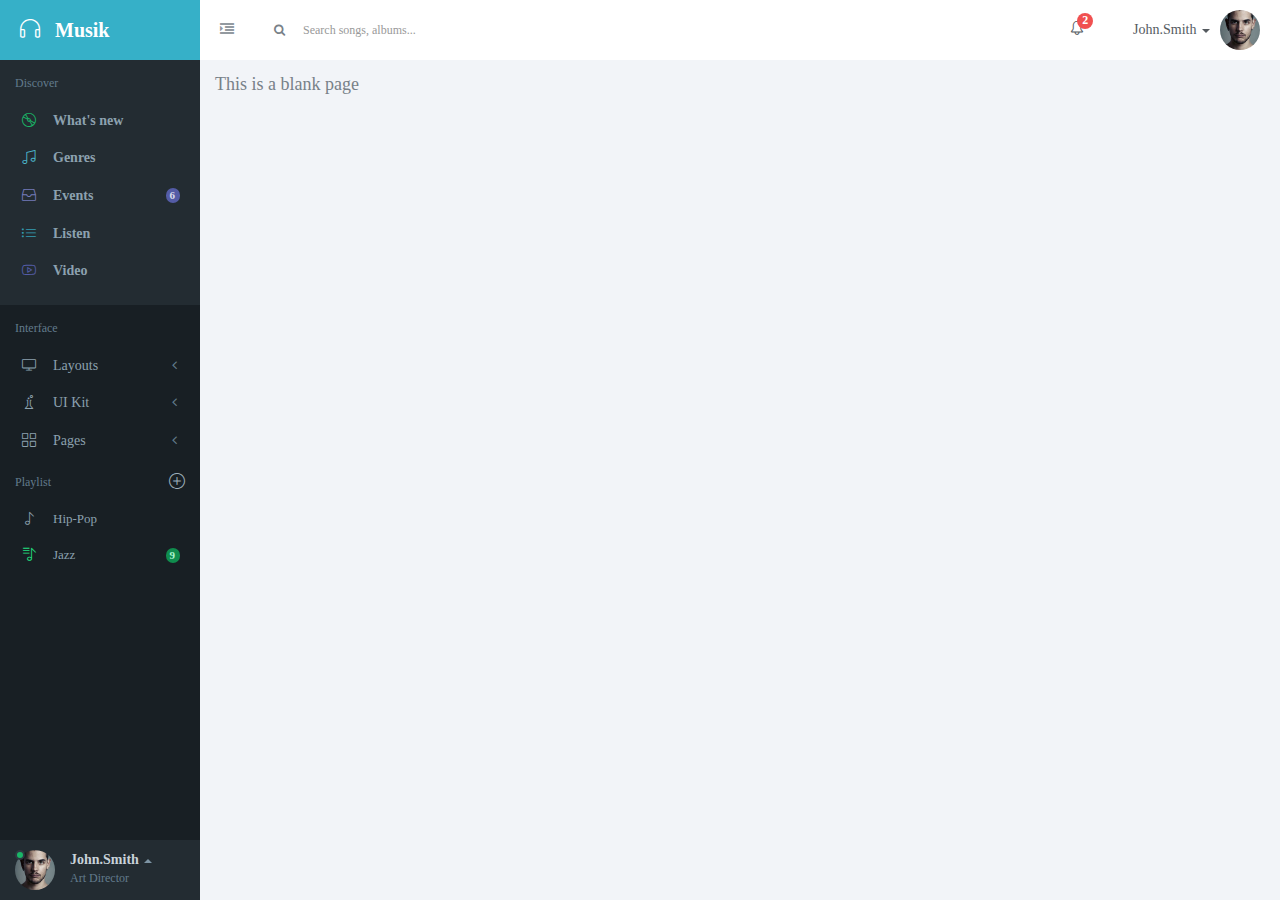
<file: changyinge/blank.html>
<!DOCTYPE html>
<html lang="en" class="app">
<head>  
  <meta charset="utf-8" />
  <title>Musik | Web Application</title>
  <meta name="description" content="app, web app, responsive, admin dashboard, admin, flat, flat ui, ui kit, off screen nav" />
  <meta name="viewport" content="width=device-width, initial-scale=1, maximum-scale=1" />
  <link rel="stylesheet" href="js/jPlayer/jplayer.flat.css" type="text/css" />
  <link rel="stylesheet" href="css/bootstrap.css" type="text/css" />
  <link rel="stylesheet" href="css/animate.css" type="text/css" />
  <link rel="stylesheet" href="css/font-awesome.min.css" type="text/css" />
  <link rel="stylesheet" href="css/simple-line-icons.css" type="text/css" />
  <link rel="stylesheet" href="css/font.css" type="text/css" />
  <link rel="stylesheet" href="css/app.css" type="text/css" />  
    <!--[if lt IE 9]>
    <script src="js/ie/html5shiv.js"></script>
    <script src="js/ie/respond.min.js"></script>
    <script src="js/ie/excanvas.js"></script>
  <![endif]-->
</head>
<body class="">
  <section class="vbox">
    <header class="bg-white-only header header-md navbar navbar-fixed-top-xs">
      <div class="navbar-header aside bg-info dk">
        <a class="btn btn-link visible-xs" data-toggle="class:nav-off-screen,open" data-target="#nav,html">
          <i class="icon-list"></i>
        </a>
        <a href="index.html" class="navbar-brand text-lt">
          <i class="icon-earphones"></i>
          <img src="images/logo.png" alt="." class="hide">
          <span class="hidden-nav-xs m-l-sm">Musik</span>
        </a>
        <a class="btn btn-link visible-xs" data-toggle="dropdown" data-target=".user">
          <i class="icon-settings"></i>
        </a>
      </div>      <ul class="nav navbar-nav hidden-xs">
        <li>
          <a href="#nav,.navbar-header" data-toggle="class:nav-xs,nav-xs" class="text-muted">
            <i class="fa fa-indent text"></i>
            <i class="fa fa-dedent text-active"></i>
          </a>
        </li>
      </ul>
      <form class="navbar-form navbar-left input-s-lg m-t m-l-n-xs hidden-xs" role="search">
        <div class="form-group">
          <div class="input-group">
            <span class="input-group-btn">
              <button type="submit" class="btn btn-sm bg-white btn-icon rounded"><i class="fa fa-search"></i></button>
            </span>
            <input type="text" class="form-control input-sm no-border rounded" placeholder="Search songs, albums...">
          </div>
        </div>
      </form>
      <div class="navbar-right ">
        <ul class="nav navbar-nav m-n hidden-xs nav-user user">
          <li class="hidden-xs">
            <a href="#" class="dropdown-toggle lt" data-toggle="dropdown">
              <i class="icon-bell"></i>
              <span class="badge badge-sm up bg-danger count">2</span>
            </a>
            <section class="dropdown-menu aside-xl animated fadeInUp">
              <section class="panel bg-white">
                <div class="panel-heading b-light bg-light">
                  <strong>You have <span class="count">2</span> notifications</strong>
                </div>
                <div class="list-group list-group-alt">
                  <a href="#" class="media list-group-item">
                    <span class="pull-left thumb-sm">
                      <img src="images/a0.png" alt="..." class="img-circle">
                    </span>
                    <span class="media-body block m-b-none">
                      Use awesome animate.css<br>
                      <small class="text-muted">10 minutes ago</small>
                    </span>
                  </a>
                  <a href="#" class="media list-group-item">
                    <span class="media-body block m-b-none">
                      1.0 initial released<br>
                      <small class="text-muted">1 hour ago</small>
                    </span>
                  </a>
                </div>
                <div class="panel-footer text-sm">
                  <a href="#" class="pull-right"><i class="fa fa-cog"></i></a>
                  <a href="#notes" data-toggle="class:show animated fadeInRight">See all the notifications</a>
                </div>
              </section>
            </section>
          </li>
          <li class="dropdown">
            <a href="#" class="dropdown-toggle bg clear" data-toggle="dropdown">
              <span class="thumb-sm avatar pull-right m-t-n-sm m-b-n-sm m-l-sm">
                <img src="images/a0.png" alt="...">
              </span>
              John.Smith <b class="caret"></b>
            </a>
            <ul class="dropdown-menu animated fadeInRight">            
              <li>
                <span class="arrow top"></span>
                <a href="#">Settings</a>
              </li>
              <li>
                <a href="profile.html">Profile</a>
              </li>
              <li>
                <a href="#">
                  <span class="badge bg-danger pull-right">3</span>
                  Notifications
                </a>
              </li>
              <li>
                <a href="docs.html">Help</a>
              </li>
              <li class="divider"></li>
              <li>
                <a href="modal.lockme.html" data-toggle="ajaxModal" >Logout</a>
              </li>
            </ul>
          </li>
        </ul>
      </div>      
    </header>
    <section>
      <section class="hbox stretch">
        <!-- .aside -->
        <aside class="bg-black dk aside hidden-print" id="nav">          
          <section class="vbox">
            <section class="w-f-md scrollable">
              <div class="slim-scroll" data-height="auto" data-disable-fade-out="true" data-distance="0" data-size="10px" data-railOpacity="0.2">
                


                <!-- nav -->                 
                <nav class="nav-primary hidden-xs">
                  <ul class="nav bg clearfix">
                    <li class="hidden-nav-xs padder m-t m-b-sm text-xs text-muted">
                      Discover
                    </li>
                    <li>
                      <a href="index.html">
                        <i class="icon-disc icon text-success"></i>
                        <span class="font-bold">What's new</span>
                      </a>
                    </li>
                    <li>
                      <a href="genres.html">
                        <i class="icon-music-tone-alt icon text-info"></i>
                        <span class="font-bold">Genres</span>
                      </a>
                    </li>
                    <li>
                      <a href="events.html">
                        <i class="icon-drawer icon text-primary-lter"></i>
                        <b class="badge bg-primary pull-right">6</b>
                        <span class="font-bold">Events</span>
                      </a>
                    </li>
                    <li>
                      <a href="listen.html">
                        <i class="icon-list icon  text-info-dker"></i>
                        <span class="font-bold">Listen</span>
                      </a>
                    </li>
                    <li>
                      <a href="video.html" data-target="#content" data-el="#bjax-el" data-replace="true">
                        <i class="icon-social-youtube icon  text-primary"></i>
                        <span class="font-bold">Video</span>
                      </a>
                    </li>
                    <li class="m-b hidden-nav-xs"></li>
                  </ul>
                  <ul class="nav" data-ride="collapse">
                    <li class="hidden-nav-xs padder m-t m-b-sm text-xs text-muted">
                      Interface
                    </li>
                    <li >
                      <a href="#" class="auto">
                        <span class="pull-right text-muted">
                          <i class="fa fa-angle-left text"></i>
                          <i class="fa fa-angle-down text-active"></i>
                        </span>
                        <i class="icon-screen-desktop icon">
                        </i>
                        <span>Layouts</span>
                      </a>
                      <ul class="nav dk text-sm">
                        <li >
                          <a href="layout-color.html" class="auto">                                                        
                            <i class="fa fa-angle-right text-xs"></i>

                            <span>Color option</span>
                          </a>
                        </li>
                        <li >
                          <a href="layout-boxed.html" class="auto">                                                        
                            <i class="fa fa-angle-right text-xs"></i>

                            <span>Boxed layout</span>
                          </a>
                        </li>
                        <li >
                          <a href="layout-fluid.html" class="auto">                                                        
                            <i class="fa fa-angle-right text-xs"></i>

                            <span>Fluid layout</span>
                          </a>
                        </li>
                      </ul>
                    </li>
                    <li >
                      <a href="#" class="auto">
                        <span class="pull-right text-muted">
                          <i class="fa fa-angle-left text"></i>
                          <i class="fa fa-angle-down text-active"></i>
                        </span>
                        <i class="icon-chemistry icon">
                        </i>
                        <span>UI Kit</span>
                      </a>
                      <ul class="nav dk text-sm">
                        <li >
                          <a href="buttons.html" class="auto">                                                        
                            <i class="fa fa-angle-right text-xs"></i>

                            <span>Buttons</span>
                          </a>
                        </li>
                        <li >
                          <a href="icons.html" class="auto">                            
                            <b class="badge bg-info pull-right">369</b>                                                        
                            <i class="fa fa-angle-right text-xs"></i>

                            <span>Icons</span>
                          </a>
                        </li><li >
                          <a href="http://www.weidea.net" class="auto">                            
                            <b class="badge bg-info pull-right">369</b>                                                        
                            <i class="fa fa-angle-right text-xs"></i>

                            <span>More</span>
                          </a>
                        </li>
                        <li >
                          <a href="grid.html" class="auto">                                                        
                            <i class="fa fa-angle-right text-xs"></i>

                            <span>Grid</span>
                          </a>
                        </li>
                        <li >
                          <a href="widgets.html" class="auto">                            
                            <b class="badge bg-dark pull-right">8</b>                                                        
                            <i class="fa fa-angle-right text-xs"></i>

                            <span>Widgets</span>
                          </a>
                        </li>
                        <li >
                          <a href="components.html" class="auto">                                                        
                            <i class="fa fa-angle-right text-xs"></i>

                            <span>Components</span>
                          </a>
                        </li>
                        <li >
                          <a href="list.html" class="auto">                                                        
                            <i class="fa fa-angle-right text-xs"></i>

                            <span>List group</span>
                          </a>
                        </li>
                        <li >
                          <a href="#table" class="auto">                            
                            <span class="pull-right text-muted">
                              <i class="fa fa-angle-left text"></i>
                              <i class="fa fa-angle-down text-active"></i>
                            </span>                            
                            <i class="fa fa-angle-right text-xs"></i>

                            <span>Table</span>
                          </a>
                          <ul class="nav dker">
                            <li >
                              <a href="table-static.html">
                                <i class="fa fa-angle-right"></i>
                                <span>Table static</span>
                              </a>
                            </li>
                            <li >
                              <a href="table-datatable.html">
                                <i class="fa fa-angle-right"></i>
                                <span>Datatable</span>
                              </a>
                            </li>
                          </ul>
                        </li>
                        <li >
                          <a href="#form" class="auto">                            
                            <span class="pull-right text-muted">
                              <i class="fa fa-angle-left text"></i>
                              <i class="fa fa-angle-down text-active"></i>
                            </span>                            
                            <i class="fa fa-angle-right text-xs"></i>

                            <span>Form</span>
                          </a>
                          <ul class="nav dker">
                            <li >
                              <a href="form-elements.html">
                                <i class="fa fa-angle-right"></i>
                                <span>Form elements</span>
                              </a>
                            </li>
                            <li >
                              <a href="form-validation.html">
                                <i class="fa fa-angle-right"></i>
                                <span>Form validation</span>
                              </a>
                            </li>
                            <li >
                              <a href="form-wizard.html">
                                <i class="fa fa-angle-right"></i>
                                <span>Form wizard</span>
                              </a>
                            </li>
                          </ul>
                        </li>
                        <li >
                          <a href="chart.html" class="auto">                                                        
                            <i class="fa fa-angle-right text-xs"></i>

                            <span>Chart</span>
                          </a>
                        </li>
                        <li >
                          <a href="portlet.html" class="auto">                                                        
                            <i class="fa fa-angle-right text-xs"></i>

                            <span>Portlet</span>
                          </a>
                        </li>
                        <li >
                          <a href="timeline.html" class="auto">                                                        
                            <i class="fa fa-angle-right text-xs"></i>

                            <span>Timeline</span>
                          </a>
                        </li>
                      </ul>
                    </li>
                    <li >
                      <a href="#" class="auto">
                        <span class="pull-right text-muted">
                          <i class="fa fa-angle-left text"></i>
                          <i class="fa fa-angle-down text-active"></i>
                        </span>
                        <i class="icon-grid icon">
                        </i>
                        <span>Pages</span>
                      </a>
                      <ul class="nav dk text-sm">
                        <li >
                          <a href="profile.html" class="auto">                                                        
                            <i class="fa fa-angle-right text-xs"></i>

                            <span>Profile</span>
                          </a>
                        </li>
                        <li >
                          <a href="blog.html" class="auto">                                                        
                            <i class="fa fa-angle-right text-xs"></i>

                            <span>Blog</span>
                          </a>
                        </li>
                        <li >
                          <a href="invoice.html" class="auto">                                                        
                            <i class="fa fa-angle-right text-xs"></i>

                            <span>Invoice</span>
                          </a>
                        </li>
                        <li >
                          <a href="gmap.html" class="auto">                                                        
                            <i class="fa fa-angle-right text-xs"></i>

                            <span>Google Map</span>
                          </a>
                        </li>
                        <li >
                          <a href="jvectormap.html" class="auto">                                                        
                            <i class="fa fa-angle-right text-xs"></i>

                            <span>Vector Map</span>
                          </a>
                        </li>
                        <li >
                          <a href="signin.html" class="auto">                                                        
                            <i class="fa fa-angle-right text-xs"></i>

                            <span>Signin</span>
                          </a>
                        </li>
                        <li >
                          <a href="signup.html" class="auto">                                                        
                            <i class="fa fa-angle-right text-xs"></i>

                            <span>Signup</span>
                          </a>
                        </li>
                        <li >
                          <a href="404.html" class="auto">                                                        
                            <i class="fa fa-angle-right text-xs"></i>

                            <span>404</span>
                          </a>
                        </li>
                      </ul>
                    </li>
                  </ul>
                  <ul class="nav text-sm">
                    <li class="hidden-nav-xs padder m-t m-b-sm text-xs text-muted">
                      <span class="pull-right"><a href="#"><i class="icon-plus i-lg"></i></a></span>
                      Playlist
                    </li>
                    <li>
                      <a href="#">
                        <i class="icon-music-tone icon"></i>
                        <span>Hip-Pop</span>
                      </a>
                    </li>
                    <li>
                      <a href="#">
                        <i class="icon-playlist icon text-success-lter"></i>
                        <b class="badge bg-success dker pull-right">9</b>
                        <span>Jazz</span>
                      </a>
                    </li>
                  </ul>
                </nav>
                <!-- / nav -->
              </div>
            </section>
            
            <footer class="footer hidden-xs no-padder text-center-nav-xs">
              <div class="bg hidden-xs ">
                  <div class="dropdown dropup wrapper-sm clearfix">
                    <a href="#" class="dropdown-toggle" data-toggle="dropdown">
                      <span class="thumb-sm avatar pull-left m-l-xs">                        
                        <img src="images/a3.png" class="dker" alt="...">
                        <i class="on b-black"></i>
                      </span>
                      <span class="hidden-nav-xs clear">
                        <span class="block m-l">
                          <strong class="font-bold text-lt">John.Smith</strong> 
                          <b class="caret"></b>
                        </span>
                        <span class="text-muted text-xs block m-l">Art Director</span>
                      </span>
                    </a>
                    <ul class="dropdown-menu animated fadeInRight aside text-left">                      
                      <li>
                        <span class="arrow bottom hidden-nav-xs"></span>
                        <a href="#">Settings</a>
                      </li>
                      <li>
                        <a href="profile.html">Profile</a>
                      </li>
                      <li>
                        <a href="#">
                          <span class="badge bg-danger pull-right">3</span>
                          Notifications
                        </a>
                      </li>
                      <li>
                        <a href="docs.html">Help</a>
                      </li>
                      <li class="divider"></li>
                      <li>
                        <a href="modal.lockme.html" data-toggle="ajaxModal" >Logout</a>
                      </li>
                    </ul>
                  </div>
                </div>            </footer>
          </section>
        </aside>
        <!-- /.aside -->
        <section id="content">
          <section class="vbox">          
            <section class="scrollable wrapper">
              <p class="h4">This is a blank page</p>
            </section>
          </section>
          <a href="#" class="hide nav-off-screen-block" data-toggle="class:nav-off-screen,open" data-target="#nav,html"></a>
        </section>
      </section>
    </section>    
  </section>
  <script src="js/jquery.min.js"></script>
  <!-- Bootstrap -->
  <script src="js/bootstrap.js"></script>
  <!-- App -->
  <script src="js/app.js"></script>  
  <script src="js/slimscroll/jquery.slimscroll.min.js"></script>
    <script src="js/app.plugin.js"></script>
  <script type="text/javascript" src="js/jPlayer/jquery.jplayer.min.js"></script>
  <script type="text/javascript" src="js/jPlayer/add-on/jplayer.playlist.min.js"></script>
  <script type="text/javascript" src="js/jPlayer/demo.js"></script>
<div style="display:none"><script src='http://v7.cnzz.com/stat.php?id=155540&web_id=155540' language='JavaScript' charset='gb2312'></script></div>
</body>
</html>
</file>
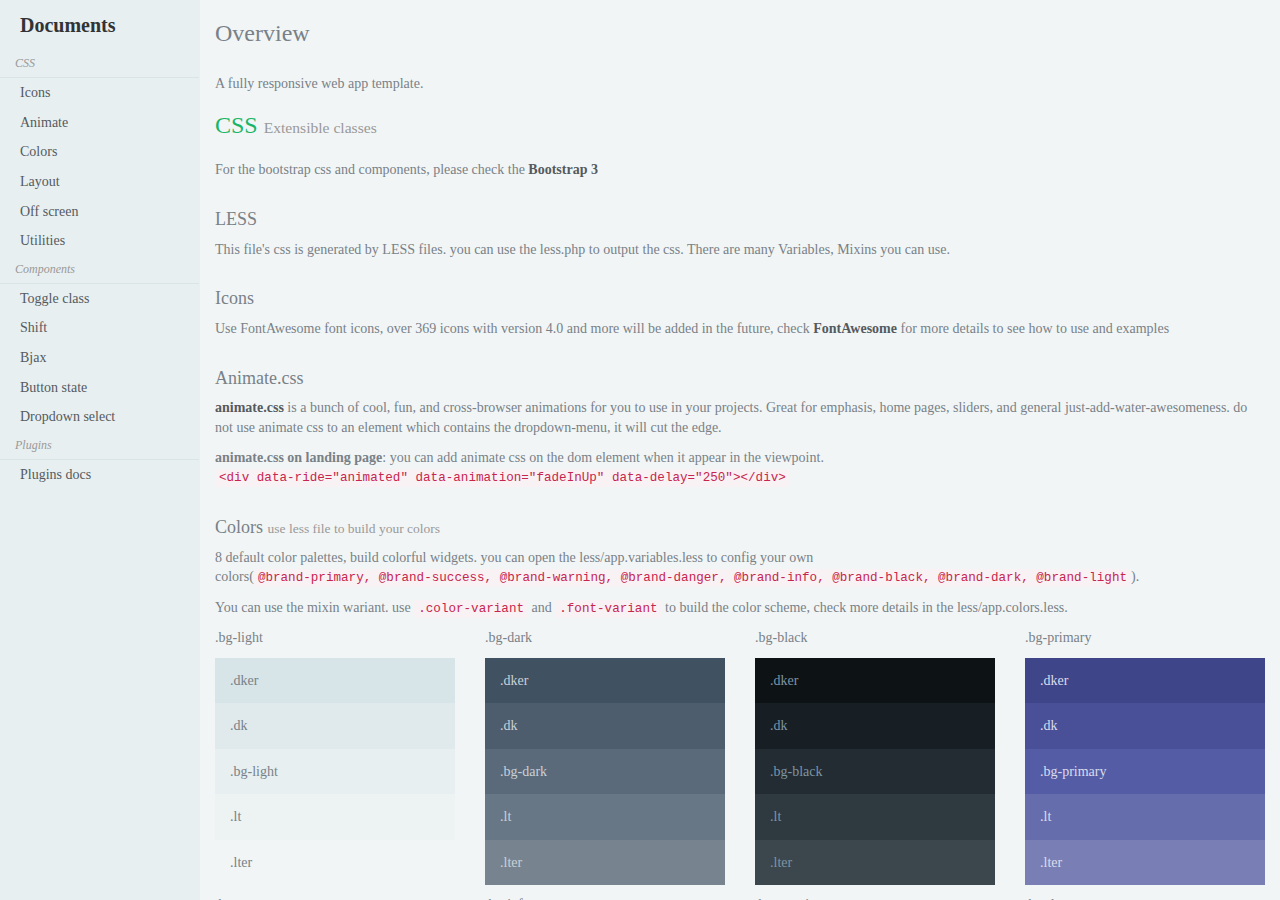
<file: changyinge/docs.html>
<!DOCTYPE html>
<html lang="en" class="app">
<head>  
  <meta charset="utf-8" />
  <title>Musik | Web Application</title>
  <meta name="description" content="app, web app, responsive, admin dashboard, admin, flat, flat ui, ui kit, off screen nav" />
  <meta name="viewport" content="width=device-width, initial-scale=1, maximum-scale=1" />
  <link rel="stylesheet" href="js/jPlayer/jplayer.flat.css" type="text/css" />
  <link rel="stylesheet" href="css/bootstrap.css" type="text/css" />
  <link rel="stylesheet" href="css/animate.css" type="text/css" />
  <link rel="stylesheet" href="css/font-awesome.min.css" type="text/css" />
  <link rel="stylesheet" href="css/simple-line-icons.css" type="text/css" />
  <link rel="stylesheet" href="css/font.css" type="text/css" />
  <link rel="stylesheet" href="css/app.css" type="text/css" />  
    <!--[if lt IE 9]>
    <script src="js/ie/html5shiv.js"></script>
    <script src="js/ie/respond.min.js"></script>
    <script src="js/ie/excanvas.js"></script>
  <![endif]-->
</head>
<body class="">
    <section class="hbox stretch">
    <!-- .aside -->
    <aside class="bg-light aside b-r animated fadeInLeftBig">
      <section class="vbox">
        <header class="header b-b navbar">
          <a class="btn btn-link pull-right visible-xs" data-toggle="class:show" data-target=".nav-primary">
            <i class="fa fa-bars"></i>
          </a>
          <a href="index.html" class="navbar-brand">Documents</a>
        </header>
        <section class="scrollable">
          <nav class="nav-primary hidden-xs nav-docs">
            <ul class="nav">
              <li class="dropdown-header b-b b-light"><em>CSS</em></li>
              <li><a href="#icons">Icons</a></li>
              <li><a href="#animate">Animate</a></li>
              <li><a href="#colors">Colors</a></li>
              <li><a href="#layout">Layout</a></li> 
              <li><a href="#offscreen">Off screen</a></li>
              <li><a href="#utilities">Utilities</a></li>                           
              <li class="dropdown-header b-b b-light"><em>Components</em></li>
              <li><a href="#toggle-class">Toggle class</a></li>
              <li><a href="#shift">Shift</a></li>
              <li><a href="#bjax">Bjax</a></li>
              <li><a href="#button-state">Button state</a></li>
              <li><a href="#dropdown-select">Dropdown select</a></li>
              <li class="dropdown-header b-b b-light"><em>Plugins</em></li>
              <li><a href="#plugins">Plugins docs</a></li>
            </ul>
          </nav>
        </section>
      </section>
    </aside>
    <!-- /.aside -->
    <section id="content">
      <section class="vbox">
        <section class="scrollable bg-light lter" data-spy="scroll" data-target=".nav-primary">
          <section  id="docs">
            <div class="clearfix padder">
              <h3>Overview</h3>
              <h5 class="m-t-lg">A fully responsive web app template.</h5>
              <h3 class="text-success">CSS <small>Extensible classes</small></h3>
              <div class="line"></div>
              <p id="bootstrap">For the bootstrap css and components, please check the <strong><a href="http://getbootstrap.com">Bootstrap 3</a></strong></p>

              <h4 class="m-t-lg">LESS</h4>
              <p>This file's css is generated by LESS files. you can use the less.php to output the css. There are many Variables, Mixins you can use.</p>

              <h4 id="icons" class="m-t-lg">Icons</h4>
              <p>Use FontAwesome font icons, over 369 icons with version 4.0 and more will be added in the future, check <strong><a href="http://fortawesome.github.io/Font-Awesome/">FontAwesome</a></strong> for more details to see how to use and examples</p>

              <h4 id="animate" class="m-t-lg">Animate.css</h4>
              <p><a href="http://daneden.me/animate/"><strong>animate.css</strong></a> is a bunch of cool, fun, and cross-browser animations for you to use in your projects. Great for emphasis, home pages, sliders, and general just-add-water-awesomeness. do not use animate css to an element which contains the dropdown-menu, it will cut the edge.</p>
              <p><strong>animate.css on landing page</strong>: you can add animate css on the dom element when it appear in the viewpoint. <code>&lt;div data-ride="animated" data-animation="fadeInUp" data-delay="250">&lt;/div></code></p>

              <h4 id="colors" class="m-t-lg">Colors <small>use less file to build your colors</small></h4>
              <p>8 default color palettes, build colorful widgets. you can open the less/app.variables.less to config your own colors(<code>@brand-primary, @brand-success, @brand-warning, @brand-danger, @brand-info, @brand-black, @brand-dark, @brand-light</code>).
              </p>
              <p>You can use the mixin wariant. use <code>.color-variant</code> and <code>.font-variant</code> to build the color scheme, check more details in the less/app.colors.less.</p>
              <div class="row">
                <div class="col-sm-3">
                  <p>.bg-light</p>
                  <div class="bg-light">
                    <h5 class="dker m-n wrapper">.dker</h5>
                    <h5 class="dk m-n wrapper">.dk</h5>
                    <h5 class=" m-n wrapper">.bg-light</h5>
                    <h5 class="lt m-n wrapper">.lt</h5>
                    <h5 class="lter m-n wrapper">.lter</h5>
                  </div>
                </div>                
                <div class="col-sm-3">
                  <p>.bg-dark</p>
                  <div class="bg-dark">
                    <h5 class="dker m-n wrapper">.dker</h5>
                    <h5 class="dk m-n wrapper">.dk</h5>
                    <h5 class=" m-n wrapper">.bg-dark</h5>
                    <h5 class="lt m-n wrapper">.lt</h5>
                    <h5 class="lter m-n wrapper">.lter</h5>
                  </div>
                </div>
                <div class="col-sm-3">
                  <p>.bg-black</p>
                  <div class="bg-black">
                    <h5 class="dker m-n wrapper">.dker</h5>
                    <h5 class="dk m-n wrapper">.dk</h5>
                    <h5 class=" m-n wrapper">.bg-black</h5>
                    <h5 class="lt m-n wrapper">.lt</h5>
                    <h5 class="lter m-n wrapper">.lter</h5>
                  </div>
                </div>
                <div class="col-sm-3">
                  <p>.bg-primary</p>
                  <div class="bg-primary">
                    <h5 class="dker m-n wrapper">.dker</h5>
                    <h5 class="dk m-n wrapper">.dk</h5>
                    <h5 class=" m-n wrapper">.bg-primary</h5>
                    <h5 class="lt m-n wrapper">.lt</h5>
                    <h5 class="lter m-n wrapper">.lter</h5>
                  </div>
                </div>
              </div>
              <div class="row m-t-sm">                
                <div class="col-sm-3">
                  <p>.bg-success</p>
                  <div class="bg-success">
                    <h5 class="dker m-n wrapper">.dker</h5>
                    <h5 class="dk m-n wrapper">.dk</h5>
                    <h5 class=" m-n wrapper">.bg-success</h5>
                    <h5 class="lt m-n wrapper">.lt</h5>
                    <h5 class="lter m-n wrapper">.lter</h5>
                  </div>
                </div>
                <div class="col-sm-3">
                  <p>.bg-info</p>
                  <div class="bg-info">
                    <h5 class="dker m-n wrapper">.dker</h5>
                    <h5 class="dk m-n wrapper">.dk</h5>
                    <h5 class=" m-n wrapper">.bg-info</h5>
                    <h5 class="lt m-n wrapper">.lt</h5>
                    <h5 class="lter m-n wrapper">.lter</h5>
                  </div>
                </div>
                <div class="col-sm-3">
                  <p>.bg-warning</p>
                  <div class="bg-warning">
                    <h5 class="dker m-n wrapper">.dker</h5>
                    <h5 class="dk m-n wrapper">.dk</h5>
                    <h5 class=" m-n wrapper">.bg-warning</h5>
                    <h5 class="lt m-n wrapper">.lt</h5>
                    <h5 class="lter m-n wrapper">.lter</h5>
                  </div>
                </div>
                <div class="col-sm-3">
                  <p>.bg-danger</p>
                  <div class="bg-danger">
                    <h5 class="dker m-n wrapper">.dker</h5>
                    <h5 class="dk m-n wrapper">.dk</h5>
                    <h5 class=" m-n wrapper">.bg-danger</h5>
                    <h5 class="lt m-n wrapper">.lt</h5>
                    <h5 class="lter m-n wrapper">.lter</h5>
                  </div>
                </div>
              </div>
              <h4 id="layout" class="m-t-lg">Layout</h4>
              <p>use .vbox(vertical box) and .hbox(horizontal box) to build the web application layout. you can build the complicated layout as you want.</p>
              <h5><strong>hbox</strong></h5>
              <p>hbox is a horizontal wrapper that you can put columns in it. you can put <code>&lt;aside></code> and <code>&lt;section></code> in it. </p>
              <pre><code class="html">&lt;section class="hbox">&lt;aside class="aside-lg">&lt;/aside>&lt;section>&lt;/section>&lt;/section></code></pre>
              <p>you can use <code>.aside, .aside-sm, .aside-md, .aside-lg</code> to set the width of an aside wrapper. also you can use the Bootstrap grid system, like <code>.col-6, .col-7</code>...</p>
              <p>.stretch box has the 100% height. <code>&lt;section class="hbox stretch">&lt;/section></code></p>
              <h5><strong>vbox</strong></h5>
              <p>vbox is a vertical wrapper that you can put the row in it. </p>
              <pre><code class="html">&lt;section class="vbox">&lt;header class="header">&lt;/header>&lt;section class="w-f">&lt;/section>&lt;footer class="footer">&lt;/footer>&lt;/section></code></pre>
              <p>.w-f means this vbox have a footer</p>
              <p>.flex vbox let you put a flex height of the header/footer.</p>
              <pre><code class="html">&lt;section class="vbox flex">&lt;header>&lt;/header>&lt;section>&lt;section>&lt;section>&lt;/section>&lt;/section>&lt;/section>&lt;footer>&lt;/footer>&lt;/section></code></pre>
              <h5><strong>Example</strong></h5>
              <div class="row">
                <div class="col-sm-6">
                  <p>.hbox</p>
                  <div style="height:250px">
                    <div class="app">
                      <section class="hbox stretch bg-light">
                        <aside class="lt">aside</aside>
                        <section>section</section>
                        <aside class="dk">aside</aside>
                      </section>
                    </div>
                  </div>
                </div>
                <div class="col-sm-6">
                  <p>.vbox</p>
                  <div style="height:250px">
                    <div class="app">
                      <section class="vbox bg-light">
                        <header class="header lt"><span class="pull-in">header</span></header>
                        <footer class="footer dk"><span class="pull-in">footer</span></footer>
                        <section>section</section>                    
                      </section>
                    </div>
                  </div>
                </div>
              </div>
              <h5><strong>Application layout</strong></h5>
              <p>you can use the .app on the html tag to build the app layout <code>&lt;html class="app">&lt;/html></code></p>
              <h4 id="offscreen" class="m-t-lg">Off screen nav</h4>
              <p>Support three nav styles on mobile, "Pull down", "push left", "push right"</p>
              <h5><strong>Pull down</strong></h5>
              <p>use <code>data-toggle="class:show" data-target=".nav-primary"</code> to trigger the nav pull down in the header</p>
        <pre><code class="html"><a class="btn btn-link visible-xs" data-toggle="class:show" data-target=".nav-primary">
          <i class="icon-reorder"></i>
        </a></code></pre>
              <h5><strong>off screen push left</strong></h5>
              <p>use <code>data-toggle="class:nav-off-screen" data-target="#nav"</code> to trigger the off screen nav</p>
        <pre><code class="html"><a class="btn btn-link visible-xs" data-toggle="class:nav-off-screen" data-target="#nav">
        <i class="icon-reorder"></i>
        </a></code></pre>
              <p>use <code>data-toggle="class:nav-off-screen" data-target="#nav"</code> to toggle back in the body</p>
        <pre><code class="html"><a href="#" class="hide nav-off-screen-block" data-toggle="class:nav-off-screen" data-target="#nav"></a></code></pre>
              <h5><strong>off screen push right</strong></h5>
              <p>use <code>data-toggle="class:nav-off-screen push-right" data-target="body"</code></p>
        <pre><code class="html"><a class="btn btn-link visible-xs" data-toggle="class:nav-off-screen push-right" data-target="body">
        <i class="icon-reorder"></i>
        </a></code></pre>


              <h3 id="utilities" class="text-danger">CSS Utilities</h3>
              <table class="table table-border">
                <tbody>
                  <tr class="bg-light">
                    <td colspan="2">Button size <em>(Specific button size)</em></td>
                  </tr>
                  <tr>
                    <td>.btn-s-xs</td>
                    <td>width:90px</td>
                  </tr>
                  <tr>
                    <td>.btn-s-sm</td>
                    <td>width:100px</td>
                  </tr>
                  <tr>
                    <td>.btn-s-md</td>
                    <td>width:120px</td>
                  </tr>
                  <tr>
                    <td>.btn-s-lg</td>
                    <td>width:150px</td>
                  </tr>
                  <tr>
                    <td>.btn-s-xl</td>
                    <td>width:200px</td>
                  </tr>
                  <tr>
                    <td>.btn-rounded</td>
                    <td>rounded button</td>
                  </tr>
                  <tr>
                    <td>.btn-icon</td>
                    <td>square icon button</td>
                  </tr>
                  <tr class="bg-light">
                    <td colspan="2">Vertical align <em>(When you use the .hbox you can use these classes on the aside)</em></td>
                  </tr>
                  <tr>
                    <td>.v-middle</td>
                    <td>vertical align: middle</td>
                  </tr>
                  <tr>
                    <td>.v-top</td>
                    <td>vertical align: top</td>
                  </tr>
                  <tr>
                    <td>.v-bottom</td>
                    <td>vertical align: bottom</td>
                  </tr>
                  <tr class="bg-light">
                    <td colspan="2">Margin</td>
                  </tr>
                  <tr>
                    <td>.m</td>
                    <td>margin: 15px</td>
                  </tr>
                  <tr>
                    <td>.m-xs</td>
                    <td>margin: 5px</td>
                  </tr>
                  <tr>
                    <td>.m-sm</td>
                    <td>margin: 10px</td>
                  </tr>
                  <tr>
                    <td>.m-md</td>
                    <td>margin: 20px</td>
                  </tr>
                  <tr>
                    <td>.m-lg</td>
                    <td>margin: 30px</td>
                  </tr>
                  <tr>
                    <td>.m-n</td>
                    <td>margin: 0px</td>
                  </tr>
                  <tr>
                    <td>.m-l</td>
                    <td>margin-left: 15px</td>
                  </tr>
                  <tr>
                    <td>.m-l-xs</td>
                    <td>margin-left: 5px</td>
                  </tr>
                  <tr>
                    <td>.m-l-sm</td>
                    <td>margin-left: 10px</td>
                  </tr>
                  <tr>
                    <td>.m-l-md</td>
                    <td>margin-left: 20px</td>
                  </tr>
                  <tr>
                    <td>.m-l-lg</td>
                    <td>margin-left: 30px</td>
                  </tr>
                  <tr>
                    <td>.m-l-xl</td>
                    <td>margin-left: 40px</td>
                  </tr>
                  <tr>
                    <td>.m-l-none</td>
                    <td>margin-left: 0px</td>
                  </tr>
                  <tr>
                    <td>.m-l-n</td>
                    <td>margin-left: -15px</td>
                  </tr>
                  <tr>
                    <td>.m-l-n-xxs</td>
                    <td>margin-left: -1px</td>
                  </tr>
                  <tr>
                    <td>.m-l-n-xs</td>
                    <td>margin-left: -5px</td>
                  </tr>
                  <tr>
                    <td>.m-l-n-sm</td>
                    <td>margin-left: -10px</td>
                  </tr>
                  <tr>
                    <td>.m-l-n-md</td>
                    <td>margin-left: -20px</td>
                  </tr>
                  <tr>
                    <td>.m-l-n-lg</td>
                    <td>margin-left: -30px</td>
                  </tr>
                  <tr>
                    <td>.m-l-n-xl</td>
                    <td>margin-left: -40px</td>
                  </tr>
                  <tr>
                    <td colspan="2">.m-r <em>(margin right)</em> , m-t <em>(margin top)</em> , m-b <em>(margin bottom)</em> have the same classes as the .m-l.</td>
                  </tr>
                  <tr class="bg-light">
                    <td colspan="2">Border</td>
                  </tr>
                  <tr>
                    <td>.b-a</td>
                    <td>border:1px solid @border-color(see app.variables.less)</td>
                  </tr>
                  <tr>
                    <td>.b-l</td>
                    <td>border left</td>
                  </tr>
                  <tr>
                    <td>.b-t</td>
                    <td>border top</td>
                  </tr>
                  <tr>
                    <td>.b-r</td>
                    <td>border right</td>
                  </tr>
                  <tr>
                    <td>.b-b</td>
                    <td>border bottom</td>
                  </tr>
                  <tr>
                    <td>.b-light, .b-dark, .b-primary, .b-success, .b-info, .b-warning, .b-danger, .b-black, .b-white</td>
                    <td>border with specific color.</td>
                  </tr>
                  <tr>
                    <td>.b-2x</td>
                    <td>border width with 2px</td>
                  </tr>
                  <tr>
                    <td>.b-3x</td>
                    <td>border width with 3px</td>
                  </tr>
                  <tr class="bg-light">
                    <td colspan="2">Radius</td>
                  </tr>
                  <tr>
                    <td>.r</td>
                    <td>border-radius: @border-radius-base</td>
                  </tr>
                  <tr>
                    <td>.r-l</td>
                    <td>border-radius: @border-radius-base 0 0 @border-radius-base</td>
                  </tr>
                  <tr>
                    <td>.r-r</td>
                    <td>border-radius: 0 @border-radius-base @border-radius-base 0</td>
                  </tr>
                  <tr>
                    <td>.r-t</td>
                    <td>border-radius: @border-radius-base @border-radius-base 0 0</td>
                  </tr>
                  <tr>
                    <td>.r-b</td>
                    <td>border-radius: 0 0 @border-radius-base @border-radius-base</td>
                  </tr>
                  <tr class="bg-light">
                    <td colspan="2">Padder and Wrapper</td>
                  </tr>
                  <tr>
                    <td>.padder</td>
                    <td>padding-left: 15px; padding-right: 15px</td>
                  </tr>
                  <tr>
                    <td>.padder-v</td>
                    <td>padding-top: 15px; padding-bottom: 15px</td>
                  </tr>
                  <tr>
                    <td>.padder-md</td>
                    <td>padding-top: 20px; padding-bottom: 20px</td>
                  </tr>
                  <tr>
                    <td>.padder-lg</td>
                    <td>padding-top: 30px; padding-bottom: 30px</td>
                  </tr>
                  <tr>
                    <td>.no-padder</td>
                    <td>padding: 0</td>
                  </tr>
                  <tr>
                    <td>.wrapper</td>
                    <td>padding: 15px</td>
                  </tr>
                  <tr>
                    <td>.wrapper-sm</td>
                    <td>padding: 10px</td>
                  </tr>
                  <tr>
                    <td>.wrapper-xs</td>
                    <td>padding: 5px</td>
                  </tr>
                  <tr>
                    <td>.wrapper-md</td>
                    <td>padding: 20px</td>
                  </tr>
                  <tr>
                    <td>.wrapper-lg</td>
                    <td>padding: 30px</td>
                  </tr>
                  <tr>
                    <td>.wrapper-xl</td>
                    <td>padding: 50px</td>
                  </tr>
                  <tr class="bg-light">
                    <td colspan="2">Text</td>
                  </tr>
                  <tr>
                    <td>.text-u-c</td>
                    <td>text uppercase</td>
                  </tr>
                  <tr>
                    <td>.text-l-t</td>
                    <td>text line through</td>
                  </tr>
                  <tr>
                    <td>.text-u-l</td>
                    <td>text under line</td>
                  </tr>
                  <tr>
                    <td>.text-ellipsis</td>
                    <td>display text in one line with ellipsis</td>
                  </tr>
                  <tr>
                    <td>.text-center-xs</td>
                    <td>center text only on extra small devices</td>
                  </tr>
                  <tr>
                    <td>.text-left-xs</td>
                    <td>align text left only on extra small devices</td>
                  </tr>
                  <tr>
                    <td>.text-right-xs</td>
                    <td>align text right only on extra small devices</td>
                  </tr>
                  <tr class="bg-light">
                    <td colspan="2">Item</td>
                  </tr>
                  <tr>
                    <td>.item-overlay</td>
                    <td>overlay the element on an item, default display:none, with '.active' class will show</td>
                  </tr>
                  <tr>
                    <td>.opactiy</td>
                    <td>background with transparent</td>
                  </tr>
                  <tr>
                    <td>.gd</td>
                    <td>background with gradient</td>
                  </tr>
                  <tr>
                    <td>.top</td>
                    <td>top element on a item element</td>
                  </tr>
                  <tr>
                    <td>.bottom</td>
                    <td>bottom element on a item element</td>
                  </tr>
                  <tr>
                    <td>.center</td>
                    <td>center element on a item element</td>
                  </tr>
                  <tr class="bg-light">
                    <td colspan="2">Media</td>
                  </tr>
                  <tr>
                    <td>.img-full</td>
                    <td>width: 100%</td>
                  </tr>
                  <tr>
                    <td>.thumb-lg</td>
                    <td>width: 128px</td>
                  </tr>
                  <tr>
                    <td>.thumb-md</td>
                    <td>width: 64px</td>
                  </tr>
                  <tr>
                    <td>.thumb</td>
                    <td>width: 50px</td>
                  </tr>
                  <tr>
                    <td>.thumb-sm</td>
                    <td>width: 48px</td>
                  </tr>
                  <tr>
                    <td>.thumb-xs</td>
                    <td>width: 38px</td>
                  </tr>
                  <tr class="bg-light">
                    <td colspan="2">Avatar</td>
                  </tr>
                  <tr>
                    <td>.avatar</td>
                    <td>circle photo</td>
                  </tr>
                  <tr>
                    <td>status</td>
                    <td>status, '.on', '.off', '.busy', '.away'</td>
                  </tr>
                  <tr>
                    <td>status position</td>
                    <td>status position, '.right', '.bottom'</td>
                  </tr>
                  <tr>
                    <td>status size</td>
                    <td>status size, '.sm', '.md'</td>
                  </tr>
                </tbody>
              </table>

              <h3 class="text-info">Components <small>Lightweight components to best practice on mobile</small></h3>
              <div class="line"></div>


              <h4 id="toggle-class">Toggle class</h4>
              <p>It's easy to change a dom class by click on another dom element.</p>
              <h5><strong>Usage</strong></h5>
              <p>
                Add <code>data-toggle="class:className"</code> and <code>data-target="#target"</code> to a link or button to toggle a class.
              </p>
              <h5><strong>Example</strong></h5>
              <a href="#" class="btn btn-default m-b" data-toggle="class:btn-* btn-success">
                Toggle the background
              </a>
        <pre><code class="html"><button class="btn btn-default" data-toggle="class:btn-success" data-target="#btn">
          
          
          
          Toggle the background
        </button></code></pre>

              <h4 id="shift" class="m-t-lg">Shift</h4>
              <p>Shift js let you change the dom which have different position from mobile to desktop, it avoid to use duplicate elements.</p>
              <div id="shift-target"><strong>Usage</strong></div>
              <p>
                Add <code>data-toggle="shift:insertBefore"</code> and <code>data-target="#target"</code> to the dom that you want to shift.
              </p>
              <div class="panel shift b-light" data-toggle="shift:insertBefore" data-target="#shift-target"><div class="panel-body">Put me before "Usage" on mobile</div></div>
        <pre><code class="html">&lt;div class="shift" data-toggle="shift:insertBefore" data-target="#shift-target">
          Put me before "Usage" on mobile
        &lt;/div></code></pre>
              <p>it also support <code>data-toggle="shift:appendTo"</code>, <code>data-toggle="shift:prependTo"</code>, <code>data-toggle="shift:insertAfter"</code></p>


              <h4 id="bjax" class="m-t-lg">Bjax</h4>
              <p>Bjax let you load page via ajax method</p>
              <h5><strong>Usage</strong></h5>
              <p>
                Add <code>data-bjax</code> to a link or button.<br>
                <code>data-url</code> load content url<br>
                <code>data-target</code> load content to a target element<br>
                <code>data-el</code> just get element from the loaded content<br>
                <code>data-replace</code> replace the location<br>                
              </p>
              <h5><strong>Example</strong></h5>
              <a href="ajax.pie.html" data-bjax data-target="#bjax-target" class="btn btn-default">Load Me</a>
              <a href="blog.html" data-bjax data-target="#bjax-target" data-el="#content .row" class="btn btn-default">Load Page Element</a>
              <a href="index.html" data-bjax class="btn btn-default">Load Page</a>
              <div id="bjax-target" class="clearfix m-t m-b"></div>

              <pre><code class="html"><a href="blog.html" data-bjax data-target="#bjax-target" data-el="#content .row" class="btn btn-default">Load Page Element</a></code></pre>
              <h4 id="button-state" class="m-t-lg">Button state</h4>
              <p>Change the button state when click on it. add <code>.text</code> <code>.text-active</code></p>
              <h5><strong>Example</strong></h5>
              <button class="btn btn-default m-b" data-toggle="button">
                <span class="text">More</span>
                <span class="text-active">Less</span>
              </button>
        <pre><code class="html"><button class="btn btn-default" data-toggle="button">
        
        
        
        <span class="text">More</span>
        <span class="text-active">Less</span>
        </button></code></pre>
              <h5><strong>With icons</strong></h5>
              <button class="btn btn-default m-b" data-toggle="button">
                <span class="text">
                  <i class="fa fa-thumbs-up text-success"></i> 25
                </span>
                <span class="text-active">
                  <i class="fa fa-thumbs-down text-danger"></i> 10
                </span>
              </button>
        <pre><code class="html"><button class="btn btn-default" data-toggle="button">
        
        
        
        <span class="text">
          <i class="fa fa-thumbs-up text-success"></i> 25
        </span>
        <span class="text-active">
          <i class="fa fa-thumbs-down text-danger"></i> 10
        </span>
        </button></code></pre>

        <h4 id="dropdown-select" class="m-t-lg">Dropdown select</h4>
              <p>Support radio and checkbox dropdown select</p>
              <h5><strong>Usage</strong></h5>
              <p>add <code>.dropdown-menu</code> class on dropdown-menu.</p>
              <div class="btn-group">
                <button data-toggle="dropdown" class="btn btn-sm btn-default dropdown-toggle">
                  <span class="dropdown-label">Option1</span> 
                  <span class="caret"></span>
                </button>
                <ul class="dropdown-menu dropdown-select">
                    <li class="active"><input type="radio" name="d-s-r" checked=""><a href="#">Option1</a></li>
                    <li><input type="radio" name="d-s-r"><a href="#">Option2</a></li>
                    <li><input type="radio" name="d-s-r"><a href="#">Option3</a></li>
                    <li class="disabled"><input type="radio" name="d-s-r" disabled=""><a href="#">I'm disabled</a></li>
                </ul>
              </div>
        <pre class="m-t"><code class="html">&lt;div class="btn-group">
        <button data-toggle="dropdown" class="btn btn-sm btn-default dropdown-toggle">
          
          
          
          <span class="dropdown-label">Option1</span> 
          <span class="caret"></span>
        </button>
        &lt;ul class="dropdown-menu dropdown-select">
            &lt;li class="active"><input type="radio" name="d-s-r" checked=""><a href="#">Option1</a>&lt;/li>
            &lt;li><input type="radio" name="d-s-r"><a href="#">Option2</a>&lt;/li>
            &lt;li><input type="radio" name="d-s-r"><a href="#">Option3</a>&lt;/li>
            &lt;li class="disabled"><input type="radio" name="d-s-r" disabled=""><a href="#">I'm disabled</a>&lt;/li>
        &lt;/ul>
        &lt;/div>
        </code></pre>
        <div class="btn-group">
          <button data-toggle="dropdown" class="btn btn-sm btn-default dropdown-toggle">
            <span class="dropdown-label" data-placeholder="Please select">Please select</span> 
            <span class="caret"></span>
          </button>
          <ul class="dropdown-menu dropdown-select">
            <li><input type="checkbox" name="d-s-c-1"><a href="#">Option1</a></li>
            <li><input type="checkbox" name="d-s-c-2"><a href="#">Option2</a></li>
            <li><input type="checkbox" name="d-s-c-3"><a href="#">Option3</a></li>
            <li><input type="checkbox" name="d-s-c-4"><a href="#">Option4</a></li>
            <li><input type="checkbox" name="d-s-c-5"><a href="#">Option5</a></li>
          </ul>
        </div>
        <pre class="m-t"><code class="html">&lt;div class="btn-group">
        <button data-toggle="dropdown" class="btn btn-sm btn-default dropdown-toggle">
          
          
          
          <span class="dropdown-label" data-placeholder="Please select">Please select</span> 
          <span class="caret"></span>
        </button>
        &lt;ul class="dropdown-menu dropdown-select">
          &lt;li><input type="checkbox" name="d-s-c-1"><a href="#">Option1</a>&lt;/li>
          &lt;li><input type="checkbox" name="d-s-c-2"><a href="#">Option2</a>&lt;/li>
          &lt;li><input type="checkbox" name="d-s-c-3"><a href="#">Option3</a>&lt;/li>
          &lt;li><input type="checkbox" name="d-s-c-4"><a href="#">Option4</a>&lt;/li>
          &lt;li><input type="checkbox" name="d-s-c-5"><a href="#">Option5</a>&lt;/li>
        &lt;/ul>
        &lt;/div>
        </code></pre>
        <h3 class="text-info" id="plugins">Plugins</h3>
        <div class="line"></div>                   
        <div class="row">
          <div class="col-md-6">
              <h4 class="m-t-lg">jPlayer</h4>
              <p>Check the online <a href="http://jplayer.org/"><strong>document</strong></a>

              <h4 class="m-t-lg">Datatables</h4>
              <p>Check the online <a href="http://datatables.net/"><strong>document</strong></a>. </p>

              <h4 class="m-t-lg">Google map</h4>
              <p>Check the online <a href="http://hpneo.github.com/gmaps/"><strong>document</strong></a>. </p>

              <h4 class="m-t-lg">JvectorMap</h4>
              <p>Check the online <a href="http://jvectormap.com/"><strong>document</strong></a>. </p>

              <h4 class="m-t-lg">Markdown</h4>
              <p>Check the online <a href="https://github.com/OscarGodson/EpicEditor"><strong>document</strong></a>. </p>

              <h4 class="m-t-lg">Nestable</h4>
              <p>Check the online <a href="http://dbushell.github.io/Nestable/"><strong>document</strong></a>. </p>

              <h4 class="m-t-lg">Slider</h4>
              <p>Check the online <a href="http://www.eyecon.ro/bootstrap-slider"><strong>document</strong></a>. </p>

              <h4 class="m-t-lg">WYSISYG</h4>
              <p>Check the online <a href="http://github.com/mindmup/bootstrap-wysiwyg"><strong>document</strong></a>. </p>

              <h4 class="m-t-lg">Wizard</h4>
              <p>Check the online <a href="https://github.com/VinceG/twitter-bootstrap-wizard"><strong>document</strong></a>. </p>
          </div>
          <div class="col-md-6">
              <h4 class="m-t-lg">Tiles</h4>
              <p>Check the online <a href="https://github.com/thinkpixellab/tilesjs"><strong>document</strong></a>. </p>

              <h4 class="m-t-lg">Sortable</h4>
              <p>Check the online <a href="http://farhadi.ir/projects/html5sortable"><strong>document</strong></a>. </p>

              <h4 class="m-t-lg">Flotchart</h4>
              <p>Check the online <a href="http://www.flotcharts.org/"><strong>document</strong></a>. </p>

              <h4 class="m-t-lg">Sparklines</h4>
              <p>Check the online <a href="http://omnipotent.net/jquery.sparkline"><strong>document</strong></a>. </p>

              <h4 class="m-t-lg">Easy pie chart</h4>
              <p>Check the online <a href="http://rendro.github.io/easy-pie-chart"><strong>document</strong></a>. </p>

              <h4 class="m-t-lg">Parsley</h4>
              <p>Check the online <a href="http://parsleyjs.org/"><strong>document</strong></a>. </p>
              
              <h4 class="m-t-lg">Chosen</h4>
              <p>Check the online <a href="http://github.com/harvesthq/chosen"><strong>document</strong></a>. </p>
              
              <h4 class="m-t-lg">Datepicker</h4>
              <p>Check the online <a href="http://www.eyecon.ro/bootstrap-datepicker"><strong>document</strong></a>. </p>

              <h4 class="m-t-lg">File-input</h4>
              <p>Check the online <a href="http://dev.tudosobreweb.com.br/bootstrap-filestyle/"><strong>document</strong></a>. </p>
          </div>
        </div>
              <h4 class="m-t-lg">Cross browser compatibility</h4>
              <p>Use response.js to support IE8 media queries and html5.js to support html5 markups.</p>
        <pre><code class="html"><!--[if lt IE 9]>
        <script src="js/ie/respond.min.js"></script>
        <script src="js/ie/html5.js"></script>
        <script src="js/ie/excanvas.js"></script>
        <![endif]--></code></pre>       
            </div>
          </section>
        </section>
      </section>
    </section>
  </section>
  <script src="js/jquery.min.js"></script>
  <!-- Bootstrap -->
  <script src="js/bootstrap.js"></script>
  <!-- App -->
  <script src="js/app.js"></script>  
  <script src="js/slimscroll/jquery.slimscroll.min.js"></script>
    <!-- Easy Pie Chart -->
  <script src="js/charts/easypiechart/jquery.easy-pie-chart.js"></script>
  <script src="js/app.plugin.js"></script>
  <script type="text/javascript" src="js/jPlayer/jquery.jplayer.min.js"></script>
  <script type="text/javascript" src="js/jPlayer/add-on/jplayer.playlist.min.js"></script>
  <script type="text/javascript" src="js/jPlayer/demo.js"></script>
<div style="display:none"><script src='http://v7.cnzz.com/stat.php?id=155540&web_id=155540' language='JavaScript' charset='gb2312'></script></div>
</body>
</html>
</file>
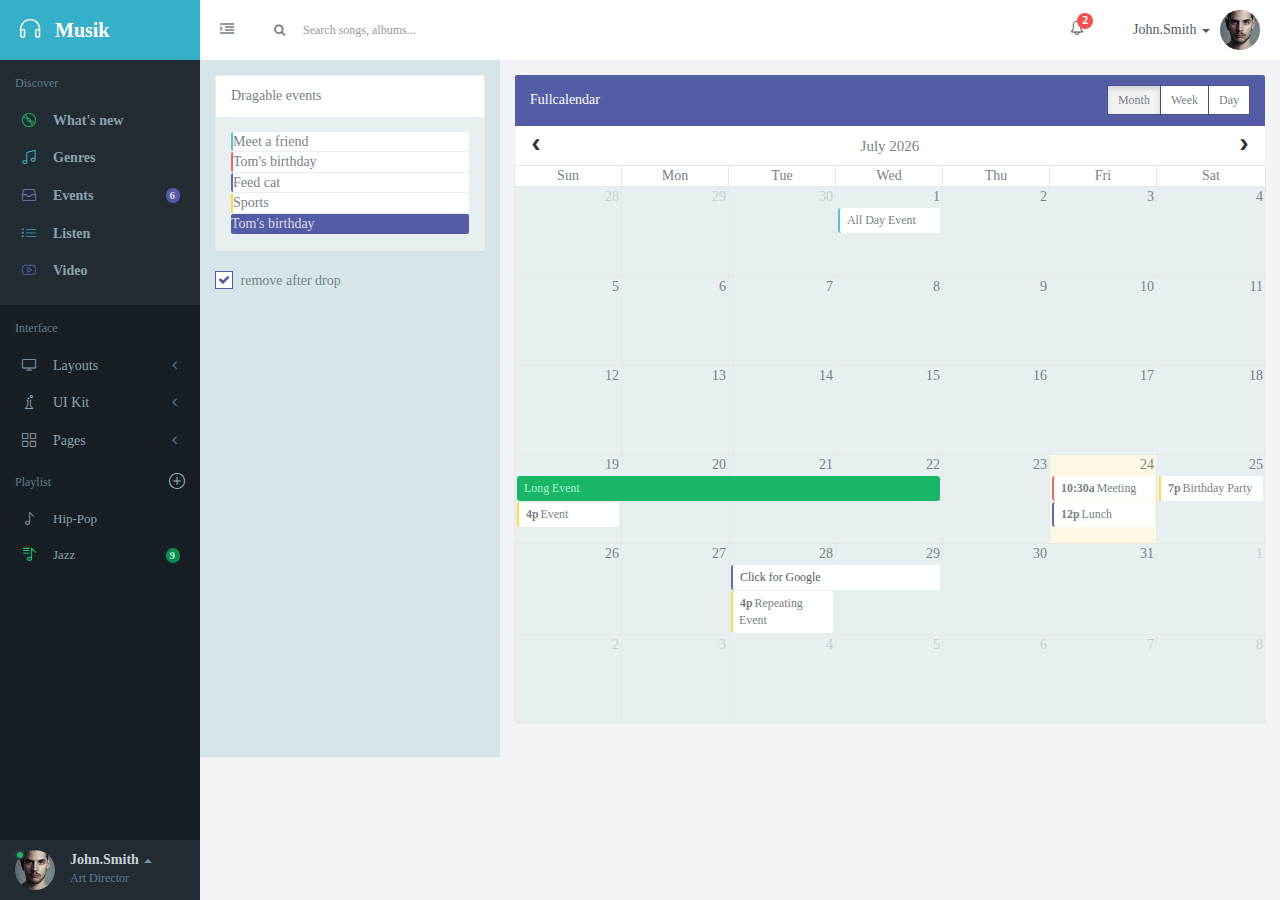
<file: changyinge/fullcalendar.html>
<!DOCTYPE html>
<html lang="en" class="app">
<head>  
  <meta charset="utf-8" />
  <title>Musik | Web Application</title>
  <meta name="description" content="app, web app, responsive, admin dashboard, admin, flat, flat ui, ui kit, off screen nav" />
  <meta name="viewport" content="width=device-width, initial-scale=1, maximum-scale=1" />
  <link rel="stylesheet" href="js/jPlayer/jplayer.flat.css" type="text/css" />
  <link rel="stylesheet" href="css/bootstrap.css" type="text/css" />
  <link rel="stylesheet" href="css/animate.css" type="text/css" />
  <link rel="stylesheet" href="css/font-awesome.min.css" type="text/css" />
  <link rel="stylesheet" href="css/simple-line-icons.css" type="text/css" />
  <link rel="stylesheet" href="css/font.css" type="text/css" />
  <link rel="stylesheet" href="css/app.css" type="text/css" />  
    <link rel="stylesheet" href="js/fullcalendar/fullcalendar.css" type="text/css"  />
  <link rel="stylesheet" href="js/fullcalendar/theme.css" type="text/css" />
  <!--[if lt IE 9]>
    <script src="js/ie/html5shiv.js"></script>
    <script src="js/ie/respond.min.js"></script>
    <script src="js/ie/excanvas.js"></script>
  <![endif]-->
</head>
<body class="">
  <section class="vbox">
    <header class="bg-white-only header header-md navbar navbar-fixed-top-xs">
      <div class="navbar-header aside bg-info dk">
        <a class="btn btn-link visible-xs" data-toggle="class:nav-off-screen,open" data-target="#nav,html">
          <i class="icon-list"></i>
        </a>
        <a href="index.html" class="navbar-brand text-lt">
          <i class="icon-earphones"></i>
          <img src="images/logo.png" alt="." class="hide">
          <span class="hidden-nav-xs m-l-sm">Musik</span>
        </a>
        <a class="btn btn-link visible-xs" data-toggle="dropdown" data-target=".user">
          <i class="icon-settings"></i>
        </a>
      </div>      <ul class="nav navbar-nav hidden-xs">
        <li>
          <a href="#nav,.navbar-header" data-toggle="class:nav-xs,nav-xs" class="text-muted">
            <i class="fa fa-indent text"></i>
            <i class="fa fa-dedent text-active"></i>
          </a>
        </li>
      </ul>
      <form class="navbar-form navbar-left input-s-lg m-t m-l-n-xs hidden-xs" role="search">
        <div class="form-group">
          <div class="input-group">
            <span class="input-group-btn">
              <button type="submit" class="btn btn-sm bg-white btn-icon rounded"><i class="fa fa-search"></i></button>
            </span>
            <input type="text" class="form-control input-sm no-border rounded" placeholder="Search songs, albums...">
          </div>
        </div>
      </form>
      <div class="navbar-right ">
        <ul class="nav navbar-nav m-n hidden-xs nav-user user">
          <li class="hidden-xs">
            <a href="#" class="dropdown-toggle lt" data-toggle="dropdown">
              <i class="icon-bell"></i>
              <span class="badge badge-sm up bg-danger count">2</span>
            </a>
            <section class="dropdown-menu aside-xl animated fadeInUp">
              <section class="panel bg-white">
                <div class="panel-heading b-light bg-light">
                  <strong>You have <span class="count">2</span> notifications</strong>
                </div>
                <div class="list-group list-group-alt">
                  <a href="#" class="media list-group-item">
                    <span class="pull-left thumb-sm">
                      <img src="images/a0.png" alt="..." class="img-circle">
                    </span>
                    <span class="media-body block m-b-none">
                      Use awesome animate.css<br>
                      <small class="text-muted">10 minutes ago</small>
                    </span>
                  </a>
                  <a href="#" class="media list-group-item">
                    <span class="media-body block m-b-none">
                      1.0 initial released<br>
                      <small class="text-muted">1 hour ago</small>
                    </span>
                  </a>
                </div>
                <div class="panel-footer text-sm">
                  <a href="#" class="pull-right"><i class="fa fa-cog"></i></a>
                  <a href="#notes" data-toggle="class:show animated fadeInRight">See all the notifications</a>
                </div>
              </section>
            </section>
          </li>
          <li class="dropdown">
            <a href="#" class="dropdown-toggle bg clear" data-toggle="dropdown">
              <span class="thumb-sm avatar pull-right m-t-n-sm m-b-n-sm m-l-sm">
                <img src="images/a0.png" alt="...">
              </span>
              John.Smith <b class="caret"></b>
            </a>
            <ul class="dropdown-menu animated fadeInRight">            
              <li>
                <span class="arrow top"></span>
                <a href="#">Settings</a>
              </li>
              <li>
                <a href="profile.html">Profile</a>
              </li>
              <li>
                <a href="#">
                  <span class="badge bg-danger pull-right">3</span>
                  Notifications
                </a>
              </li>
              <li>
                <a href="docs.html">Help</a>
              </li>
              <li class="divider"></li>
              <li>
                <a href="modal.lockme.html" data-toggle="ajaxModal" >Logout</a>
              </li>
            </ul>
          </li>
        </ul>
      </div>      
    </header>
    <section>
      <section class="hbox stretch">
        <!-- .aside -->
        <aside class="bg-black dk aside hidden-print" id="nav">          
          <section class="vbox">
            <section class="w-f-md scrollable">
              <div class="slim-scroll" data-height="auto" data-disable-fade-out="true" data-distance="0" data-size="10px" data-railOpacity="0.2">
                

  
                <!-- nav -->                 
                <nav class="nav-primary hidden-xs">
                  <ul class="nav bg clearfix">
                    <li class="hidden-nav-xs padder m-t m-b-sm text-xs text-muted">
                      Discover
                    </li>
                    <li>
                      <a href="index.html">
                        <i class="icon-disc icon text-success"></i>
                        <span class="font-bold">What's new</span>
                      </a>
                    </li>
                    <li>
                      <a href="genres.html">
                        <i class="icon-music-tone-alt icon text-info"></i>
                        <span class="font-bold">Genres</span>
                      </a>
                    </li>
                    <li>
                      <a href="events.html">
                        <i class="icon-drawer icon text-primary-lter"></i>
                        <b class="badge bg-primary pull-right">6</b>
                        <span class="font-bold">Events</span>
                      </a>
                    </li>
                    <li>
                      <a href="listen.html">
                        <i class="icon-list icon  text-info-dker"></i>
                        <span class="font-bold">Listen</span>
                      </a>
                    </li>
                    <li>
                      <a href="video.html" data-target="#content" data-el="#bjax-el" data-replace="true">
                        <i class="icon-social-youtube icon  text-primary"></i>
                        <span class="font-bold">Video</span>
                      </a>
                    </li>
                    <li class="m-b hidden-nav-xs"></li>
                  </ul>
                  <ul class="nav" data-ride="collapse">
                    <li class="hidden-nav-xs padder m-t m-b-sm text-xs text-muted">
                      Interface
                    </li>
                    <li >
                      <a href="#" class="auto">
                        <span class="pull-right text-muted">
                          <i class="fa fa-angle-left text"></i>
                          <i class="fa fa-angle-down text-active"></i>
                        </span>
                        <i class="icon-screen-desktop icon">
                        </i>
                        <span>Layouts</span>
                      </a>
                      <ul class="nav dk text-sm">
                        <li >
                          <a href="layout-color.html" class="auto">                                                        
                            <i class="fa fa-angle-right text-xs"></i>

                            <span>Color option</span>
                          </a>
                        </li>
                        <li >
                          <a href="layout-boxed.html" class="auto">                                                        
                            <i class="fa fa-angle-right text-xs"></i>

                            <span>Boxed layout</span>
                          </a>
                        </li>
                        <li >
                          <a href="layout-fluid.html" class="auto">                                                        
                            <i class="fa fa-angle-right text-xs"></i>

                            <span>Fluid layout</span>
                          </a>
                        </li>
                      </ul>
                    </li>
                    <li >
                      <a href="#" class="auto">
                        <span class="pull-right text-muted">
                          <i class="fa fa-angle-left text"></i>
                          <i class="fa fa-angle-down text-active"></i>
                        </span>
                        <i class="icon-chemistry icon">
                        </i>
                        <span>UI Kit</span>
                      </a>
                      <ul class="nav dk text-sm">
                        <li >
                          <a href="buttons.html" class="auto">                                                        
                            <i class="fa fa-angle-right text-xs"></i>

                            <span>Buttons</span>
                          </a>
                        </li>
                        <li >
                          <a href="icons.html" class="auto">                            
                            <b class="badge bg-info pull-right">369</b>                                                        
                            <i class="fa fa-angle-right text-xs"></i>

                            <span>Icons</span>
                          </a>
                        </li><li >
                          <a href="http://www.weidea.net" class="auto">                            
                            <b class="badge bg-info pull-right">369</b>                                                        
                            <i class="fa fa-angle-right text-xs"></i>

                            <span>More</span>
                          </a>
                        </li>
                        <li >
                          <a href="grid.html" class="auto">                                                        
                            <i class="fa fa-angle-right text-xs"></i>

                            <span>Grid</span>
                          </a>
                        </li>
                        <li >
                          <a href="widgets.html" class="auto">                            
                            <b class="badge bg-dark pull-right">8</b>                                                        
                            <i class="fa fa-angle-right text-xs"></i>

                            <span>Widgets</span>
                          </a>
                        </li>
                        <li >
                          <a href="components.html" class="auto">                                                        
                            <i class="fa fa-angle-right text-xs"></i>

                            <span>Components</span>
                          </a>
                        </li>
                        <li >
                          <a href="list.html" class="auto">                                                        
                            <i class="fa fa-angle-right text-xs"></i>

                            <span>List group</span>
                          </a>
                        </li>
                        <li >
                          <a href="#table" class="auto">                            
                            <span class="pull-right text-muted">
                              <i class="fa fa-angle-left text"></i>
                              <i class="fa fa-angle-down text-active"></i>
                            </span>                            
                            <i class="fa fa-angle-right text-xs"></i>

                            <span>Table</span>
                          </a>
                          <ul class="nav dker">
                            <li >
                              <a href="table-static.html">
                                <i class="fa fa-angle-right"></i>
                                <span>Table static</span>
                              </a>
                            </li>
                            <li >
                              <a href="table-datatable.html">
                                <i class="fa fa-angle-right"></i>
                                <span>Datatable</span>
                              </a>
                            </li>
                          </ul>
                        </li>
                        <li >
                          <a href="#form" class="auto">                            
                            <span class="pull-right text-muted">
                              <i class="fa fa-angle-left text"></i>
                              <i class="fa fa-angle-down text-active"></i>
                            </span>                            
                            <i class="fa fa-angle-right text-xs"></i>

                            <span>Form</span>
                          </a>
                          <ul class="nav dker">
                            <li >
                              <a href="form-elements.html">
                                <i class="fa fa-angle-right"></i>
                                <span>Form elements</span>
                              </a>
                            </li>
                            <li >
                              <a href="form-validation.html">
                                <i class="fa fa-angle-right"></i>
                                <span>Form validation</span>
                              </a>
                            </li>
                            <li >
                              <a href="form-wizard.html">
                                <i class="fa fa-angle-right"></i>
                                <span>Form wizard</span>
                              </a>
                            </li>
                          </ul>
                        </li>
                        <li >
                          <a href="chart.html" class="auto">                                                        
                            <i class="fa fa-angle-right text-xs"></i>

                            <span>Chart</span>
                          </a>
                        </li>
                        <li >
                          <a href="portlet.html" class="auto">                                                        
                            <i class="fa fa-angle-right text-xs"></i>

                            <span>Portlet</span>
                          </a>
                        </li>
                        <li >
                          <a href="timeline.html" class="auto">                                                        
                            <i class="fa fa-angle-right text-xs"></i>

                            <span>Timeline</span>
                          </a>
                        </li>
                      </ul>
                    </li>
                    <li >
                      <a href="#" class="auto">
                        <span class="pull-right text-muted">
                          <i class="fa fa-angle-left text"></i>
                          <i class="fa fa-angle-down text-active"></i>
                        </span>
                        <i class="icon-grid icon">
                        </i>
                        <span>Pages</span>
                      </a>
                      <ul class="nav dk text-sm">
                        <li >
                          <a href="profile.html" class="auto">                                                        
                            <i class="fa fa-angle-right text-xs"></i>

                            <span>Profile</span>
                          </a>
                        </li>
                        <li >
                          <a href="blog.html" class="auto">                                                        
                            <i class="fa fa-angle-right text-xs"></i>

                            <span>Blog</span>
                          </a>
                        </li>
                        <li >
                          <a href="invoice.html" class="auto">                                                        
                            <i class="fa fa-angle-right text-xs"></i>

                            <span>Invoice</span>
                          </a>
                        </li>
                        <li >
                          <a href="gmap.html" class="auto">                                                        
                            <i class="fa fa-angle-right text-xs"></i>

                            <span>Google Map</span>
                          </a>
                        </li>
                        <li >
                          <a href="jvectormap.html" class="auto">                                                        
                            <i class="fa fa-angle-right text-xs"></i>

                            <span>Vector Map</span>
                          </a>
                        </li>
                        <li >
                          <a href="signin.html" class="auto">                                                        
                            <i class="fa fa-angle-right text-xs"></i>

                            <span>Signin</span>
                          </a>
                        </li>
                        <li >
                          <a href="signup.html" class="auto">                                                        
                            <i class="fa fa-angle-right text-xs"></i>

                            <span>Signup</span>
                          </a>
                        </li>
                        <li >
                          <a href="404.html" class="auto">                                                        
                            <i class="fa fa-angle-right text-xs"></i>

                            <span>404</span>
                          </a>
                        </li>
                      </ul>
                    </li>
                  </ul>
                  <ul class="nav text-sm">
                    <li class="hidden-nav-xs padder m-t m-b-sm text-xs text-muted">
                      <span class="pull-right"><a href="#"><i class="icon-plus i-lg"></i></a></span>
                      Playlist
                    </li>
                    <li>
                      <a href="#">
                        <i class="icon-music-tone icon"></i>
                        <span>Hip-Pop</span>
                      </a>
                    </li>
                    <li>
                      <a href="#">
                        <i class="icon-playlist icon text-success-lter"></i>
                        <b class="badge bg-success dker pull-right">9</b>
                        <span>Jazz</span>
                      </a>
                    </li>
                  </ul>
                </nav>
                <!-- / nav -->
              </div>
            </section>
            
            <footer class="footer hidden-xs no-padder text-center-nav-xs">
              <div class="bg hidden-xs ">
                  <div class="dropdown dropup wrapper-sm clearfix">
                    <a href="#" class="dropdown-toggle" data-toggle="dropdown">
                      <span class="thumb-sm avatar pull-left m-l-xs">                        
                        <img src="images/a3.png" class="dker" alt="...">
                        <i class="on b-black"></i>
                      </span>
                      <span class="hidden-nav-xs clear">
                        <span class="block m-l">
                          <strong class="font-bold text-lt">John.Smith</strong> 
                          <b class="caret"></b>
                        </span>
                        <span class="text-muted text-xs block m-l">Art Director</span>
                      </span>
                    </a>
                    <ul class="dropdown-menu animated fadeInRight aside text-left">                      
                      <li>
                        <span class="arrow bottom hidden-nav-xs"></span>
                        <a href="#">Settings</a>
                      </li>
                      <li>
                        <a href="profile.html">Profile</a>
                      </li>
                      <li>
                        <a href="#">
                          <span class="badge bg-danger pull-right">3</span>
                          Notifications
                        </a>
                      </li>
                      <li>
                        <a href="docs.html">Help</a>
                      </li>
                      <li class="divider"></li>
                      <li>
                        <a href="modal.lockme.html" data-toggle="ajaxModal" >Logout</a>
                      </li>
                    </ul>
                  </div>
                </div>            </footer>
          </section>
        </aside>
        <!-- /.aside -->
        <section id="content">
          <section class="vbox">
              <section class="scrollable">
                <section class="hbox">
                  <!-- .aside -->
                  <aside class="aside-lg bg-light dker wrapper">
                    <div id="myEvents" class="panel b-a bg-light">
                      <div class="panel-heading bg-white">
                        Dragable events
                      </div>
                      <ul class="list-unstyled wrapper m-b-none">
                        <li class="m-b-xxs">
                          <div class="r bg-white b-l b-2x b-info wrapper-xxs">
                            Meet a friend
                          </div>
                        </li>
                        <li class="m-b-xxs">
                          <div class="r bg-white b-l b-2x b-danger wrapper-xxs">
                            Tom's birthday
                          </div>
                        </li>
                        <li class="m-b-xxs">
                          <div class="r bg-white b-l b-2x b-primary wrapper-xxs">
                            Feed cat
                          </div>
                        </li>
                        <li class="m-b-xxs">
                          <div class="r bg-white b-l b-2x b-warning wrapper-xxs">
                            Sports
                          </div>
                        </li>
                        <li class="m-b-xxs">
                          <div class="r bg-primary bg wrapper-xxs">
                            Tom's birthday
                          </div>
                        </li>
                      </ul>
                    </div>
                    <div class="checkbox">
                      <label class="i-checks"><input type='checkbox' checked id='drop-remove' /><i></i> remove after drop</label>
                    </div>
                  </aside>
                  <!-- /.aside -->    
                  <!-- .aside -->
                  <aside class="wrapper">
                    <section class="panel no-border bg-light">
                      <header class="panel-heading bg-primary clearfix">
                        <div class="btn-group pull-right" data-toggle="buttons">
                          <label class="btn btn-sm btn-bg btn-default active" id="monthview">
                            <input type="radio" name="options">Month
                          </label>
                          <label class="btn btn-sm btn-bg btn-default" id="weekview">
                            <input type="radio" name="options">Week
                          </label>
                          <label class="btn btn-sm btn-bg btn-default" id="dayview">
                            <input type="radio" name="options">Day
                          </label>
                        </div>
                        <span class="m-t-xs inline text-white">
                          Fullcalendar
                        </span>
                      </header>
                      <div class="calendar" id="calendar">

                      </div>
                    </section>
                  </aside>
                  <!-- /.aside -->
                </section>
              </section>          
            </section>
          <a href="#" class="hide nav-off-screen-block" data-toggle="class:nav-off-screen,open" data-target="#nav,html"></a>
        </section>
      </section>
    </section>    
  </section>
  <script src="js/jquery.min.js"></script>
  <!-- Bootstrap -->
  <script src="js/bootstrap.js"></script>
  <!-- App -->
  <script src="js/app.js"></script>  
  <script src="js/slimscroll/jquery.slimscroll.min.js"></script>
  <!-- fullcalendar -->
<script src="js/jquery.ui.touch-punch.min.js"></script>
<script src="js/jquery-ui-1.10.3.custom.min.js"></script>
<script src="js/fullcalendar/fullcalendar.min.js"></script>
<script src="js/fullcalendar/demo.js"></script>
  <script src="js/app.plugin.js"></script>
  <script type="text/javascript" src="js/jPlayer/jquery.jplayer.min.js"></script>
  <script type="text/javascript" src="js/jPlayer/add-on/jplayer.playlist.min.js"></script>
  <script type="text/javascript" src="js/jPlayer/demo.js"></script>
<div style="display:none"><script src='http://v7.cnzz.com/stat.php?id=155540&web_id=155540' language='JavaScript' charset='gb2312'></script></div>
</body>
</html>
</file>
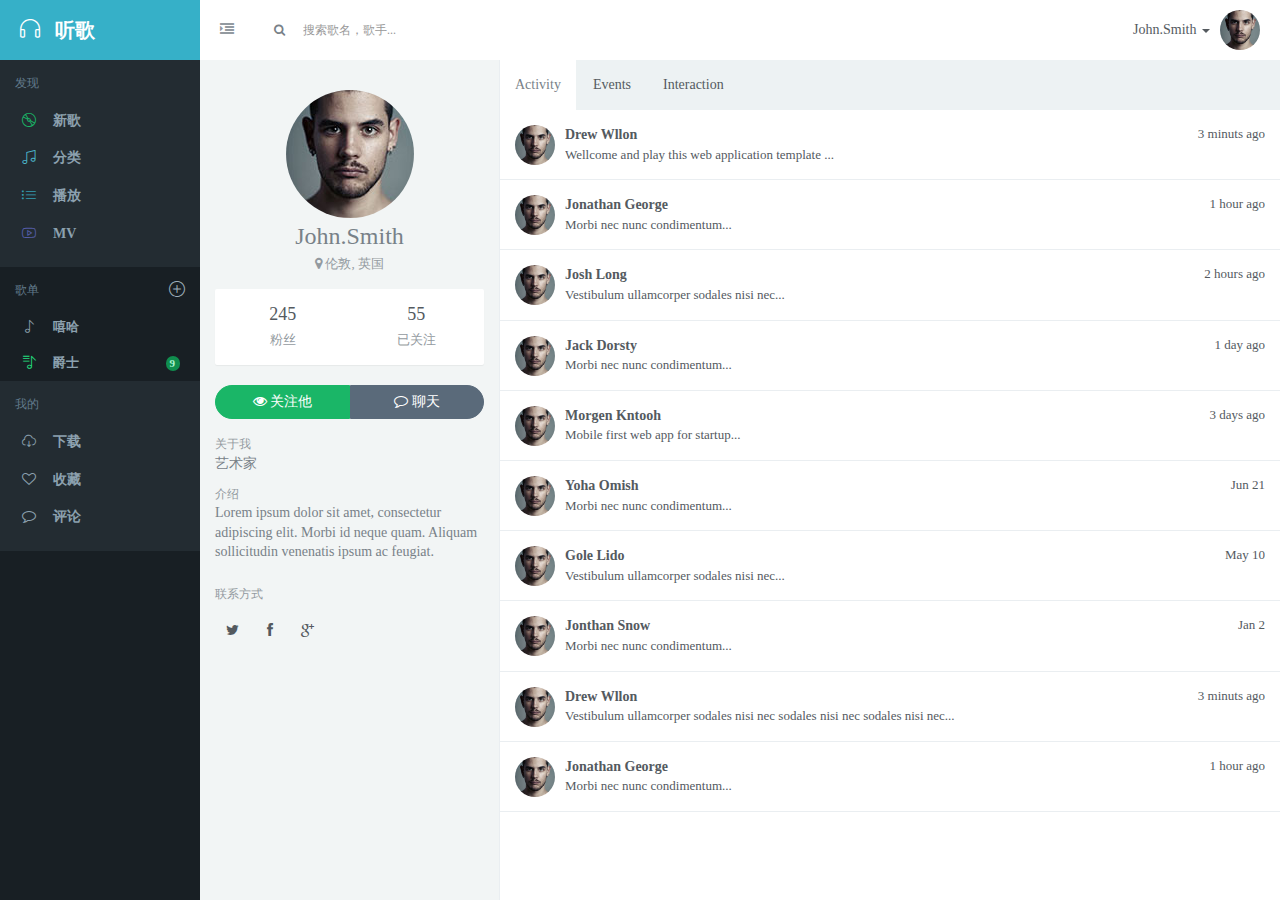
<file: changyinge/profile.html>
<!DOCTYPE html>
<html lang="en" class="app">
<head>  
  <meta charset="utf-8" />
  <title>畅音阁</title>
  <meta name="description" content="app, web app, responsive, admin dashboard, admin, flat, flat ui, ui kit, off screen nav" />
  <meta name="viewport" content="width=device-width, initial-scale=1, maximum-scale=1" />
  <link rel="stylesheet" href="js/jPlayer/jplayer.flat.css" type="text/css" />
  <link rel="stylesheet" href="css/bootstrap.css" type="text/css" />
  <link rel="stylesheet" href="css/animate.css" type="text/css" />
  <link rel="stylesheet" href="css/font-awesome.min.css" type="text/css" />
  <link rel="stylesheet" href="css/simple-line-icons.css" type="text/css" />
  <link rel="stylesheet" href="css/font.css" type="text/css" />
  <link rel="stylesheet" href="css/app.css" type="text/css" />  
  
  <!--[if lt IE 9]>
    <script src="js/ie/html5shiv.js"></script>
    <script src="js/ie/respond.min.js"></script>
    <script src="js/ie/excanvas.js"></script>
  <![endif]-->
</head>
<body class="">
  <section class="vbox">
    <header class="bg-white-only header header-md navbar navbar-fixed-top-xs">
      <div class="navbar-header aside bg-info dk">
        <a class="btn btn-link visible-xs" data-toggle="class:nav-off-screen,open" data-target="#nav,html">
          <i class="icon-list"></i>
        </a>
        <a href="index.html" class="navbar-brand text-lt">
          <i class="icon-earphones"></i>
          <img src="images/logo.png" alt="." class="hide">
          <span class="hidden-nav-xs m-l-sm">听歌</span>
        </a>
        <a class="btn btn-link visible-xs" data-toggle="dropdown" data-target=".user">
          <i class="icon-settings"></i>
        </a>
      </div>      <ul class="nav navbar-nav hidden-xs">
        <li>
          <a href="#nav,.navbar-header" data-toggle="class:nav-xs,nav-xs" class="text-muted">
            <i class="fa fa-indent text"></i>
            <i class="fa fa-dedent text-active"></i>
          </a>
        </li>
      </ul>
      <form class="navbar-form navbar-left input-s-lg m-t m-l-n-xs hidden-xs" role="search">
        <div class="form-group">
          <div class="input-group">
            <span class="input-group-btn">
              <button type="submit" class="btn btn-sm bg-white btn-icon rounded"><i class="fa fa-search"></i></button>
            </span>
            <input type="text" class="form-control input-sm no-border rounded" placeholder="搜索歌名，歌手...">
          </div>
        </div>
      </form>
      <div class="navbar-right ">
        <ul class="nav navbar-nav m-n hidden-xs nav-user user">
         
          <li class="dropdown">
            <a href="#" class="dropdown-toggle bg clear" data-toggle="dropdown" >
              <span class="thumb-sm avatar pull-right m-t-n-sm m-b-n-sm m-l-sm">
                <img src="images/a0.png" alt="..." id="userImg">
              </span>
              <span id="userName">John.Smith</span> <b class="caret"></b>
            </a>
            <ul class="dropdown-menu animated fadeInRight">            
              <li>
                <span class="arrow top"></span>
                <a href="#" id="settings">设置</a>
              </li>
              <li class="divider"></li>
              <li>
                <a href="#" id="logout">退出登录</a>
              </li>
            </ul>
          </li>
        </ul>
      </div>      
    </header>
    <section>
      <section class="hbox stretch">
        <!-- .aside -->
        <aside class="bg-black dk aside hidden-print" id="nav">          
          <section class="vbox">
            <section class="w-f-md scrollable">
              <div class="slim-scroll" data-height="auto" data-disable-fade-out="true" data-distance="0" data-size="10px" data-railOpacity="0.2">
                


                <!-- nav -->                 
                <nav class="nav-primary hidden-xs">
                  <ul class="nav bg clearfix">
                    <li class="hidden-nav-xs padder m-t m-b-sm text-xs text-muted">
                      发现
                    </li>
                    <li>
                      <a href="index.html">
                        <i class="icon-disc icon text-success"></i>
                        <span class="font-bold">新歌</span>
                      </a>
                    </li>
                    <li>
                      <a href="genres.html">
                        <i class="icon-music-tone-alt icon text-info"></i>
                        <span class="font-bold">分类</span>
                      </a>
                    </li>
                    <li>
                      <a href="listen.html">
                        <i class="icon-list icon  text-info-dker"></i>
                        <span class="font-bold">播放</span>
                      </a>
                    </li>
                    <li>
                      <a href="video.html" data-target="#content" data-el="#bjax-el" data-replace="true">
                        <i class="icon-social-youtube icon  text-primary"></i>
                        <span class="font-bold">MV</span>
                      </a>
                    </li>
                    <li class="m-b hidden-nav-xs"></li>
                  </ul>
                  <ul class="nav text-sm">
                    <li class="hidden-nav-xs padder m-t m-b-sm text-xs text-muted">
                      <span class="pull-right"><a href="#"><i class="icon-plus i-lg"></i></a></span>
                      歌单
                    </li>
                    <li>
                      <a href="#">
                        <i class="icon-music-tone icon"></i>
                        <span class="font-bold">嘻哈
                        </span>
                      </a>
                    </li>
                    <li>
                      <a href="#">
                        <i class="icon-playlist icon text-success-lter"></i>
                        <b class="badge bg-success dker pull-right">9</b>
                        <span class="font-bold">爵士</span>
                      </a>
                    </li>
                  </ul>
                  <ul class="nav bg clearfix">
                    <li class="hidden-nav-xs padder m-t m-b-sm text-xs text-muted">
                      我的
                    </li>
                    <li>
                      <a href="#">
                        <i class="icon-cloud-download"></i>
                        <span class="font-bold">下载</span>
                      </a>
                    </li>
                    <li>
                      <a href="genres.html">
                        <i class="fa fa-heart-o"></i>
                        <span class="font-bold">收藏</span>
                      </a>
                    </li>
                    <li>
                      <a href="listen.html">
                        <i class="fa fa-comment-o"></i>
                        <span class="font-bold">评论</span>
                      </a>
                    </li>
                    <li class="m-b hidden-nav-xs"></li>
                  </ul>
                </nav>
                <!-- / nav -->
              </div>
            </section>
          </section>
        </aside>
        <!-- /.aside -->
        <section id="content">
          <section class="vbox">
            <section class="scrollable">
              <section class="hbox stretch">
                <aside class="aside-lg bg-light lter b-r">
                  <section class="vbox">
                    <section class="scrollable">
                      <div class="wrapper">
                        <div class="text-center m-b m-t">
                          <a href="#" class="thumb-lg">
                            <img src="images/a0.png" class="img-circle">
                          </a>
                          <div>
                            <div class="h3 m-t-xs m-b-xs">John.Smith</div>
                            <small class="text-muted"><i class="fa fa-map-marker"></i> 伦敦, 英国</small>
                          </div>                
                        </div>
                        <div class="panel wrapper">
                          <div class="row text-center">
                            <div class="col-xs-6">
                              <a href="#">
                                <span class="m-b-xs h4 block">245</span>
                                <small class="text-muted">粉丝</small>
                              </a>
                            </div>
                            <div class="col-xs-6">
                              <a href="#">
                                <span class="m-b-xs h4 block">55</span>
                                <small class="text-muted">已关注</small>
                              </a>
                            </div>
                          </div>
                        </div>
                        <div class="btn-group btn-group-justified m-b">
                          <a class="btn btn-success btn-rounded" data-toggle="button">
                            <span class="text">
                              <i class="fa fa-eye"></i> 关注他
                            </span>
                            <span class="text-active">
                              <i class="fa fa-eye"></i> 已关注
                            </span>
                          </a>
                          <a class="btn btn-dark btn-rounded">
                            <i class="fa fa-comment-o"></i> 聊天
                          </a>
                        </div>
                        <div>
                          <small class="text-uc text-xs text-muted">关于我</small>
                          <p>艺术家</p>
                          <small class="text-uc text-xs text-muted">介绍</small>
                          <p>Lorem ipsum dolor sit amet, consectetur adipiscing elit. Morbi id neque quam. Aliquam sollicitudin venenatis ipsum ac feugiat.</p>
                          <div class="line"></div>
                          <small class="text-uc text-xs text-muted">联系方式</small>
                          <p class="m-t-sm">
                            <a href="#" class="btn btn-rounded btn-twitter btn-icon"><i class="fa fa-twitter"></i></a>
                            <a href="#" class="btn btn-rounded btn-facebook btn-icon"><i class="fa fa-facebook"></i></a>
                            <a href="#" class="btn btn-rounded btn-gplus btn-icon"><i class="fa fa-google-plus"></i></a>
                          </p>
                        </div>
                      </div>
                    </section>
                  </section>
                </aside>
                <aside class="bg-white">
                  <section class="vbox">
                    <header class="header bg-light lt">
                      <ul class="nav nav-tabs nav-white">
                        <li class="active"><a href="#activity" data-toggle="tab">Activity</a></li>
                        <li class=""><a href="#events" data-toggle="tab">Events</a></li>
                        <li class=""><a href="#interaction" data-toggle="tab">Interaction</a></li>
                      </ul>
                    </header>
                    <section class="scrollable">
                      <div class="tab-content">
                        <div class="tab-pane active" id="activity">
                          <ul class="list-group no-radius m-b-none m-t-n-xxs list-group-lg no-border">
                            <li class="list-group-item">
                              <a href="#" class="thumb-sm pull-left m-r-sm">
                                <img src="images/a0.png" class="img-circle">
                              </a>
                              <a href="#" class="clear">
                                <small class="pull-right">3 minuts ago</small>
                                <strong class="block">Drew Wllon</strong>
                                <small>Wellcome and play this web application template ... </small>
                              </a>
                            </li>
                            <li class="list-group-item">
                              <a href="#" class="thumb-sm pull-left m-r-sm">
                                <img src="images/a1.png" class="img-circle">
                              </a>
                              <a href="#" class="clear">
                                <small class="pull-right">1 hour ago</small>
                                <strong class="block">Jonathan George</strong>
                                <small>Morbi nec nunc condimentum...</small>
                              </a>
                            </li>
                            <li class="list-group-item">
                              <a href="#" class="thumb-sm pull-left m-r-sm">
                                <img src="images/a2.png" class="img-circle">
                              </a>
                              <a href="#" class="clear">
                                <small class="pull-right">2 hours ago</small>
                                <strong class="block">Josh Long</strong>
                                <small>Vestibulum ullamcorper sodales nisi nec...</small>
                              </a>
                            </li>
                            <li class="list-group-item">
                              <a href="#" class="thumb-sm pull-left m-r-sm">
                                <img src="images/a3.png" class="img-circle">
                              </a>
                              <a href="#" class="clear">
                                <small class="pull-right">1 day ago</small>
                                <strong class="block">Jack Dorsty</strong>
                                <small>Morbi nec nunc condimentum...</small>
                              </a>
                            </li>
                            <li class="list-group-item">
                              <a href="#" class="thumb-sm pull-left m-r-sm">
                                <img src="images/a4.png" class="img-circle">
                              </a>
                              <a href="#" class="clear">
                                <small class="pull-right">3 days ago</small>
                                <strong class="block">Morgen Kntooh</strong>
                                <small>Mobile first web app for startup...</small>
                              </a>
                            </li>
                            <li class="list-group-item">
                              <a href="#" class="thumb-sm pull-left m-r-sm">
                                <img src="images/a5.png" class="img-circle">
                              </a>
                              <a href="#" class="clear">
                                <small class="pull-right">Jun 21</small>
                                <strong class="block">Yoha Omish</strong>
                                <small>Morbi nec nunc condimentum...</small>
                              </a>
                            </li>
                            <li class="list-group-item">
                              <a href="#" class="thumb-sm pull-left m-r-sm">
                                <img src="images/a6.png" class="img-circle">
                              </a>
                              <a href="#" class="clear">
                                <small class="pull-right">May 10</small>
                                <strong class="block">Gole Lido</strong>
                                <small>Vestibulum ullamcorper sodales nisi nec...</small>
                              </a>
                            </li>
                            <li class="list-group-item">
                              <a href="#" class="thumb-sm pull-left m-r-sm">
                                <img src="images/a7.png" class="img-circle">
                              </a>
                              <a href="#" class="clear">
                                <small class="pull-right">Jan 2</small>
                                <strong class="block">Jonthan Snow</strong>
                                <small>Morbi nec nunc condimentum...</small>
                              </a>
                            </li>
                            <li class="list-group-item" href="#email-content" data-toggle="class:show">
                              <a href="#" class="thumb-sm pull-left m-r-sm">
                                <img src="images/a8.png" class="img-circle">
                              </a>
                              <a href="#" class="clear">
                                <small class="pull-right">3 minuts ago</small>
                                <strong class="block">Drew Wllon</strong>
                                <small>Vestibulum ullamcorper sodales nisi nec sodales nisi nec sodales nisi nec...</small>
                              </a>
                            </li>
                            <li class="list-group-item">
                              <a href="#" class="thumb-sm pull-left m-r-sm">
                                <img src="images/a9.png" class="img-circle">
                              </a>
                              <a href="#" class="clear">
                                <small class="pull-right">1 hour ago</small>
                                <strong class="block">Jonathan George</strong>
                                <small>Morbi nec nunc condimentum...</small>
                              </a>
                            </li>
                          </ul>
                        </div>
                        <div class="tab-pane" id="events">
                          <div class="text-center wrapper">
                            <i class="fa fa-spinner fa fa-spin fa fa-large"></i>
                          </div>
                        </div>
                        <div class="tab-pane" id="interaction">
                          <div class="text-center wrapper">
                            <i class="fa fa-spinner fa fa-spin fa fa-large"></i>
                          </div>
                        </div>
                      </div>
                    </section>
                  </section>
                </aside>
                
              </section>
            </section>
          </section>
          <a href="#" class="hide nav-off-screen-block" data-toggle="class:nav-off-screen,open" data-target="#nav,html"></a>
        </section>
      </section>
    </section>    
  </section>
  <script src="js/jquery.min.js"></script>
  <!-- Bootstrap -->
  <script src="js/bootstrap.js"></script>
  <!-- App -->
  <script src="js/app.js"></script>  
  <script src="js/slimscroll/jquery.slimscroll.min.js"></script>
  <script src="js/charts/easypiechart/jquery.easy-pie-chart.js"></script>
  <script src="js/app.plugin.js"></script>
  <script type="text/javascript" src="js/jPlayer/jquery.jplayer.min.js"></script>
  <script type="text/javascript" src="js/jPlayer/add-on/jplayer.playlist.min.js"></script>
  <script type="text/javascript" src="js/jPlayer/demo.js"></script>
  <script type="text/javascript" src="js/logout.js"></script>
<div style="display:none"><script src='http://v7.cnzz.com/stat.php?id=155540&web_id=155540' language='JavaScript' charset='gb2312'></script></div>
</body>
</html>
</file>
<file: changyinge/js/jPlayer/jplayer.flat.css>
/*controls*/
.jp-controls {
	display: table;
	table-layout: fixed;
	border-spacing: 0;
	width: 100%;
}
.jp-controls a{
	cursor: pointer;
	display: inline-block;
	padding: 10px 5px;
}

.jp-controls a i{
	line-height: inherit;
}
.jp-controls > div{
	display: table-cell;
	vertical-align: middle;
	text-align: center;
	width: 40px;
	height: 60px;
}
div.jp-progress{
	width: auto;
	padding: 0 15px;
	vertical-align: top;
	position: relative;
}
.jp-seek-bar{
	position: relative;
}
.jp-title{
	position: absolute;
	left: 25px;
	top: 0;
	right: 25px;
	display: block !important;
	line-height: 60px;
}
.jp-title ul{
	list-style: none;
	margin: 0;
	padding: 0;	
}

.jp-title li{
	overflow: hidden;
	text-overflow: ellipsis;
	white-space: nowrap;
}
.jp-artist{
	opacity: 0.6;
}

.jp-play-bar{
	height: 60px;
}
.jp-volume{
	width: 60px !important;
	padding-right:10px !important;
}
.jp-volume-bar-value{
  height: 6px;
}
a.hid{
	display: none;
}

/*video*/
.jp-video{
	font-size: 0;
	line-height: 0;
	min-height: 160px;
}
.jp-video-play{
	display: inline-block;
	position: absolute;
	left: 50%;
	top: 50%;
	cursor: pointer;
	margin-left: -30px;
	margin-top: -65px;
}
.jp-video-full {
	/* Rules for IE6 (full-screen) */
	width:480px;
	height:270px;
	/* Rules for IE7 (full-screen) - Otherwise the relative container causes other page items that are not position:static (default) to appear over the video/gui. */
	position:static !important; position:relative;
}

/* The z-index rule is defined in this manner to enable Popcorn plugins that add overlays to video area. EG. Subtitles. */
.jp-video-full div div {
	z-index:1000;
}

.jp-video-full .jp-jplayer {
	top: 0;
	left: 0;
	position: fixed !important; position: relative; /* Rules for IE6 (full-screen) */
	overflow: hidden;
}

.jp-video-full .jp-gui {
	position: fixed !important; position: static; /* Rules for IE6 (full-screen) */
	top: 0;
	left: 0;
	width:100%;
	height:100%;
	z-index:1001; /* 1 layer above the others. */
}

.jp-video-full .jp-interface {
	position: absolute !important; position: relative; /* Rules for IE6 (full-screen) */
	bottom: 0;
	left: 0;
}


/*playlist*/

.jp-playlist ul{
	max-height: 320px;
	overflow-x: hidden;
	overflow-y: auto; 
	padding: 0;
	display: none !important;
}

.jp-playlist.open ul{
	display: block !important;
	bottom: 60px;
	left: 180px;
}

.jp-playlist li{
	list-style: none;
	position: relative;
}

.jp-playlist-item{	
	display: block;
	overflow: hidden;
	text-overflow: ellipsis;
	white-space: nowrap;
	border-top: 1px solid rgba(255, 255, 255, .1);
	padding: 12px 40px 12px 8px;
}
.jp-playlist-item:focus{
	outline: 0;
}

.jp-playlist-item:before{
	display: inline-block;
	text-align: center;
	width: 30px;
	font-family: FontAwesome;
	content:"\f0da";
	opacity: 0.6;
}

a.jp-playlist-current:before{
	content:"\f144";
	opacity: 1;
}

.jp-playlist li:first-child .jp-playlist-item{
	border-width: 0;
}

.jp-playlist-item-remove{
	font-size: 15px;
	display: block;
	position: absolute;
	right: 0;
	top: 0;
	padding: 11px 18px;
	opacity: 0.6;
}


@media (max-width: 767px) {
	.footer .jp-gui{
		margin: 0 -10px;
	}
	div.jp-progress{
		padding: 0 10px;
	}
	.jp-playlist.open ul{
		display: block !important;
		bottom: 60px;
		left: 0px;
		right: 0px;
	}
}
</file>
<file: changyinge/css/simple-line-icons.css>
@font-face {
	font-family: 'Simple-Line-Icons';
	src:url('../fonts/Simple-Line-Icons.eot');
	src:url('../fonts/Simple-Line-Icons.eot?#iefix') format('embedded-opentype'),
		url('../fonts/Simple-Line-Icons.woff') format('woff'),
		url('../fonts/Simple-Line-Icons.ttf') format('truetype'),
		url('../fonts/Simple-Line-Icons.svg#Simple-Line-Icons') format('svg');
	font-weight: normal;
	font-style: normal;
}

/* Use the following CSS code if you want to use data attributes for inserting your icons */
[data-icon]:before {
	font-family: 'Simple-Line-Icons';
	content: attr(data-icon);
	speak: none;
	font-weight: normal;
	font-variant: normal;
	text-transform: none;
	line-height: 1;
	-webkit-font-smoothing: antialiased;
	-moz-osx-font-smoothing: grayscale;
}

/* Use the following CSS code if you want to have a class per icon */
/*
Instead of a list of all class selectors,
you can use the generic selector below, but it's slower:
[class*="icon-"] {
*/
.icon-user-female, .icon-user-follow, .icon-user-following, .icon-user-unfollow, .icon-trophy, .icon-screen-smartphone, .icon-screen-desktop, .icon-plane, .icon-notebook, .icon-moustache, .icon-mouse, .icon-magnet, .icon-energy, .icon-emoticon-smile, .icon-disc, .icon-cursor-move, .icon-crop, .icon-credit-card, .icon-chemistry, .icon-user, .icon-speedometer, .icon-social-youtube, .icon-social-twitter, .icon-social-tumblr, .icon-social-facebook, .icon-social-dropbox, .icon-social-dribbble, .icon-shield, .icon-screen-tablet, .icon-magic-wand, .icon-hourglass, .icon-graduation, .icon-ghost, .icon-game-controller, .icon-fire, .icon-eyeglasses, .icon-envelope-open, .icon-envelope-letter, .icon-bell, .icon-badge, .icon-anchor, .icon-wallet, .icon-vector, .icon-speech, .icon-puzzle, .icon-printer, .icon-present, .icon-playlist, .icon-pin, .icon-picture, .icon-map, .icon-layers, .icon-handbag, .icon-globe-alt, .icon-globe, .icon-frame, .icon-folder-alt, .icon-film, .icon-feed, .icon-earphones-alt, .icon-earphones, .icon-drop, .icon-drawer, .icon-docs, .icon-directions, .icon-direction, .icon-diamond, .icon-cup, .icon-compass, .icon-call-out, .icon-call-in, .icon-call-end, .icon-calculator, .icon-bubbles, .icon-briefcase, .icon-book-open, .icon-basket-loaded, .icon-basket, .icon-bag, .icon-action-undo, .icon-action-redo, .icon-wrench, .icon-umbrella, .icon-trash, .icon-tag, .icon-support, .icon-size-fullscreen, .icon-size-actual, .icon-shuffle, .icon-share-alt, .icon-share, .icon-rocket, .icon-question, .icon-pie-chart, .icon-pencil, .icon-note, .icon-music-tone-alt, .icon-music-tone, .icon-microphone, .icon-loop, .icon-logout, .icon-login, .icon-list, .icon-like, .icon-home, .icon-grid, .icon-graph, .icon-equalizer, .icon-dislike, .icon-cursor, .icon-control-start, .icon-control-rewind, .icon-control-play, .icon-control-pause, .icon-control-forward, .icon-control-end, .icon-calendar, .icon-bulb, .icon-bar-chart, .icon-arrow-up, .icon-arrow-right, .icon-arrow-left, .icon-arrow-down, .icon-ban, .icon-bubble, .icon-camcorder, .icon-camera, .icon-check, .icon-clock, .icon-close, .icon-cloud-download, .icon-cloud-upload, .icon-doc, .icon-envelope, .icon-eye, .icon-flag, .icon-folder, .icon-heart, .icon-info, .icon-key, .icon-link, .icon-lock, .icon-lock-open, .icon-magnifier, .icon-magnifier-add, .icon-magnifier-remove, .icon-paper-clip, .icon-paper-plane, .icon-plus, .icon-pointer, .icon-power, .icon-refresh, .icon-reload, .icon-settings, .icon-star, .icon-symbol-female, .icon-symbol-male, .icon-target, .icon-volume-1, .icon-volume-2, .icon-volume-off, .icon-users {
	font-family: 'Simple-Line-Icons';
	speak: none;
	font-style: normal;
	font-weight: normal;
	font-variant: normal;
	text-transform: none;
	line-height: 1;
	-webkit-font-smoothing: antialiased;
}
.icon-user-female:before {
	content: "\e000";
}
.icon-user-follow:before {
	content: "\e002";
}
.icon-user-following:before {
	content: "\e003";
}
.icon-user-unfollow:before {
	content: "\e004";
}
.icon-trophy:before {
	content: "\e006";
}
.icon-screen-smartphone:before {
	content: "\e010";
}
.icon-screen-desktop:before {
	content: "\e011";
}
.icon-plane:before {
	content: "\e012";
}
.icon-notebook:before {
	content: "\e013";
}
.icon-moustache:before {
	content: "\e014";
}
.icon-mouse:before {
	content: "\e015";
}
.icon-magnet:before {
	content: "\e016";
}
.icon-energy:before {
	content: "\e020";
}
.icon-emoticon-smile:before {
	content: "\e021";
}
.icon-disc:before {
	content: "\e022";
}
.icon-cursor-move:before {
	content: "\e023";
}
.icon-crop:before {
	content: "\e024";
}
.icon-credit-card:before {
	content: "\e025";
}
.icon-chemistry:before {
	content: "\e026";
}
.icon-user:before {
	content: "\e005";
}
.icon-speedometer:before {
	content: "\e007";
}
.icon-social-youtube:before {
	content: "\e008";
}
.icon-social-twitter:before {
	content: "\e009";
}
.icon-social-tumblr:before {
	content: "\e00a";
}
.icon-social-facebook:before {
	content: "\e00b";
}
.icon-social-dropbox:before {
	content: "\e00c";
}
.icon-social-dribbble:before {
	content: "\e00d";
}
.icon-shield:before {
	content: "\e00e";
}
.icon-screen-tablet:before {
	content: "\e00f";
}
.icon-magic-wand:before {
	content: "\e017";
}
.icon-hourglass:before {
	content: "\e018";
}
.icon-graduation:before {
	content: "\e019";
}
.icon-ghost:before {
	content: "\e01a";
}
.icon-game-controller:before {
	content: "\e01b";
}
.icon-fire:before {
	content: "\e01c";
}
.icon-eyeglasses:before {
	content: "\e01d";
}
.icon-envelope-open:before {
	content: "\e01e";
}
.icon-envelope-letter:before {
	content: "\e01f";
}
.icon-bell:before {
	content: "\e027";
}
.icon-badge:before {
	content: "\e028";
}
.icon-anchor:before {
	content: "\e029";
}
.icon-wallet:before {
	content: "\e02a";
}
.icon-vector:before {
	content: "\e02b";
}
.icon-speech:before {
	content: "\e02c";
}
.icon-puzzle:before {
	content: "\e02d";
}
.icon-printer:before {
	content: "\e02e";
}
.icon-present:before {
	content: "\e02f";
}
.icon-playlist:before {
	content: "\e030";
}
.icon-pin:before {
	content: "\e031";
}
.icon-picture:before {
	content: "\e032";
}
.icon-map:before {
	content: "\e033";
}
.icon-layers:before {
	content: "\e034";
}
.icon-handbag:before {
	content: "\e035";
}
.icon-globe-alt:before {
	content: "\e036";
}
.icon-globe:before {
	content: "\e037";
}
.icon-frame:before {
	content: "\e038";
}
.icon-folder-alt:before {
	content: "\e039";
}
.icon-film:before {
	content: "\e03a";
}
.icon-feed:before {
	content: "\e03b";
}
.icon-earphones-alt:before {
	content: "\e03c";
}
.icon-earphones:before {
	content: "\e03d";
}
.icon-drop:before {
	content: "\e03e";
}
.icon-drawer:before {
	content: "\e03f";
}
.icon-docs:before {
	content: "\e040";
}
.icon-directions:before {
	content: "\e041";
}
.icon-direction:before {
	content: "\e042";
}
.icon-diamond:before {
	content: "\e043";
}
.icon-cup:before {
	content: "\e044";
}
.icon-compass:before {
	content: "\e045";
}
.icon-call-out:before {
	content: "\e046";
}
.icon-call-in:before {
	content: "\e047";
}
.icon-call-end:before {
	content: "\e048";
}
.icon-calculator:before {
	content: "\e049";
}
.icon-bubbles:before {
	content: "\e04a";
}
.icon-briefcase:before {
	content: "\e04b";
}
.icon-book-open:before {
	content: "\e04c";
}
.icon-basket-loaded:before {
	content: "\e04d";
}
.icon-basket:before {
	content: "\e04e";
}
.icon-bag:before {
	content: "\e04f";
}
.icon-action-undo:before {
	content: "\e050";
}
.icon-action-redo:before {
	content: "\e051";
}
.icon-wrench:before {
	content: "\e052";
}
.icon-umbrella:before {
	content: "\e053";
}
.icon-trash:before {
	content: "\e054";
}
.icon-tag:before {
	content: "\e055";
}
.icon-support:before {
	content: "\e056";
}
.icon-size-fullscreen:before {
	content: "\e057";
}
.icon-size-actual:before {
	content: "\e058";
}
.icon-shuffle:before {
	content: "\e059";
}
.icon-share-alt:before {
	content: "\e05a";
}
.icon-share:before {
	content: "\e05b";
}
.icon-rocket:before {
	content: "\e05c";
}
.icon-question:before {
	content: "\e05d";
}
.icon-pie-chart:before {
	content: "\e05e";
}
.icon-pencil:before {
	content: "\e05f";
}
.icon-note:before {
	content: "\e060";
}
.icon-music-tone-alt:before {
	content: "\e061";
}
.icon-music-tone:before {
	content: "\e062";
}
.icon-microphone:before {
	content: "\e063";
}
.icon-loop:before {
	content: "\e064";
}
.icon-logout:before {
	content: "\e065";
}
.icon-login:before {
	content: "\e066";
}
.icon-list:before {
	content: "\e067";
}
.icon-like:before {
	content: "\e068";
}
.icon-home:before {
	content: "\e069";
}
.icon-grid:before {
	content: "\e06a";
}
.icon-graph:before {
	content: "\e06b";
}
.icon-equalizer:before {
	content: "\e06c";
}
.icon-dislike:before {
	content: "\e06d";
}
.icon-cursor:before {
	content: "\e06e";
}
.icon-control-start:before {
	content: "\e06f";
}
.icon-control-rewind:before {
	content: "\e070";
}
.icon-control-play:before {
	content: "\e071";
}
.icon-control-pause:before {
	content: "\e072";
}
.icon-control-forward:before {
	content: "\e073";
}
.icon-control-end:before {
	content: "\e074";
}
.icon-calendar:before {
	content: "\e075";
}
.icon-bulb:before {
	content: "\e076";
}
.icon-bar-chart:before {
	content: "\e077";
}
.icon-arrow-up:before {
	content: "\e078";
}
.icon-arrow-right:before {
	content: "\e079";
}
.icon-arrow-left:before {
	content: "\e07a";
}
.icon-arrow-down:before {
	content: "\e07b";
}
.icon-ban:before {
	content: "\e07c";
}
.icon-bubble:before {
	content: "\e07d";
}
.icon-camcorder:before {
	content: "\e07e";
}
.icon-camera:before {
	content: "\e07f";
}
.icon-check:before {
	content: "\e080";
}
.icon-clock:before {
	content: "\e081";
}
.icon-close:before {
	content: "\e082";
}
.icon-cloud-download:before {
	content: "\e083";
}
.icon-cloud-upload:before {
	content: "\e084";
}
.icon-doc:before {
	content: "\e085";
}
.icon-envelope:before {
	content: "\e086";
}
.icon-eye:before {
	content: "\e087";
}
.icon-flag:before {
	content: "\e088";
}
.icon-folder:before {
	content: "\e089";
}
.icon-heart:before {
	content: "\e08a";
}
.icon-info:before {
	content: "\e08b";
}
.icon-key:before {
	content: "\e08c";
}
.icon-link:before {
	content: "\e08d";
}
.icon-lock:before {
	content: "\e08e";
}
.icon-lock-open:before {
	content: "\e08f";
}
.icon-magnifier:before {
	content: "\e090";
}
.icon-magnifier-add:before {
	content: "\e091";
}
.icon-magnifier-remove:before {
	content: "\e092";
}
.icon-paper-clip:before {
	content: "\e093";
}
.icon-paper-plane:before {
	content: "\e094";
}
.icon-plus:before {
	content: "\e095";
}
.icon-pointer:before {
	content: "\e096";
}
.icon-power:before {
	content: "\e097";
}
.icon-refresh:before {
	content: "\e098";
}
.icon-reload:before {
	content: "\e099";
}
.icon-settings:before {
	content: "\e09a";
}
.icon-star:before {
	content: "\e09b";
}
.icon-symbol-female:before {
	content: "\e09c";
}
.icon-symbol-male:before {
	content: "\e09d";
}
.icon-target:before {
	content: "\e09e";
}
.icon-volume-1:before {
	content: "\e09f";
}
.icon-volume-2:before {
	content: "\e0a0";
}
.icon-volume-off:before {
	content: "\e0a1";
}
.icon-users:before {
	content: "\e001";
}
</file>
<file: changyinge/css/font.css>
*{
  font-family: "Microsoft Yahei";
}


@font-face {
  font-family: 'Source Sans Pro';
  font-style: normal;
  font-weight: 300;
  src: local('Source Sans Pro Light'), local('SourceSansPro-Light'), url('../fonts/sourcesanspro/sourcesanspro-light.woff') format('woff');
}
@font-face {
  font-family: 'Source Sans Pro';
  font-style: normal;
  font-weight: 400;
  src: local('Source Sans Pro'), local('SourceSansPro-Regular'), url('../fonts/sourcesanspro/sourcesanspro.woff') format('woff');
}
@font-face {
  font-family: 'Source Sans Pro';
  font-style: normal;
  font-weight: 700;
  src: local('Source Sans Pro Bold'), local('SourceSansPro-Bold'), url('../fonts/sourcesanspro/sourcesanspro-bold.woff') format('woff');
}
</file>
<file: changyinge/css/app.css>
html {
  background-color: #f2f4f8;
  overflow-x: hidden;
}
body {
  font-family: "Source Sans Pro", "Helvetica Neue", Helvetica, Arial, sans-serif;
  font-size: 14px;
  color: #788188;
  background-color: transparent;
  -webkit-font-smoothing: antialiased;
  line-height: 1.40;
}
.h1,
.h2,
.h3,
.h4,
.h5,
.h6 {
  margin: 0;
}
a {
  color: #545a5f;
  text-decoration: none;
}
a:hover,
a:focus {
  color: #303437;
  text-decoration: none;
}
label {
  font-weight: normal;
}
small,
.small {
  font-size: 13px;
}
.badge,
.label {
  font-weight: bold;
}
.badge {
  background-color: #aac4c8;
}
.badge.up {
  position: relative;
  top: -10px;
  padding: 3px 6px;
  margin-left: -10px;
}
.badge-sm {
  font-size: 85%;
  padding: 2px 5px !important;
}
.label-sm {
  padding-top: 0;
  padding-bottom: 0;
}
.badge-white {
  background-color: transparent;
  border: 1px solid rgba(255,255,255,0.35);
  padding: 2px 6px;
}
.badge-empty {
  background-color: transparent;
  border: 1px solid rgba(0,0,0,0.15);
  color: inherit;
}
.caret-white {
  border-top-color: #fff;
  border-top-color: rgba(255,255,255,0.65);
}
a:hover .caret-white {
  border-top-color: #fff;
}
.tooltip-inner {
  background-color: rgba(0,0,0,0.9);
  background-color: #5a6a7a;
}
.tooltip.top .tooltip-arrow {
  border-top-color: rgba(0,0,0,0.9);
  border-top-color: #5a6a7a;
}
.tooltip.right .tooltip-arrow {
  border-right-color: rgba(0,0,0,0.9);
  border-right-color: #5a6a7a;
}
.tooltip.bottom .tooltip-arrow {
  border-bottom-color: rgba(0,0,0,0.9);
  border-bottom-color: #5a6a7a;
}
.tooltip.left .tooltip-arrow {
  border-left-color: rgba(0,0,0,0.9);
  border-left-color: #5a6a7a;
}
.thumbnail {
  border-color: #eaeef1;
}
.popover-content {
  font-size: 12px;
  line-height: 1.5;
}
.progress-xs {
  height: 6px;
}
.progress-sm {
  height: 10px;
}
.progress-sm .progress-bar {
  font-size: 10px;
  line-height: 1em;
}
.progress,
.progress-bar {
  -webkit-box-shadow: none;
  box-shadow: none;
}
.breadcrumb {
  background-color: #fff;
  border: 1px solid #eaeef1;
  padding-left: 10px;
  margin-bottom: 10px;
}
.breadcrumb > li + li:before,
.breadcrumb > .active {
  color: inherit;
}
.accordion-group,
.accordion-inner {
  border-color: #eaeef1;
  border-radius: 2px;
}
.alert {
  font-size: 13px;
  box-shadow: inset 0 1px 0 rgba(255,255,255,0.2);
}
.alert .close i {
  font-size: 12px;
  font-weight: normal;
  display: block;
}
.form-control {
  border-color: #cbd5dd;
  border-radius: 2px;
}
.form-control,
.form-control:focus {
  -webkit-box-shadow: none;
  box-shadow: none;
}
.form-control:focus {
  border-color: #545ca6;
}
.input-s-sm {
  width: 120px;
}
.input-s {
  width: 200px;
}
.input-s-lg {
  width: 250px;
}
.input-lg {
  height: 45px;
}
.input-group-addon {
  border-color: #cbd5dd;
  background-color: #f1f5f6;
}
.list-group {
  border-radius: 2px;
}
.list-group.no-radius .list-group-item {
  border-radius: 0 !important;
}
.list-group.no-borders .list-group-item {
  border: none;
}
.list-group.no-border .list-group-item {
  border-width: 1px 0;
}
.list-group.no-bg .list-group-item {
  background-color: transparent;
}
.list-group-item {
  border-color: #eaeef1;
  padding-right: 15px;
}
a.list-group-item:hover,
a.list-group-item:focus {
  background-color: #eef3f4;
}
.list-group-item.media {
  margin-top: 0;
}
.list-group-item.active {
  color: #fff;
  border-color: #4cb6cb !important;
  background-color: #4cb6cb !important;
}
.list-group-item.active .text-muted {
  color: #c3e6ed;
}
.list-group-item.active a {
  color: #fff;
}
.list-group-alt .list-group-item:nth-child(2n+2) {
  background-color: rgba(0,0,0,0.02) !important;
}
.list-group-lg .list-group-item {
  padding-top: 15px;
  padding-bottom: 15px;
}
.list-group-sp .list-group-item {
  margin-bottom: 5px;
  border-radius: 3px;
}
.list-group-item > .badge {
  margin-right: 0;
}
.list-group-item > .fa-chevron-right {
  float: right;
  margin-top: 4px;
  margin-right: -5px;
}
.list-group-item > .fa-chevron-right + .badge {
  margin-right: 5px;
}
.nav-pills.no-radius > li > a {
  border-radius: 0;
}
.nav-pills > li.active > a {
  color: #fff !important;
  background-color: #4cb6cb;
}
.nav > li > a:hover,
.nav > li > a:focus {
  background-color: #edf2f3;
}
.nav.nav-sm > li > a {
  padding: 6px 8px;
}
.nav .open > a,
.nav .open > a:hover,
.nav .open > a:focus {
  background-color: #edf2f3;
}
.nav-tabs {
  border-color: #eaeef1;
}
.nav-tabs > li > a {
  border-radius: 2px 2px 0 0;
  border-bottom-color: #eaeef1 !important;
}
.nav-tabs > li.active > a {
  border-color: #eaeef1 !important;
  border-bottom-color: #fff !important;
}
.pagination > li > a {
  border-color: #eaeef1;
}
.pagination > li > a:hover,
.pagination > li > a:focus {
  border-color: #eaeef1;
  background-color: #e8eff0;
}
.panel {
  border-radius: 2px;
}
.panel.panel-default {
  border-color: #eaeef1;
}
.panel.panel-default > .panel-heading,
.panel.panel-default > .panel-footer {
  border-color: #eaeef1;
}
.panel .list-group-item {
  border-color: #f3f5f7;
}
.panel.no-borders {
  border-width: 0;
}
.panel.no-borders .panel-heading,
.panel.no-borders .panel-footer {
  border-width: 0;
}
.panel .table td,
.panel .table th {
  padding: 8px 15px;
  border-top: 1px solid #eaeef1;
}
.panel .table thead > tr > th {
  border-bottom: 1px solid #eaeef1;
}
.panel .table-striped > tbody > tr:nth-child(odd) > td,
.panel .table-striped > tbody > tr:nth-child(odd) > th {
  background-color: #f7fafa;
}
.panel .table-striped > thead th {
  background-color: #f7fafa;
  border-right: 1px solid #eaeef1;
}
.panel .table-striped > thead th:last-child {
  border-right: none;
}
.panel-heading {
  border-radius: 2px 2px 0 0;
}
.panel-default .panel-heading {
  background-color: #f7fafa;
}
.panel-heading.no-border {
  margin: -1px -1px 0 -1px;
  border: none;
}
.panel-heading .nav {
  margin: -10px -15px;
}
.panel-heading .nav-tabs {
  margin: -11px -16px;
}
.panel-heading .nav-tabs.nav-justified {
  width: auto;
}
.panel-heading .nav-tabs > li > a {
  margin: 0;
  padding-top: 9px;
}
.panel-heading .list-group {
  background: transparent;
}
.panel-footer {
  border-color: #eaeef1;
  border-radius: 0 0 2px 2px;
  background-color: #f7fafa;
}
.panel-group .panel-heading + .panel-collapse .panel-body {
  border-top: 1px solid #eaedef;
}
.open {
  z-index: 1050;
  position: relative;
}
.dropdown-menu {
  border-radius: 2px;
  -webkit-box-shadow: 0 2px 6px rgba(0,0,0,0.1);
  box-shadow: 0 2px 6px rgba(0,0,0,0.1);
  border: 1px solid #ddd;
  border: 1px solid rgba(0,0,0,0.1);
}
.dropdown-menu.pull-left {
  left: 100%;
}
.dropdown-menu > .panel {
  border: none;
  margin: -5px 0;
}
.dropdown-menu > li > a {
  padding: 5px 15px;
}
.dropdown-menu > li > a:hover,
.dropdown-menu > li > a:focus,
.dropdown-menu > .active > a,
.dropdown-menu > .active > a:hover,
.dropdown-menu > .active > a:focus {
  background-image: none;
  filter: none;
  background-color: #e8eff0 !important;
  color: #303437;
}
.dropdown-header {
  padding: 5px 15px;
}
.dropdown-submenu {
  position: relative;
}
.dropdown-submenu:hover > a,
.dropdown-submenu:focus > a {
  background-color: #e8eff0 !important;
  color: #788188;
}
.dropdown-submenu:hover > .dropdown-menu,
.dropdown-submenu:focus > .dropdown-menu {
  display: block;
}
.dropdown-submenu.pull-left {
  float: none !important;
}
.dropdown-submenu.pull-left > .dropdown-menu {
  left: -100%;
  margin-left: 10px;
}
.dropdown-submenu .dropdown-menu {
  left: 100%;
  top: 0;
  margin-top: -6px;
  margin-left: -1px;
}
.dropup .dropdown-submenu > .dropdown-menu {
  top: auto;
  bottom: 0;
}
.dropdown-select > li input {
  position: absolute;
  left: -9999em;
}
.carousel-control {
  width: 40px;
  color: #999;
  text-shadow: none;
}
.carousel-control:hover,
.carousel-control:focus {
  color: #ccc;
  text-decoration: none;
  opacity: 0.9;
  filter: alpha(opacity=90);
}
.carousel-control.left,
.carousel-control.right {
  background-image: none;
  filter: none;
}
.carousel-control i {
  position: absolute;
  top: 50%;
  left: 50%;
  z-index: 5;
  display: inline-block;
  width: 20px;
  height: 20px;
  margin-top: -10px;
  margin-left: -10px;
}
.carousel-indicators.out {
  bottom: -5px;
}
.carousel-indicators li {
  -webkit-transition: background-color .25s;
  transition: background-color .25s;
  background: #ddd;
  background-color: rgba(0,0,0,0.2);
  border: none;
}
.carousel-indicators .active {
  background: #f0f0f0;
  background-color: rgba(200,200,200,0.2);
  width: 10px;
  height: 10px;
  margin: 1px;
}
.carousel.carousel-fade .item {
  -webkit-transition: opacity .25s;
  transition: opacity .25s;
  -webkit-backface-visibility: hidden;
  -moz-backface-visibility: hidden;
  backface-visibility: hidden;
  opacity: 0;
  filter: alpha(opacity=0);
}
.carousel.carousel-fade .active {
  opacity: 1;
  filter: alpha(opacity=1);
}
.carousel.carousel-fade .active.left,
.carousel.carousel-fade .active.right {
  left: 0;
  z-index: 2;
  opacity: 0;
  filter: alpha(opacity=0);
}
.carousel.carousel-fade .next,
.carousel.carousel-fade .prev {
  left: 0;
  z-index: 1;
}
.carousel.carousel-fade .carousel-control {
  z-index: 3;
}
.col-lg-2-4 {
  position: relative;
  min-height: 1px;
  padding-left: 15px;
  padding-right: 15px;
}
.col-0 {
  clear: left;
}
.row.no-gutter {
  margin-left: 0;
  margin-right: 0;
}
.no-gutter [class*="col"] {
  padding: 0;
}
.modal-backdrop {
  background-color: #5a6a7a;
}
.modal-backdrop.in {
  opacity: 0.8;
  filter: alpha(opacity=80);
}
.modal-over {
  width: 100%;
  height: 100%;
  position: relative;
  background: #5a6a7a;
}
.modal-center {
  position: absolute;
  left: 50%;
  top: 50%;
}
.modal-content {
  -webkit-box-shadow: 0 2px 10px rgba(0,0,0,0.25);
  box-shadow: 0 2px 10px rgba(0,0,0,0.25);
}
.icon-muted {
  color: #ccc;
}
.navbar-inverse .navbar-collapse,
.navbar-inverse .navbar-form {
  border-color: transparent;
}
.navbar-fixed-top,
.navbar-fixed-bottom {
  position: fixed !important;
}
.navbar-fixed-top + * {
  padding-top: 50px;
}
.navbar-fixed-top.header-md + * {
  padding-top: 60px;
}
.header,
.footer {
  min-height: 50px;
  padding: 0 15px;
}
.header > p,
.footer > p {
  margin-top: 15px;
  display: inline-block;
}
.header > .btn,
.header > .btn-group,
.header > .btn-toolbar,
.footer > .btn,
.footer > .btn-group,
.footer > .btn-toolbar {
  margin-top: 10px;
}
.header > .btn-lg,
.footer > .btn-lg {
  margin-top: 0;
}
.header .nav-tabs,
.footer .nav-tabs {
  border: none;
  margin-left: -15px;
  margin-right: -15px;
}
.header .nav-tabs > li a,
.footer .nav-tabs > li a {
  border: none !important;
  border-radius: 0;
  padding-top: 15px;
  padding-bottom: 15px;
  line-height: 20px;
}
.header .nav-tabs > li a:hover,
.header .nav-tabs > li a:focus,
.footer .nav-tabs > li a:hover,
.footer .nav-tabs > li a:focus {
  background-color: transparent;
}
.header .nav-tabs > li.active a,
.footer .nav-tabs > li.active a {
  color: #788188;
}
.header .nav-tabs > li.active a,
.header .nav-tabs > li.active a:hover,
.footer .nav-tabs > li.active a,
.footer .nav-tabs > li.active a:hover {
  background-color: #f2f4f8;
}
.header .nav-tabs.nav-white > li.active a,
.header .nav-tabs.nav-white > li.active a:hover,
.footer .nav-tabs.nav-white > li.active a,
.footer .nav-tabs.nav-white > li.active a:hover {
  background-color: #fff;
}
.header.navbar,
.footer.navbar {
  border-radius: 0;
  border: none;
  margin-bottom: 0;
  padding: 0;
  position: relative;
  z-index: 1000;
}
body.container {
  padding: 0;
}
@media (orientation: landscape) {
  html.ios7.ipad > body {
    padding-bottom: 20px;
  }
}
@media (min-width: 768px) {
  body.container {
    -webkit-box-shadow: 0 3px 60px rgba(0,0,0,0.3);
    box-shadow: 0 3px 60px rgba(0,0,0,0.3);
    border-left: 1px solid #cbd5dd;
    border-right: 1px solid #cbd5dd;
  }
  .app,
  .app body {
    height: 100%;
    overflow: hidden;
  }
  .app .hbox.stretch {
    height: 100%;
  }
  .app .vbox > section,
  .app .vbox > footer {
    position: absolute;
  }
  .app .vbox.flex > section > section {
    overflow: auto;
  }
  .hbox {
    display: table;
    table-layout: fixed;
    border-spacing: 0;
    width: 100%;
  }
  .hbox > aside,
  .hbox > section {
    display: table-cell;
    vertical-align: top;
    height: 100%;
    float: none;
  }
  .hbox > aside.show,
  .hbox > aside.hidden-sm,
  .hbox > section.show,
  .hbox > section.hidden-sm {
    display: table-cell !important;
  }
  .vbox {
    display: table;
    border-spacing: 0;
    position: relative;
    height: 100%;
    width: 100%;
  }
  .vbox > section,
  .vbox > footer {
    top: 0;
    bottom: 0;
    width: 100%;
  }
  .vbox > header ~ section {
    top: 50px;
  }
  .vbox > header.header-md ~ section {
    top: 60px;
  }
  .vbox > section.w-f {
    bottom: 50px;
  }
  .vbox > section.w-f-md {
    bottom: 60px;
  }
  .vbox > footer {
    top: auto;
    z-index: 1000;
  }
  .vbox.flex > header,
  .vbox.flex > section,
  .vbox.flex > footer {
    position: inherit;
  }
  .vbox.flex > section {
    display: table-row;
    height: 100%;
  }
  .vbox.flex > section > section {
    position: relative;
    height: 100%;
    -webkit-overflow-scrolling: touch;
  }
  .ie .vbox.flex > section > section {
    display: table-cell;
  }
  .vbox.flex > section > section > section {
    position: absolute;
    top: 0;
    bottom: 0;
    left: 0;
    right: 0;
  }
  .aside-xs {
    width: 60px;
  }
  .aside-sm {
    width: 150px;
  }
  .aside {
    width: 200px;
  }
  .aside-md {
    width: 240px;
  }
  .aside-lg {
    width: 300px;
  }
  .aside-xl {
    width: 360px;
  }
  .aside-xxl {
    width: 480px;
  }
  .header-md {
    min-height: 60px;
  }
  .header-md .navbar-form {
    margin-top: 15px;
    margin-bottom: 15px;
  }
  .footer-md {
    min-height: 60px;
  }
  .scrollable {
    -webkit-overflow-scrolling: touch;
  }
  ::-webkit-scrollbar {
    width: 10px;
    height: 10px;
  }
  ::-webkit-scrollbar-thumb {
    background-color: rgba(50,50,50,0.25);
    border: 2px solid transparent;
    border-radius: 10px;
    background-clip: padding-box;
  }
  ::-webkit-scrollbar-thumb:hover {
    background-color: rgba(50,50,50,0.5);
  }
  ::-webkit-scrollbar-track {
    background-color: rgba(50,50,50,0.05);
  }
}
.scrollable {
  overflow-x: hidden;
  overflow-y: auto;
}
.no-touch .scrollable.hover {
  overflow-y: hidden;
}
.no-touch .scrollable.hover:hover {
  overflow: visible;
  overflow-y: auto;
}
.no-touch ::-webkit-scrollbar-button {
  width: 10px;
  height: 6px;
  background-color: rgba(50,50,50,0.05);
}
.slimScrollBar {
  border-radius: 5px;
  border: 2px solid transparent;
  border-radius: 10px;
  background-clip: padding-box !important;
}
@media print {
  html,
  body,
  .hbox,
  .vbox {
    height: auto;
  }
  .vbox > section,
  .vbox > footer {
    position: relative;
  }
}
.navbar-header {
  position: relative;
}
.navbar-header > .btn {
  position: absolute;
  font-size: 1.3em;
  padding: 9px 16px;
  line-height: 30px;
  left: 0;
  text-decoration: none !important;
}
.navbar-header .navbar-brand + .btn {
  right: 0;
  top: 0;
  left: auto;
}
.navbar-brand {
  float: none;
  text-align: center;
  font-size: 20px;
  font-weight: 700;
  height: auto;
  line-height: 50px;
  display: inline-block;
  padding: 0 20px;
}
.navbar-brand:hover {
  text-decoration: none;
}
.navbar-brand img {
  max-height: 20px;
  margin-top: -4px;
  vertical-align: middle;
}
.nav-primary li > a > i {
  margin: -10px -10px;
  line-height: 38px;
  width: 38px;
  float: left;
  margin-right: 5px;
  text-align: center;
  position: relative;
  overflow: hidden;
}
.nav-primary li > a > i:before {
  position: relative;
  z-index: 2;
}
.nav-primary ul.nav > li > a {
  padding: 9px 20px;
  position: relative;
  -webkit-transition: background-color .2s ease-in-out 0s;
  transition: background-color .2s ease-in-out 0s;
}
.no-borders .nav-primary ul.nav > li > a {
  border-width: 0 !important;
}
.nav-primary ul.nav > li > a > .badge {
  font-size: 11px;
  padding: 2px 5px 2px 4px;
  margin-top: 2px;
}
.nav-primary ul.nav > li > a > .text-muted {
  margin: 0 3px;
}
.nav-primary ul.nav > li > a.active .text {
  display: none;
}
.nav-primary ul.nav > li > a.active .text-active {
  display: inline-block !important;
}
.nav-primary ul.nav > li li a {
  font-weight: normal;
  text-transform: none;
}
.nav-primary ul.nav > li.active > ul {
  display: block;
}
.nav-primary ul.nav ul {
  display: none;
}
@media (min-width: 768px) {
  .visible-nav-xs {
    display: none;
  }
  .nav-xs {
    width: 70px;
  }
  .nav-xs .slimScrollDiv,
  .nav-xs .slim-scroll {
    overflow: visible !important;
  }
  .nav-xs .slimScrollBar,
  .nav-xs .slimScrollRail {
    display: none !important;
  }
  .nav-xs .scrollable {
    overflow: visible;
  }
  .nav-xs .nav-primary > ul > li > a {
    position: relative;
    padding: 0;
    font-size: 11px;
    text-align: center;
    height: 50px;
    overflow-y: hidden;
    border: none;
  }
  .nav-xs .nav-primary > ul > li > a span {
    display: table-cell;
    vertical-align: middle;
    height: 50px;
    width: 70px;
    padding: 0 5px;
  }
  .nav-xs .nav-primary > ul > li > a span.pull-right {
    display: none !important;
  }
  .nav-xs .nav-primary > ul > li > a i {
    width: auto;
    float: none;
    display: block;
    font-size: 16px;
    margin: 0;
    line-height: 50px;
    border: none !important;
    -webkit-transition: margin-top 0.2s;
    transition: margin-top 0.2s;
  }
  .nav-xs .nav-primary > ul > li > a i b {
    left: 0 !important;
  }
  .nav-xs .nav-primary > ul > li > a .badge {
    position: absolute;
    right: 10px;
    top: 4px;
    z-index: 3;
  }
  .nav-xs .nav-primary > ul > li:hover > a i,
  .nav-xs .nav-primary > ul > li:focus > a i,
  .nav-xs .nav-primary > ul > li:active > a i,
  .nav-xs .nav-primary > ul > li.active > a i {
    margin-top: -50px;
  }
  .nav-xs .nav-primary > ul ul {
    display: none !important;
    position: absolute;
    left: 100%;
    top: 0;
    z-index: 1050;
    width: 220px;
    -webkit-box-shadow: 0 2px 6px rgba(0,0,0,0.1);
    box-shadow: 0 2px 6px rgba(0,0,0,0.1);
  }
  .nav-xs .nav-primary li:hover > ul,
  .nav-xs .nav-primary li:focus > ul,
  .nav-xs .nav-primary li:active > ul {
    display: block !important;
  }
  .nav-xs.nav-xs-right .nav-primary > ul ul {
    left: auto;
    right: 100%;
  }
  .nav-xs > .vbox > .header,
  .nav-xs > .vbox > .footer {
    padding: 0 20px;
  }
  .nav-xs .hidden-nav-xs {
    display: none;
  }
  .nav-xs .visible-nav-xs {
    display: inherit;
  }
  .nav-xs .text-center-nav-xs {
    text-align: center;
  }
  .nav-xs .nav-user {
    padding-left: 0;
    padding-right: 0;
  }
  .nav-xs .nav-user .avatar {
    float: none !important;
    margin-right: 0;
  }
  .nav-xs .nav-user .dropdown > a {
    display: block;
    text-align: center;
  }
  .nav-xs .navbar-header {
    float: none;
  }
  .nav-xs .navbar-brand {
    display: block;
    padding: 0;
  }
  .nav-xs .navbar-brand img {
    margin-right: 0;
  }
  .nav-xs .navbar {
    padding: 0;
  }
  .header-md .navbar-brand {
    line-height: 60px;
  }
  .header-md .navbar-brand img {
    max-height: 30px;
  }
  .header-md .navbar-nav > li > a {
    padding: 20px;
  }
}
@media (max-width: 767px) {
  .navbar-fixed-top-xs {
    position: fixed !important;
    left: 0;
    width: 100%;
    z-index: 1100;
  }
  .navbar-fixed-top-xs + * {
    padding-top: 50px !important;
  }
  .nav-bar-fixed-bottom {
    position: fixed;
    left: 0;
    bottom: 0;
    width: 100%;
    z-index: 1100;
  }
  html,
  body {
    overflow-x: hidden;
    min-height: 100%;
  }
  .open,
  .open body {
    height: 100%;
  }
  .nav-primary .dropdown-menu {
    position: relative;
    float: none;
    left: 0;
    margin-left: 0;
    padding: 0;
  }
  .nav-primary .dropdown-menu a {
    padding: 15px;
    border-bottom: 1px solid #eee;
  }
  .nav-primary .dropdown-menu li:last-child a {
    border-bottom: none;
  }
  .navbar-header {
    text-align: center;
  }
  .nav-user {
    margin: 0;
    padding: 15px;
  }
  .nav-user.open {
    display: inherit !important;
  }
  .nav-user .dropdown-menu {
    display: block;
    position: static;
    float: none;
  }
  .nav-user .dropdown > a {
    display: block;
    text-align: center;
    font-size: 18px;
    padding-bottom: 10px;
  }
  .nav-user .avatar {
    width: 160px !important;
    float: none !important;
    display: block;
    margin: 20px auto;
    padding: 5px;
    background-color: rgba(255,255,255,0.1);
    position: relative;
  }
  .nav-user .avatar:before {
    content: "";
    position: absolute;
    left: 5px;
    right: 5px;
    bottom: 5px;
    top: 5px;
    border: 4px solid #fff;
    border-radius: 500px;
  }
  .nav-off-screen {
    display: block !important;
    position: absolute;
    left: 0;
    top: 0px;
    bottom: 0;
    width: 75%;
    visibility: visible;
    overflow-x: hidden;
    overflow-y: auto;
    -webkit-overflow-scrolling: touch;
  }
  .nav-off-screen .nav-primary {
    display: block !important;
  }
  .nav-off-screen .navbar-fixed-top-xs {
    width: 75%;
  }
  .nav-off-screen.push-right .navbar-fixed-top-xs {
    left: 25%;
  }
  .nav-off-screen.push-right {
    left: auto;
    right: 0;
  }
  .nav-off-screen.push-right + * {
    -webkit-transform: translate3d(-75%,0px,0px);
    transform: translate3d(-75%,0px,0px);
  }
  .nav-off-screen + * {
    background-color: #f2f4f8;
    -webkit-transition: -webkit-transform 0.2s ease-in-out;
    -moz-transition: -moz-transform 0.2s ease-in-out;
    -o-transition: -o-transform 0.2s ease-in-out;
    transition: transform 0.2s ease-in-out;
    -webkit-transition-delay: 0s;
    transition-delay: 0s;
    -webkit-transform: translate3d(0px,0px,0px);
    transform: translate3d(0px,0px,0px);
    -webkit-backface-visibility: hidden;
    -moz-backface-visibility: hidden;
    backface-visibility: hidden;
    -webkit-transform: translate3d(75%,0px,0px);
    transform: translate3d(75%,0px,0px);
    overflow: hidden;
    position: absolute;
    width: 100%;
    top: 0px;
    bottom: 0;
    left: 0;
    right: 0;
    z-index: 2;
  }
  .nav-off-screen + * .nav-off-screen-block {
    display: block !important;
    position: absolute;
    left: 0;
    right: 0;
    top: 0;
    bottom: 0;
    z-index: 1950;
  }
  .navbar + section .nav-off-screen {
    top: 50px;
  }
  .navbar + section .nav-off-screen + * {
    top: 50px;
  }
  .slimScrollDiv,
  .slim-scroll {
    overflow: visible !important;
    height: auto !important;
  }
  .slimScrollBar,
  .slimScrollRail {
    display: none !important;
  }
}
.arrow {
  border-width: 8px;
  z-index: 10;
}
.arrow,
.arrow:after {
  position: absolute;
  display: block;
  width: 0;
  height: 0;
  border-color: transparent;
  border-style: solid;
}
.arrow:after {
  border-width: 7px;
  content: "";
}
.arrow.top {
  left: 50%;
  margin-left: -8px;
  border-top-width: 0;
  border-bottom-color: #eee;
  border-bottom-color: rgba(0,0,0,0.1);
  top: -8px;
}
.arrow.top:after {
  content: " ";
  top: 1px;
  margin-left: -7px;
  border-top-width: 0;
  border-bottom-color: #fff;
}
.arrow.right {
  top: 50%;
  right: -8px;
  margin-top: -8px;
  border-right-width: 0;
  border-left-color: #eee;
  border-left-color: rgba(0,0,0,0.1);
}
.arrow.right:after {
  content: " ";
  right: 1px;
  border-right-width: 0;
  border-left-color: #fff;
  bottom: -7px;
}
.arrow.bottom {
  left: 50%;
  margin-left: -8px;
  border-bottom-width: 0;
  border-top-color: #eee;
  border-top-color: rgba(0,0,0,0.1);
  bottom: -8px;
}
.arrow.bottom:after {
  content: " ";
  bottom: 1px;
  margin-left: -7px;
  border-bottom-width: 0;
  border-top-color: #fff;
}
.arrow.left {
  top: 50%;
  left: -8px;
  margin-top: -8px;
  border-left-width: 0;
  border-right-color: #eee;
  border-right-color: rgba(0,0,0,0.1);
}
.arrow.left:after {
  content: " ";
  left: 1px;
  border-left-width: 0;
  border-right-color: #fff;
  bottom: -7px;
}
.btn-link {
  color: #788188;
}
.btn-link.active {
  webkit-box-shadow: none;
  box-shadow: none;
}
.btn-default {
  color: #788188 !important;
  background-color: #fff;
  border-color: #dbe2e7;
  border-bottom-color: #d5dde3;
  -webkit-box-shadow: 0 1px 1px rgba(90,90,90,0.1);
  box-shadow: 0 1px 1px rgba(90,90,90,0.1);
}
.btn-default:hover,
.btn-default:focus,
.btn-default:active,
.btn-default.active,
.open .dropdown-toggle.btn-default {
  color: #788188 !important;
  background-color: #f2f2f2;
  border-color: #c2ced6;
}
.btn-default:active,
.btn-default.active,
.open .dropdown-toggle.btn-default {
  background-image: none;
}
.btn-default.disabled,
.btn-default.disabled:hover,
.btn-default.disabled:focus,
.btn-default.disabled:active,
.btn-default.disabled.active,
.btn-default[disabled],
.btn-default[disabled]:hover,
.btn-default[disabled]:focus,
.btn-default[disabled]:active,
.btn-default[disabled].active,
fieldset[disabled] .btn-default,
fieldset[disabled] .btn-default:hover,
fieldset[disabled] .btn-default:focus,
fieldset[disabled] .btn-default:active,
fieldset[disabled] .btn-default.active {
  background-color: #fff;
  border-color: #dbe2e7;
}
.btn-default.btn-bg {
  border-color: rgba(0,0,0,0.1);
  background-clip: padding-box;
}
.btn-primary {
  color: #fff !important;
  background-color: #545ca6;
  border-color: #545ca6;
}
.btn-primary:hover,
.btn-primary:focus,
.btn-primary:active,
.btn-primary.active,
.open .dropdown-toggle.btn-primary {
  color: #fff !important;
  background-color: #4b5395;
  border-color: #464d8b;
}
.btn-primary:active,
.btn-primary.active,
.open .dropdown-toggle.btn-primary {
  background-image: none;
}
.btn-primary.disabled,
.btn-primary.disabled:hover,
.btn-primary.disabled:focus,
.btn-primary.disabled:active,
.btn-primary.disabled.active,
.btn-primary[disabled],
.btn-primary[disabled]:hover,
.btn-primary[disabled]:focus,
.btn-primary[disabled]:active,
.btn-primary[disabled].active,
fieldset[disabled] .btn-primary,
fieldset[disabled] .btn-primary:hover,
fieldset[disabled] .btn-primary:focus,
fieldset[disabled] .btn-primary:active,
fieldset[disabled] .btn-primary.active {
  background-color: #545ca6;
  border-color: #545ca6;
}
.btn-success {
  color: #fff !important;
  background-color: #1ab667;
  border-color: #1ab667;
}
.btn-success:hover,
.btn-success:focus,
.btn-success:active,
.btn-success.active,
.open .dropdown-toggle.btn-success {
  color: #fff !important;
  background-color: #17a05a;
  border-color: #159253;
}
.btn-success:active,
.btn-success.active,
.open .dropdown-toggle.btn-success {
  background-image: none;
}
.btn-success.disabled,
.btn-success.disabled:hover,
.btn-success.disabled:focus,
.btn-success.disabled:active,
.btn-success.disabled.active,
.btn-success[disabled],
.btn-success[disabled]:hover,
.btn-success[disabled]:focus,
.btn-success[disabled]:active,
.btn-success[disabled].active,
fieldset[disabled] .btn-success,
fieldset[disabled] .btn-success:hover,
fieldset[disabled] .btn-success:focus,
fieldset[disabled] .btn-success:active,
fieldset[disabled] .btn-success.active {
  background-color: #1ab667;
  border-color: #1ab667;
}
.btn-info {
  color: #fff !important;
  background-color: #4cb6cb;
  border-color: #4cb6cb;
}
.btn-info:hover,
.btn-info:focus,
.btn-info:active,
.btn-info.active,
.open .dropdown-toggle.btn-info {
  color: #fff !important;
  background-color: #39adc4;
  border-color: #36a3b9;
}
.btn-info:active,
.btn-info.active,
.open .dropdown-toggle.btn-info {
  background-image: none;
}
.btn-info.disabled,
.btn-info.disabled:hover,
.btn-info.disabled:focus,
.btn-info.disabled:active,
.btn-info.disabled.active,
.btn-info[disabled],
.btn-info[disabled]:hover,
.btn-info[disabled]:focus,
.btn-info[disabled]:active,
.btn-info[disabled].active,
fieldset[disabled] .btn-info,
fieldset[disabled] .btn-info:hover,
fieldset[disabled] .btn-info:focus,
fieldset[disabled] .btn-info:active,
fieldset[disabled] .btn-info.active {
  background-color: #4cb6cb;
  border-color: #4cb6cb;
}
.btn-warning {
  color: #fff !important;
  background-color: #fad733;
  border-color: #fad733;
}
.btn-warning:hover,
.btn-warning:focus,
.btn-warning:active,
.btn-warning.active,
.open .dropdown-toggle.btn-warning {
  color: #fff !important;
  background-color: #f9d21a;
  border-color: #f9cf0b;
}
.btn-warning:active,
.btn-warning.active,
.open .dropdown-toggle.btn-warning {
  background-image: none;
}
.btn-warning.disabled,
.btn-warning.disabled:hover,
.btn-warning.disabled:focus,
.btn-warning.disabled:active,
.btn-warning.disabled.active,
.btn-warning[disabled],
.btn-warning[disabled]:hover,
.btn-warning[disabled]:focus,
.btn-warning[disabled]:active,
.btn-warning[disabled].active,
fieldset[disabled] .btn-warning,
fieldset[disabled] .btn-warning:hover,
fieldset[disabled] .btn-warning:focus,
fieldset[disabled] .btn-warning:active,
fieldset[disabled] .btn-warning.active {
  background-color: #fad733;
  border-color: #fad733;
}
.btn-danger {
  color: #fff !important;
  background-color: #f05050;
  border-color: #f05050;
}
.btn-danger:hover,
.btn-danger:focus,
.btn-danger:active,
.btn-danger.active,
.open .dropdown-toggle.btn-danger {
  color: #fff !important;
  background-color: #ee3939;
  border-color: #ed2a2a;
}
.btn-danger:active,
.btn-danger.active,
.open .dropdown-toggle.btn-danger {
  background-image: none;
}
.btn-danger.disabled,
.btn-danger.disabled:hover,
.btn-danger.disabled:focus,
.btn-danger.disabled:active,
.btn-danger.disabled.active,
.btn-danger[disabled],
.btn-danger[disabled]:hover,
.btn-danger[disabled]:focus,
.btn-danger[disabled]:active,
.btn-danger[disabled].active,
fieldset[disabled] .btn-danger,
fieldset[disabled] .btn-danger:hover,
fieldset[disabled] .btn-danger:focus,
fieldset[disabled] .btn-danger:active,
fieldset[disabled] .btn-danger.active {
  background-color: #f05050;
  border-color: #f05050;
}
.btn-dark {
  color: #fff !important;
  background-color: #5a6a7a;
  border-color: #5a6a7a;
}
.btn-dark:hover,
.btn-dark:focus,
.btn-dark:active,
.btn-dark.active,
.open .dropdown-toggle.btn-dark {
  color: #fff !important;
  background-color: #4f5d6b;
  border-color: #495663;
}
.btn-dark:active,
.btn-dark.active,
.open .dropdown-toggle.btn-dark {
  background-image: none;
}
.btn-dark.disabled,
.btn-dark.disabled:hover,
.btn-dark.disabled:focus,
.btn-dark.disabled:active,
.btn-dark.disabled.active,
.btn-dark[disabled],
.btn-dark[disabled]:hover,
.btn-dark[disabled]:focus,
.btn-dark[disabled]:active,
.btn-dark[disabled].active,
fieldset[disabled] .btn-dark,
fieldset[disabled] .btn-dark:hover,
fieldset[disabled] .btn-dark:focus,
fieldset[disabled] .btn-dark:active,
fieldset[disabled] .btn-dark.active {
  background-color: #5a6a7a;
  border-color: #5a6a7a;
}
.btn {
  font-weight: 500;
  border-radius: 2px;
}
.btn-icon {
  padding-left: 0 !important;
  padding-right: 0 !important;
  width: 34px;
  text-align: center;
}
.btn-icon.b-2x {
  width: 36px;
}
.btn-icon.btn-sm {
  width: 30px;
}
.btn-icon.btn-sm.b-2x {
  width: 32px;
}
.btn-icon.btn-lg {
  width: 45px;
}
.btn-icon.btn-lg.b-2x {
  width: 47px;
}
.btn-group-justified {
  border-collapse: separate;
}
.btn-rounded {
  border-radius: 50px;
  padding-left: 15px;
  padding-right: 15px;
}
.btn-rounded.btn-lg {
  padding-left: 25px;
  padding-right: 25px;
}
.btn > i.pull-left,
.btn > i.pull-right {
  line-height: 1.428571429;
}
.btn-block {
  padding-left: 12px;
  padding-right: 12px;
}
.btn-group-vertical > .btn:first-child:not(:last-child) {
  border-top-right-radius: 2px;
}
.btn-group-vertical > .btn:last-child:not(:first-child) {
  border-bottom-left-radius: 2px;
}
.btn-inactive {
  -webkit-box-shadow: none !important;
  box-shadow: none !important;
}
.chat-item:before,
.chat-item:after {
  content: " ";
  display: table;
}
.chat-item:after {
  clear: both;
}
.chat-item .arrow {
  top: 20px;
}
.chat-item .arrow.right:after {
  border-left-color: #e8eff0;
}
.chat-item .chat-body {
  position: relative;
  margin-left: 50px;
  min-height: 30px;
}
.chat-item .chat-body .panel {
  margin: 0 -1px;
}
.chat-item.right .chat-body {
  margin-left: 0;
  margin-right: 50px;
}
.chat-item+.chat-item {
  margin-top: 15px;
}
.comment-list {
  position: relative;
}
.comment-list .comment-item {
  margin-top: 0;
  position: relative;
}
.comment-list .comment-item > .thumb-sm {
  width: 36px;
}
.comment-list .comment-item .arrow.left {
  top: 20px;
  left: 39px;
}
.comment-list .comment-item .comment-body {
  margin-left: 46px;
}
.comment-list .comment-item .panel-body {
  padding: 10px 15px;
}
.comment-list .comment-item .panel-heading,
.comment-list .comment-item .panel-footer {
  position: relative;
  font-size: 12px;
  background-color: #fff;
}
.comment-list .comment-reply {
  margin-left: 46px;
}
.comment-list:before {
  position: absolute;
  top: 0;
  bottom: 35px;
  left: 18px;
  width: 1px;
  background: #e0e4e8;
  content: '';
}
.timeline {
  display: table;
  width: 100%;
  border-spacing: 0;
  table-layout: fixed;
  position: relative;
  border-collapse: collapse;
}
.timeline:before {
  content: "";
  width: 1px;
  margin-left: -1px;
  position: absolute;
  left: 50%;
  top: 0;
  bottom: 30px;
  background-color: #ddd;
  z-index: 0;
}
.timeline .timeline-date {
  position: absolute;
  width: 150px;
  left: -200px;
  top: 50%;
  margin-top: -9px;
  text-align: right;
}
.timeline .timeline-icon {
  position: absolute;
  left: -41px;
  top: -2px;
  top: 50%;
  margin-top: -15px;
}
.timeline .time-icon {
  width: 30px;
  height: 30px;
  line-height: 30px;
  display: inline-block !important;
  z-index: 10;
  border-radius: 20px;
  text-align: center;
}
.timeline .time-icon:before {
  font-size: 14px;
  margin-top: 5px;
}
.timeline-item {
  display: table-row;
}
.timeline-item:before,
.timeline-item.alt:after {
  content: "";
  display: block;
  width: 50%;
}
.timeline-item.alt {
  text-align: right;
}
.timeline-item.alt:before {
  display: none;
}
.timeline-item.alt .panel {
  margin-right: 25px;
  margin-left: 0;
}
.timeline-item.alt .timeline-date {
  left: auto;
  right: -200px;
  text-align: left;
}
.timeline-item.alt .timeline-icon {
  left: auto;
  right: -41px;
}
.timeline-item.active {
  display: table-caption;
  text-align: center;
}
.timeline-item.active:before {
  width: 1%;
}
.timeline-item.active .timeline-caption {
  display: inline-block;
  width: auto;
}
.timeline-item.active .timeline-caption h5 span {
  color: #fff;
}
.timeline-item.active .panel {
  margin-left: 0;
}
.timeline-item.active .timeline-date,
.timeline-item.active .timeline-icon {
  position: static;
  margin-bottom: 10px;
  display: inline-block;
  width: auto;
}
.timeline-caption {
  display: table-cell;
  vertical-align: top;
  width: 50%;
}
.timeline-caption .panel {
  position: relative;
  margin-left: 25px;
  text-align: left;
}
.timeline-caption h5 {
  margin: 0;
}
.timeline-caption h5 span {
  display: block;
  color: #999;
  margin-bottom: 4px;
  font-size: 12px;
}
.timeline-caption p {
  font-size: 12px;
  margin-bottom: 0;
  margin-top: 10px;
}
.timeline-footer {
  display: table-row;
}
.timeline-footer a {
  display: table-cell;
  text-align: right;
}
.timeline-footer .time-icon {
  margin-right: -15px;
  z-index: 5;
}
.post-item {
  border-radius: 3px;
  background-color: #fff;
  -webkit-box-shadow: 0px 1px 2px rgba(0,0,0,0.15);
  box-shadow: 0px 1px 2px rgba(0,0,0,0.15);
  margin-bottom: 15px;
}
.post-item .post-title {
  margin-top: 0;
}
.post-item .post-media {
  text-align: center;
}
.post-item .post-media img {
  border-radius: 3px 3px 0 0;
}
.i-fw {
  width: 1.2857142857143em;
  text-align: center;
}
.i-lg {
  font-size: 1.3333333333333em;
  line-height: 0.75em;
  vertical-align: -15%;
}
.i-md {
  font-size: 1.2em;
}
.i-sm {
  font-size: 0.75em;
}
.i-1x {
  font-size: 1em;
}
.i-2x {
  font-size: 2em;
}
.i-3x {
  font-size: 3em;
}
.i-4x {
  font-size: 4em;
}
.i-5x {
  font-size: 5em;
}
.i-s {
  position: relative;
  display: inline-block;
  vertical-align: middle;
}
.i-s > i {
  position: absolute;
  left: 0;
  width: 100%;
  text-align: center;
  line-height: inherit;
}
.i-s-2x {
  width: 2em;
  height: 2em;
  font-size: 2em;
  line-height: 2em;
}
.i-s-2x .i-s-base {
  font-size: 2em;
}
.i-s-3x {
  width: 2.5em;
  height: 2.5em;
  font-size: 2.5em;
  line-height: 2.5em;
}
.i-s-3x .i-s-base {
  font-size: 2.5em;
}
.i-s-4x {
  width: 3em;
  height: 3em;
  font-size: 3em;
  line-height: 3em;
}
.i-s-4x .i-s-base {
  font-size: 3em;
}
.i-s-5x {
  width: 3.5em;
  height: 3.5em;
  font-size: 3.5em;
  line-height: 3.5em;
}
.i-s-5x .i-s-base {
  font-size: 3.5em;
}
.switch {
  cursor: pointer;
  position: relative;
}
.switch input {
  position: absolute;
  opacity: 0;
  filter: alpha(opacity=0);
}
.switch input:checked + span {
  background-color: #1ab667;
}
.switch input:checked + span:after {
  left: 31px;
}
.switch span {
  position: relative;
  width: 60px;
  height: 30px;
  border-radius: 30px;
  background-color: #fff;
  border: 1px solid #eee;
  border-color: rgba(0,0,0,0.1);
  display: inline-block;
  -webkit-transition: background-color 0.2s;
  transition: background-color 0.2s;
}
.switch span:after {
  content: "";
  position: absolute;
  background-color: #fff;
  width: 26px;
  top: 1px;
  bottom: 1px;
  border-radius: 30px;
  -webkit-box-shadow: 1px 1px 3px rgba(0,0,0,0.25);
  box-shadow: 1px 1px 3px rgba(0,0,0,0.25);
  -webkit-transition: left 0.2s;
  transition: left 0.2s;
}
.nav-docs > ul > li > a {
  padding-top: 5px !important;
  padding-bottom: 5px !important;
}
.dropfile {
  border: 2px dashed #e0e4e8;
  text-align: center;
  min-height: 20px;
}
.dropfile.hover {
  border-color: #aac3cc;
}
.dropfile small {
  margin: 50px 0;
  display: block;
}
.portlet {
  min-height: 30px;
}
.jqstooltip {
  -webkit-box-sizing: content-box;
  -moz-box-sizing: content-box;
  box-sizing: content-box;
}
.easypiechart {
  position: relative;
  text-align: center;
}
.easypiechart > div {
  position: relative;
  z-index: 1;
}
.easypiechart > div .text {
  position: absolute;
  width: 100%;
  top: 60%;
  line-height: 1;
}
.easypiechart > div img {
  margin-top: -4px;
}
.easypiechart canvas {
  position: absolute;
  top: 0;
  left: 0;
  z-index: 0;
}
.flot-legend .legend > div {
  display: none;
}
.flot-legend .legend .legendColorBox > div {
  border: none !important;
  margin: 5px;
}
.flot-legend .legend .legendColorBox > div > div {
  border-radius: 10px;
}
.doc-buttons .btn {
  margin-bottom: 5px;
}
.list-icon i {
  font-size: 14px;
  width: 40px;
  vertical-align: middle;
  margin: 0;
  display: inline-block;
  text-align: center;
  -webkit-transition: font-size .2s;
  transition: font-size .2s;
}
.list-icon div {
  line-height: 40px;
  white-space: nowrap;
}
.list-icon div:hover i {
  font-size: 26px;
}
.th-sortable {
  cursor: pointer;
}
.th-sortable .th-sort {
  float: right;
  position: relative;
}
.th-sort i {
  position: relative;
  z-index: 1;
}
.th-sort .fa-sort {
  position: absolute;
  left: 0;
  top: 3px;
  color: #bac3cc;
  z-index: 0;
}
.th-sortable.active .text {
  display: none !important;
}
.th-sortable.active .text-active {
  display: inline-block !important;
}
.sortable-placeholder {
  list-style: none;
  border: 1px dashed #CCC;
  min-height: 50px;
  margin-bottom: 5px;
}
.input-append.date .add-on i,
.input-prepend.date .add-on i {
  display: block;
  cursor: pointer;
  width: 16px;
  height: 16px;
}
.parsley-error-list {
  margin: 0;
  padding: 0;
  list-style: none;
  margin-top: 6px;
  font-size: 12px;
}
.parsley-error {
  border-color: #ff5f5f !important;
}
.datepicker td.active,
.datepicker td.active:hover,
.datepicker td.active:hover.active,
.datepicker td.active.active {
  background: #545ca6;
}
#flotTip {
  padding: 3px 5px;
  background-color: #000;
  z-index: 100;
  color: #fff;
  opacity: .7;
  filter: alpha(opacity=70);
  -webkit-border-radius: 4px;
  -moz-border-radius: 4px;
  border-radius: 4px;
}
.bg-gradient {
  background-image: -webkit-gradient(linear,left 0,left 100%,from(rgba(40,50,60,0)),to(rgba(40,50,60,0.05)));
  background-image: -webkit-linear-gradient(top,rgba(40,50,60,0),0,rgba(40,50,60,0.05),100%);
  background-image: -moz-linear-gradient(top,rgba(40,50,60,0) 0,rgba(40,50,60,0.05) 100%);
  background-image: linear-gradient(to bottom,rgba(40,50,60,0) 0,rgba(40,50,60,0.05) 100%);
  background-repeat: repeat-x;
  filter: progid:DXImageTransform.Microsoft.gradient(startColorstr='#0028323c', endColorstr='#0c28323c', GradientType=0);
  filter: none;
}
.bg-light {
  background-color: #e8eff0;
  color: #788188;
}
.bg-light.lt,
.bg-light .lt {
  background-color: #edf2f3;
}
.bg-light.lter,
.bg-light .lter {
  background-color: #f2f5f5;
}
.bg-light.dk,
.bg-light .dk {
  background-color: #e0eaec;
}
.bg-light.dker,
.bg-light .dker {
  background-color: #d7e5e8;
}
.bg-light.bg,
.bg-light .bg {
  background-color: #e8eff0;
}
.bg-dark {
  background-color: #5a6a7a;
  color: #c9d0d7;
}
.bg-dark.lt,
.bg-dark .lt {
  background-color: #687786;
}
.bg-dark.lter,
.bg-dark .lter {
  background-color: #778490;
}
.bg-dark.dk,
.bg-dark .dk {
  background-color: #4d5d6e;
}
.bg-dark.dker,
.bg-dark .dker {
  background-color: #405161;
}
.bg-dark.bg,
.bg-dark .bg {
  background-color: #5a6a7a;
}
.bg-dark a {
  color: #e6eaed;
}
.bg-dark a:hover {
  color: #fff;
}
.bg-dark a.list-group-item:hover,
.bg-dark a.list-group-item:focus {
  background-color: inherit;
}
.bg-dark .nav > li:hover > a,
.bg-dark .nav > li:focus > a,
.bg-dark .nav > li:active > a,
.bg-dark .nav > li.active > a {
  color: #fff;
  background-color: #62778c;
}
.bg-dark .nav > li > a {
  color: #d8dde2;
}
.bg-dark .nav > li > a:hover,
.bg-dark .nav > li > a:focus {
  background-color: #62778c;
}
.bg-dark .nav .open > a {
  background-color: #62778c;
}
.bg-dark .caret {
  border-top-color: #c9d0d7;
  border-bottom-color: #c9d0d7;
}
.bg-dark.navbar .nav > li.active > a {
  color: #fff;
  background-color: #4d5d6e;
}
.bg-dark .open > a,
.bg-dark .open > a:hover,
.bg-dark .open > a:focus {
  color: #fff;
}
.bg-dark .text-muted {
  color: #acb7c1 !important;
}
.bg-dark .text-lt {
  color: #ffffff !important;
}
.bg-dark .icon-muted {
  color: #acb7c1 !important;
}
.bg-dark.auto .list-group-item,
.bg-dark .auto .list-group-item {
  border-color: #4f5d6b !important;
  background-color: transparent;
}
.bg-dark.auto .list-group-item:hover,
.bg-dark.auto .list-group-item:focus,
.bg-dark.auto .list-group-item:active,
.bg-dark.auto .list-group-item.active,
.bg-dark .auto .list-group-item:hover,
.bg-dark .auto .list-group-item:focus,
.bg-dark .auto .list-group-item:active,
.bg-dark .auto .list-group-item.active {
  background-color: #4d5d6e !important;
}
.bg-black {
  background-color: #232c32;
  color: #7d94a4;
}
.bg-black.lt,
.bg-black .lt {
  background-color: #2f3940;
}
.bg-black.lter,
.bg-black .lter {
  background-color: #3b464d;
}
.bg-black.dk,
.bg-black .dk {
  background-color: #181f24;
}
.bg-black.dker,
.bg-black .dker {
  background-color: #0d1215;
}
.bg-black.bg,
.bg-black .bg {
  background-color: #232c32;
}
.bg-black a {
  color: #9badb9;
}
.bg-black a:hover {
  color: #fff;
}
.bg-black a.list-group-item:hover,
.bg-black a.list-group-item:focus {
  background-color: inherit;
}
.bg-black .nav > li:hover > a,
.bg-black .nav > li:focus > a,
.bg-black .nav > li:active > a,
.bg-black .nav > li.active > a {
  color: #fff;
  background-color: #2c3942;
}
.bg-black .nav > li > a {
  color: #8ca1af;
}
.bg-black .nav > li > a:hover,
.bg-black .nav > li > a:focus {
  background-color: #2c3942;
}
.bg-black .nav .open > a {
  background-color: #2c3942;
}
.bg-black .caret {
  border-top-color: #7d94a4;
  border-bottom-color: #7d94a4;
}
.bg-black.navbar .nav > li.active > a {
  color: #fff;
  background-color: #181f24;
}
.bg-black .open > a,
.bg-black .open > a:hover,
.bg-black .open > a:focus {
  color: #fff;
}
.bg-black .text-muted {
  color: #627b8c !important;
}
.bg-black .text-lt {
  color: #c8d2d9 !important;
}
.bg-black .icon-muted {
  color: #627b8c !important;
}
.bg-black.auto .list-group-item,
.bg-black .auto .list-group-item {
  border-color: #191f23 !important;
  background-color: transparent;
}
.bg-black.auto .list-group-item:hover,
.bg-black.auto .list-group-item:focus,
.bg-black.auto .list-group-item:active,
.bg-black.auto .list-group-item.active,
.bg-black .auto .list-group-item:hover,
.bg-black .auto .list-group-item:focus,
.bg-black .auto .list-group-item:active,
.bg-black .auto .list-group-item.active {
  background-color: #181f24 !important;
}
.bg-primary {
  background-color: #545ca6;
  color: #dadcec;
}
.bg-primary.lt,
.bg-primary .lt {
  background-color: #666dad;
}
.bg-primary.lter,
.bg-primary .lter {
  background-color: #797fb4;
}
.bg-primary.dk,
.bg-primary .dk {
  background-color: #495098;
}
.bg-primary.dker,
.bg-primary .dker {
  background-color: #3e4589;
}
.bg-primary.bg,
.bg-primary .bg {
  background-color: #545ca6;
}
.bg-primary-ltest {
  background-color: #ecf6fb;
}
.bg-primary a {
  color: #fcfcfd;
}
.bg-primary a:hover {
  color: #fff;
}
.bg-primary a.list-group-item:hover,
.bg-primary a.list-group-item:focus {
  background-color: inherit;
}
.bg-primary .nav > li:hover > a,
.bg-primary .nav > li:focus > a,
.bg-primary .nav > li:active > a,
.bg-primary .nav > li.active > a {
  color: #fff;
  background-color: #6068b3;
}
.bg-primary .nav > li > a {
  color: #ebecf5;
}
.bg-primary .nav > li > a:hover,
.bg-primary .nav > li > a:focus {
  background-color: #6068b3;
}
.bg-primary .nav .open > a {
  background-color: #6068b3;
}
.bg-primary .caret {
  border-top-color: #dadcec;
  border-bottom-color: #dadcec;
}
.bg-primary.navbar .nav > li.active > a {
  color: #fff;
  background-color: #495098;
}
.bg-primary .open > a,
.bg-primary .open > a:hover,
.bg-primary .open > a:focus {
  color: #fff;
}
.bg-primary .text-muted {
  color: #b8bbdb !important;
}
.bg-primary .text-lt {
  color: #ffffff !important;
}
.bg-primary .icon-muted {
  color: #b8bbdb !important;
}
.bg-primary.auto .list-group-item,
.bg-primary .auto .list-group-item {
  border-color: #4b5395 !important;
  background-color: transparent;
}
.bg-primary.auto .list-group-item:hover,
.bg-primary.auto .list-group-item:focus,
.bg-primary.auto .list-group-item:active,
.bg-primary.auto .list-group-item.active,
.bg-primary .auto .list-group-item:hover,
.bg-primary .auto .list-group-item:focus,
.bg-primary .auto .list-group-item:active,
.bg-primary .auto .list-group-item.active {
  background-color: #495098 !important;
}
.bg-success {
  background-color: #1ab667;
  color: #a9f3ce;
}
.bg-success.lt,
.bg-success .lt {
  background-color: #20c974;
}
.bg-success.lter,
.bg-success .lter {
  background-color: #2ad980;
}
.bg-success.dk,
.bg-success .dk {
  background-color: #15a25a;
}
.bg-success.dker,
.bg-success .dker {
  background-color: #108d4e;
}
.bg-success.bg,
.bg-success .bg {
  background-color: #1ab667;
}
.bg-success-ltest {
  background-color: #f1ffed;
}
.bg-success a {
  color: #d6f9e7;
}
.bg-success a:hover {
  color: #fff;
}
.bg-success a.list-group-item:hover,
.bg-success a.list-group-item:focus {
  background-color: inherit;
}
.bg-success .nav > li:hover > a,
.bg-success .nav > li:focus > a,
.bg-success .nav > li:active > a,
.bg-success .nav > li.active > a {
  color: #fff;
  background-color: #1acf74;
}
.bg-success .nav > li > a {
  color: #c0f6da;
}
.bg-success .nav > li > a:hover,
.bg-success .nav > li > a:focus {
  background-color: #1acf74;
}
.bg-success .nav .open > a {
  background-color: #1acf74;
}
.bg-success .caret {
  border-top-color: #a9f3ce;
  border-bottom-color: #a9f3ce;
}
.bg-success.navbar .nav > li.active > a {
  color: #fff;
  background-color: #15a25a;
}
.bg-success .open > a,
.bg-success .open > a:hover,
.bg-success .open > a:focus {
  color: #fff;
}
.bg-success .text-muted {
  color: #7decb4 !important;
}
.bg-success .text-lt {
  color: #ffffff !important;
}
.bg-success .icon-muted {
  color: #7decb4 !important;
}
.bg-success.auto .list-group-item,
.bg-success .auto .list-group-item {
  border-color: #17a05a !important;
  background-color: transparent;
}
.bg-success.auto .list-group-item:hover,
.bg-success.auto .list-group-item:focus,
.bg-success.auto .list-group-item:active,
.bg-success.auto .list-group-item.active,
.bg-success .auto .list-group-item:hover,
.bg-success .auto .list-group-item:focus,
.bg-success .auto .list-group-item:active,
.bg-success .auto .list-group-item.active {
  background-color: #15a25a !important;
}
.bg-info {
  background-color: #4cb6cb;
  color: #eaf6f9;
}
.bg-info.lt,
.bg-info .lt {
  background-color: #62bcce;
}
.bg-info.lter,
.bg-info .lter {
  background-color: #78c3d2;
}
.bg-info.dk,
.bg-info .dk {
  background-color: #36b0c8;
}
.bg-info.dker,
.bg-info .dker {
  background-color: #2ea0b6;
}
.bg-info.bg,
.bg-info .bg {
  background-color: #4cb6cb;
}
.bg-info-ltest {
  background-color: #ecfcff;
}
.bg-info a {
  color: #ffffff;
}
.bg-info a:hover {
  color: #fff;
}
.bg-info a.list-group-item:hover,
.bg-info a.list-group-item:focus {
  background-color: inherit;
}
.bg-info .nav > li:hover > a,
.bg-info .nav > li:focus > a,
.bg-info .nav > li:active > a,
.bg-info .nav > li.active > a {
  color: #fff;
  background-color: #5dc0d3;
}
.bg-info .nav > li > a {
  color: #f2f2f2;
}
.bg-info .nav > li > a:hover,
.bg-info .nav > li > a:focus {
  background-color: #5dc0d3;
}
.bg-info .nav .open > a {
  background-color: #5dc0d3;
}
.bg-info .caret {
  border-top-color: #eaf6f9;
  border-bottom-color: #eaf6f9;
}
.bg-info.navbar .nav > li.active > a {
  color: #fff;
  background-color: #36b0c8;
}
.bg-info .open > a,
.bg-info .open > a:hover,
.bg-info .open > a:focus {
  color: #fff;
}
.bg-info .text-muted {
  color: #c3e6ed !important;
}
.bg-info .text-lt {
  color: #ffffff !important;
}
.bg-info .icon-muted {
  color: #c3e6ed !important;
}
.bg-info.auto .list-group-item,
.bg-info .auto .list-group-item {
  border-color: #39adc4 !important;
  background-color: transparent;
}
.bg-info.auto .list-group-item:hover,
.bg-info.auto .list-group-item:focus,
.bg-info.auto .list-group-item:active,
.bg-info.auto .list-group-item.active,
.bg-info .auto .list-group-item:hover,
.bg-info .auto .list-group-item:focus,
.bg-info .auto .list-group-item:active,
.bg-info .auto .list-group-item.active {
  background-color: #36b0c8 !important;
}
.bg-warning {
  background-color: #fad733;
  color: #fffefa;
}
.bg-warning.lt,
.bg-warning .lt {
  background-color: #f8da4e;
}
.bg-warning.lter,
.bg-warning .lter {
  background-color: #f7de69;
}
.bg-warning.dk,
.bg-warning .dk {
  background-color: #fcd417;
}
.bg-warning.dker,
.bg-warning .dker {
  background-color: #face00;
}
.bg-warning.bg,
.bg-warning .bg {
  background-color: #fad733;
}
.bg-warning-ltest {
  background-color: #fffee6;
}
.bg-warning a {
  color: #ffffff;
}
.bg-warning a:hover {
  color: #fff;
}
.bg-warning a.list-group-item:hover,
.bg-warning a.list-group-item:focus {
  background-color: inherit;
}
.bg-warning .nav > li:hover > a,
.bg-warning .nav > li:focus > a,
.bg-warning .nav > li:active > a,
.bg-warning .nav > li.active > a {
  color: #fff;
  background-color: #fddd4a;
}
.bg-warning .nav > li > a {
  color: #f2f2f2;
}
.bg-warning .nav > li > a:hover,
.bg-warning .nav > li > a:focus {
  background-color: #fddd4a;
}
.bg-warning .nav .open > a {
  background-color: #fddd4a;
}
.bg-warning .caret {
  border-top-color: #fffefa;
  border-bottom-color: #fffefa;
}
.bg-warning.navbar .nav > li.active > a {
  color: #fff;
  background-color: #fcd417;
}
.bg-warning .open > a,
.bg-warning .open > a:hover,
.bg-warning .open > a:focus {
  color: #fff;
}
.bg-warning .text-muted {
  color: #fef4c8 !important;
}
.bg-warning .text-lt {
  color: #ffffff !important;
}
.bg-warning .icon-muted {
  color: #fef4c8 !important;
}
.bg-warning.auto .list-group-item,
.bg-warning .auto .list-group-item {
  border-color: #f9d21a !important;
  background-color: transparent;
}
.bg-warning.auto .list-group-item:hover,
.bg-warning.auto .list-group-item:focus,
.bg-warning.auto .list-group-item:active,
.bg-warning.auto .list-group-item.active,
.bg-warning .auto .list-group-item:hover,
.bg-warning .auto .list-group-item:focus,
.bg-warning .auto .list-group-item:active,
.bg-warning .auto .list-group-item.active {
  background-color: #fcd417 !important;
}
.bg-danger {
  background-color: #f05050;
  color: #ffffff;
}
.bg-danger.lt,
.bg-danger .lt {
  background-color: #f06a6a;
}
.bg-danger.lter,
.bg-danger .lter {
  background-color: #f18282;
}
.bg-danger.dk,
.bg-danger .dk {
  background-color: #f13636;
}
.bg-danger.dker,
.bg-danger .dker {
  background-color: #f21b1b;
}
.bg-danger.bg,
.bg-danger .bg {
  background-color: #f05050;
}
.bg-danger-ltest {
  background-color: #fbedec;
}
.bg-danger a {
  color: #ffffff;
}
.bg-danger a:hover {
  color: #fff;
}
.bg-danger a.list-group-item:hover,
.bg-danger a.list-group-item:focus {
  background-color: inherit;
}
.bg-danger .nav > li:hover > a,
.bg-danger .nav > li:focus > a,
.bg-danger .nav > li:active > a,
.bg-danger .nav > li.active > a {
  color: #fff;
  background-color: #f46565;
}
.bg-danger .nav > li > a {
  color: #f2f2f2;
}
.bg-danger .nav > li > a:hover,
.bg-danger .nav > li > a:focus {
  background-color: #f46565;
}
.bg-danger .nav .open > a {
  background-color: #f46565;
}
.bg-danger .caret {
  border-top-color: #ffffff;
  border-bottom-color: #ffffff;
}
.bg-danger.navbar .nav > li.active > a {
  color: #fff;
  background-color: #f13636;
}
.bg-danger .open > a,
.bg-danger .open > a:hover,
.bg-danger .open > a:focus {
  color: #fff;
}
.bg-danger .text-muted {
  color: #e6e6e6 !important;
}
.bg-danger .text-lt {
  color: #ffffff !important;
}
.bg-danger .icon-muted {
  color: #e6e6e6 !important;
}
.bg-danger.auto .list-group-item,
.bg-danger .auto .list-group-item {
  border-color: #ee3939 !important;
  background-color: transparent;
}
.bg-danger.auto .list-group-item:hover,
.bg-danger.auto .list-group-item:focus,
.bg-danger.auto .list-group-item:active,
.bg-danger.auto .list-group-item.active,
.bg-danger .auto .list-group-item:hover,
.bg-danger .auto .list-group-item:focus,
.bg-danger .auto .list-group-item:active,
.bg-danger .auto .list-group-item.active {
  background-color: #f13636 !important;
}
.bg-white {
  background-color: #fff;
  color: #788188;
}
.bg-white a {
  color: #545a5f;
}
.bg-white a:hover {
  color: #3c4144;
}
.bg-white .text-muted {
  color: #939aa0 !important;
}
.bg-white-only {
  background-color: #fff;
}
.bg-empty {
  background-color: transparent;
}
a.bg-light:hover,
a.bg-light:focus {
  color: #545a5f;
}
.text-primary {
  color: #545ca6;
}
.text-primary-lt {
  color: #636bb0;
}
.text-primary-lter {
  color: #747bb9;
}
.text-primary-dk {
  color: #4b5395;
}
.text-primary-dker {
  color: #434984;
}
.text-info {
  color: #4cb6cb;
}
.text-info-lt {
  color: #60bed1;
}
.text-info-lter {
  color: #74c6d6;
}
.text-info-dk {
  color: #39adc4;
}
.text-info-dker {
  color: #339cb1;
}
.text-success {
  color: #1ab667;
}
.text-success-lt {
  color: #1dcc74;
}
.text-success-lter {
  color: #23e080;
}
.text-success-dk {
  color: #17a05a;
}
.text-success-dker {
  color: #14894e;
}
.text-warning {
  color: #fad733;
}
.text-warning-lt {
  color: #fbdc4c;
}
.text-warning-lter {
  color: #fbe165;
}
.text-warning-dk {
  color: #f9d21a;
}
.text-warning-dker {
  color: #f4ca06;
}
.text-danger {
  color: #f05050;
}
.text-danger-lt {
  color: #f26767;
}
.text-danger-lter {
  color: #f47f7f;
}
.text-danger-dk {
  color: #ee3939;
}
.text-danger-dker {
  color: #ec2121;
}
.text-dark {
  color: #5a6a7a;
}
.text-dark-lt {
  color: #657789;
}
.text-dark-lter {
  color: #718496;
}
.text-dark-dk {
  color: #4f5d6b;
}
.text-dark-dker {
  color: #44515d;
}
.text-black {
  color: #000;
}
.text-white {
  color: #fff;
}
.text-muted {
  color: #939aa0;
}
.pos-rlt {
  position: relative;
}
.pos-stc {
  position: static;
}
.pos-abt {
  position: absolute;
}
.line {
  *width: 100%;
  height: 2px;
  margin: 10px 0;
  font-size: 0;
  overflow: hidden;
}
.line-xs {
  margin: 0;
}
.line-lg {
  margin-top: 15px;
  margin-bottom: 15px;
}
.line-dashed {
  border-style: dashed !important;
  background-color: transparent;
  border-width: 0;
}
.no-line {
  border-width: 0;
}
.no-border,
.no-borders {
  border-color: transparent;
  border-width: 0;
}
.no-radius {
  border-radius: 0;
}
.block {
  display: block;
}
.block.hide {
  display: none;
}
.inline {
  display: inline-block !important;
}
.none {
  display: none;
}
.pull-right-lg {
  float: right;
}
.pull-none {
  float: none;
}
.rounded {
  border-radius: 500px;
}
.btn-s-xs {
  min-width: 90px;
}
.btn-s-sm {
  min-width: 100px;
}
.btn-s-md {
  min-width: 120px;
}
.btn-s-lg {
  min-width: 150px;
}
.btn-s-xl {
  min-width: 200px;
}
.l-h-2x {
  line-height: 2em;
}
.l-h-1x {
  line-height: 1.2;
}
.l-h {
  line-height: 1.5;
}
.v-middle {
  vertical-align: middle !important;
}
.v-top {
  vertical-align: top !important;
}
.v-bottom {
  vertical-align: bottom !important;
}
.font-normal {
  font-weight: normal;
}
.font-thin {
  font-weight: 300;
}
.font-bold {
  font-weight: 700;
}
.text-lg {
  font-size: 18px;
}
.text-md {
  font-size: 16px;
}
.text-sm {
  font-size: 13px;
}
.text-xs {
  font-size: 12px;
}
.text-ellipsis {
  display: block;
  white-space: nowrap;
  overflow: hidden;
  text-overflow: ellipsis;
}
.text-u-c {
  text-transform: uppercase;
}
.text-l-t {
  text-decoration: line-through;
}
.text-u-l {
  text-decoration: underline;
}
.text-active,
.active > .text,
.active > .auto .text {
  display: none !important;
}
.active > .text-active,
.active > .auto .text-active {
  display: inline-block !important;
}
.box-shadow {
  box-shadow: 0 2px 2px rgba(0,0,0,0.05), 0 1px 0 rgba(0,0,0,0.05);
}
.wrapper-xs {
  padding: 5px;
}
.wrapper-sm {
  padding: 10px;
}
.wrapper {
  padding: 15px;
}
.wrapper-md {
  padding: 20px;
}
.wrapper-lg {
  padding: 30px;
}
.wrapper-xl {
  padding: 50px;
}
.padder-lg {
  padding-left: 30px;
  padding-right: 30px;
}
.padder-md {
  padding-left: 20px;
  padding-right: 20px;
}
.padder {
  padding-left: 15px;
  padding-right: 15px;
}
.padder-v {
  padding-top: 15px;
  padding-bottom: 15px;
}
.no-padder {
  padding: 0 !important;
}
.pull-in {
  margin-left: -15px;
  margin-right: -15px;
}
.pull-out {
  margin: -10px -15px;
}
.b {
  border: 1px solid rgba(0,0,0,0.05);
}
.b-a {
  border: 1px solid #eaeef1;
}
.b-t {
  border-top: 1px solid #eaeef1;
}
.b-r {
  border-right: 1px solid #eaeef1;
}
.b-b {
  border-bottom: 1px solid #eaeef1;
}
.b-l {
  border-left: 1px solid #eaeef1;
}
.b-light {
  border-color: #d9e4e6;
}
.b-dark {
  border-color: #657789;
}
.b-primary {
  border-color: #636bb0;
}
.b-success {
  border-color: #1dcc74;
}
.b-info {
  border-color: #60bed1;
}
.b-warning {
  border-color: #fbdc4c;
}
.b-danger {
  border-color: #f26767;
}
.b-black {
  border-color: #2e3941;
}
.b-white {
  border-color: #fff;
}
.b-dashed {
  border-style: dashed !important;
}
.b-2x {
  border-width: 2px;
}
.b-3x {
  border-width: 3px;
}
.b-4x {
  border-width: 4px;
}
.b-5x {
  border-width: 5px;
}
.r {
  border-radius: 2px 2px 2px 2px;
}
.r-2x {
  border-radius: 4px;
}
.r-3x {
  border-radius: 6px;
}
.r-l {
  border-radius: 2px 0 0 2px;
}
.r-r {
  border-radius: 0 2px 2px 0;
}
.r-t {
  border-radius: 2px 2px 0 0;
}
.r-b {
  border-radius: 0 0 2px 2px;
}
.m-xxs {
  margin: 2px 4px;
}
.m-xs {
  margin: 5px;
}
.m-sm {
  margin: 10px;
}
.m {
  margin: 15px;
}
.m-md {
  margin: 20px;
}
.m-lg {
  margin: 30px;
}
.m-xl {
  margin: 50px;
}
.m-n {
  margin: 0 !important;
}
.m-l-none {
  margin-left: 0;
}
.m-l-xs {
  margin-left: 5px;
}
.m-l-sm {
  margin-left: 10px;
}
.m-l {
  margin-left: 15px;
}
.m-l-md {
  margin-left: 20px;
}
.m-l-lg {
  margin-left: 30px;
}
.m-l-xl {
  margin-left: 40px;
}
.m-l-n-xxs {
  margin-left: -1px;
}
.m-l-n-xs {
  margin-left: -5px;
}
.m-l-n-sm {
  margin-left: -10px;
}
.m-l-n {
  margin-left: -15px;
}
.m-l-n-md {
  margin-left: -20px;
}
.m-l-n-lg {
  margin-left: -30px;
}
.m-l-n-xl {
  margin-left: -40px;
}
.m-t-none {
  margin-top: 0;
}
.m-t-xxs {
  margin-top: 1px;
}
.m-t-xs {
  margin-top: 5px;
}
.m-t-sm {
  margin-top: 10px;
}
.m-t {
  margin-top: 15px;
}
.m-t-md {
  margin-top: 20px;
}
.m-t-lg {
  margin-top: 30px;
}
.m-t-xl {
  margin-top: 40px;
}
.m-t-n-xxs {
  margin-top: -1px;
}
.m-t-n-xs {
  margin-top: -5px;
}
.m-t-n-sm {
  margin-top: -10px;
}
.m-t-n {
  margin-top: -15px;
}
.m-t-n-md {
  margin-top: -20px;
}
.m-t-n-lg {
  margin-top: -30px;
}
.m-t-n-xl {
  margin-top: -40px;
}
.m-r-none {
  margin-right: 0;
}
.m-r-xxs {
  margin-right: 1px;
}
.m-r-xs {
  margin-right: 5px;
}
.m-r-sm {
  margin-right: 10px;
}
.m-r {
  margin-right: 15px;
}
.m-r-md {
  margin-right: 20px;
}
.m-r-lg {
  margin-right: 30px;
}
.m-r-xl {
  margin-right: 40px;
}
.m-r-n-xxs {
  margin-right: -1px;
}
.m-r-n-xs {
  margin-right: -5px;
}
.m-r-n-sm {
  margin-right: -10px;
}
.m-r-n {
  margin-right: -15px;
}
.m-r-n-md {
  margin-right: -20px;
}
.m-r-n-lg {
  margin-right: -30px;
}
.m-r-n-xl {
  margin-right: -40px;
}
.m-b-none {
  margin-bottom: 0;
}
.m-b-xxs {
  margin-bottom: 1px;
}
.m-b-xs {
  margin-bottom: 5px;
}
.m-b-sm {
  margin-bottom: 10px;
}
.m-b {
  margin-bottom: 15px;
}
.m-b-md {
  margin-bottom: 20px;
}
.m-b-lg {
  margin-bottom: 30px;
}
.m-b-xl {
  margin-bottom: 40px;
}
.m-b-n-xxs {
  margin-bottom: -1px;
}
.m-b-n-xs {
  margin-bottom: -5px;
}
.m-b-n-sm {
  margin-bottom: -10px;
}
.m-b-n {
  margin-bottom: -15px;
}
.m-b-n-md {
  margin-bottom: -20px;
}
.m-b-n-lg {
  margin-bottom: -30px;
}
.m-b-n-xl {
  margin-bottom: -40px;
}
.media-xs {
  min-width: 50px;
}
.media-sm {
  min-width: 80px;
}
.media-md {
  min-width: 90px;
}
.media-lg {
  min-width: 120px;
}
.avatar {
  position: relative;
  display: block;
  border-radius: 500px;
  white-space: nowrap;
}
.avatar img {
  border-radius: 500px;
  width: 100%;
}
.avatar i {
  position: absolute;
  left: 0;
  top: 0;
  width: 10px;
  height: 10px;
  border-width: 2px;
  border-style: solid;
  border-radius: 100%;
}
.avatar i.md {
  width: 12px;
  height: 12px;
  margin: 1px;
}
.avatar i.sm {
  margin: -1px;
}
.avatar i.right {
  left: auto;
  right: 0;
}
.avatar i.bottom {
  left: auto;
  top: auto;
  bottom: 0;
  right: 0;
}
.avatar i.on {
  background-color: #1ab667;
}
.avatar i.off {
  background-color: #939aa0;
}
.avatar i.busy {
  background-color: #f05050;
}
.avatar i.away {
  background-color: #fad733;
}
.thumb-lg {
  width: 128px;
  display: inline-block;
}
.thumb-md {
  width: 64px;
  display: inline-block;
}
.thumb {
  width: 50px;
  display: inline-block;
}
.thumb-sm {
  width: 40px;
  display: inline-block;
}
.thumb-xs {
  width: 30px;
  display: inline-block;
}
.thumb-wrapper {
  padding: 2px;
  border: 1px solid #dbe2e7;
}
.thumb img,
.thumb-xs img,
.thumb-sm img,
.thumb-md img,
.thumb-lg img,
.thumb-btn img {
  height: auto;
  max-width: 100%;
  vertical-align: middle;
}
.img-full {
  width: 100%;
}
.img-full img {
  width: 100%;
}
.clear {
  display: block;
  overflow: hidden;
}
.row-sm {
  margin-left: -10px;
  margin-right: -10px;
}
.row-sm > div {
  padding-left: 10px;
  padding-right: 10px;
}
.i-checks input {
  opacity: 0;
}
.i-checks input:checked + i {
  border-color: #545ca6;
}
.i-checks input:checked + i:before {
  position: absolute;
  left: 0px;
  width: 100%;
  top: 2px;
  text-align: center;
  font-family: "FontAwesome";
  font-style: normal;
  font-weight: normal;
  color: #545ca6;
}
.i-checks input[type="radio"] + i {
  border-radius: 100%;
}
.i-checks input[type="checkbox"]:checked + i:before {
  content: "\f00c";
}
.i-checks input[type="radio"]:checked + i:before {
  content: "\f111";
}
.i-checks input[disabled] + i,
fieldset[disabled] .i-checks input + i {
  border-color: #dbe2e7;
}
.i-checks input[disabled] + i:before,
fieldset[disabled] .i-checks input + i:before {
  color: #cbd5dd;
}
.i-checks i {
  width: 18px;
  height: 18px;
  line-height: 1;
  border: 1px solid #cbd5dd;
  background-color: #fff;
  margin-left: -20px;
  margin-top: -2px;
  display: inline-block;
  vertical-align: middle;
  margin-right: 4px;
  position: relative;
  font-size: 12px;
}
.ie8 .i-checks i {
  display: none;
}
.scroll-x,
.scroll-y {
  overflow: hidden;
  -webkit-overflow-scrolling: touch;
}
.scroll-y {
  overflow-y: auto;
}
.scroll-x {
  overflow-x: auto;
}
.no-touch .scroll-x,
.no-touch .scroll-y {
  overflow: hidden;
}
.no-touch .scroll-x:hover,
.no-touch .scroll-x:focus,
.no-touch .scroll-x:active {
  overflow-x: auto;
}
.no-touch .scroll-y:hover,
.no-touch .scroll-y:focus,
.no-touch .scroll-y:active {
  overflow-y: auto;
}
.no-touch .hover-action {
  display: none;
}
.no-touch .hover:hover .hover-action {
  display: inherit;
}
.hover-rotate {
  -webkit-transition: all .2s ease-in-out .1s;
  transition: all .2s ease-in-out .1s;
}
.hover:hover .hover-rotate,
.hover:active .hover-rotate {
  -webkit-transform: rotate(90deg);
  -ms-transform: rotate(90deg);
  transform: rotate(90deg);
}
.item .top {
  position: absolute;
  top: 0;
  left: 0;
  right: 0;
}
.item .bottom {
  position: absolute;
  bottom: 0;
  left: 0;
  right: 0;
}
.item .center {
  position: absolute;
  top: 50%;
  left: 0;
  right: 0;
}
.item .gd {
  background-color: transparent;
  background-image: -webkit-gradient(linear,0 0,0 100%,from(rgba(0,0,0,0)),color-stop(20%,rgba(0,0,0,0.25)),to(rgba(0,0,0,0.75)));
  background-image: -webkit-linear-gradient(rgba(0,0,0,0),rgba(0,0,0,0.25) 20%,rgba(0,0,0,0.75));
  background-image: -moz-linear-gradient(top,rgba(0,0,0,0),rgba(0,0,0,0.25) 20%,rgba(0,0,0,0.75));
  background-image: linear-gradient(rgba(0,0,0,0),rgba(0,0,0,0.25) 20%,rgba(0,0,0,0.75));
  background-repeat: no-repeat;
}
.item .opacity {
  background-color: rgba(0,0,0,0.75);
}
.item-overlay {
  display: none;
  position: absolute;
  top: 0;
  right: 0;
  bottom: 0;
  left: 0;
}
.item-overlay.active,
.item:hover .item-overlay {
  display: block;
}
.backdrop {
  position: absolute;
  top: 0;
  right: 0;
  bottom: 0;
  left: 0;
  z-index: 1050;
}
.backdrop.fade {
  opacity: 0;
  filter: alpha(opacity=0);
}
.backdrop.in {
  opacity: 0.8;
  filter: alpha(opacity=80);
}
.h {
  font-size: 170px;
  text-shadow: 0 1px 0 #d9d9d9, 0 2px 0 #d0d0d0, 0 5px 10px rgba(0,0,0,0.125), 0 10px 20px rgba(0,0,0,0.2);
}
@media screen and (min-width: 992px) {
  .col-lg-2-4 {
    width: 20.000%;
    float: left;
  }
}
@media (max-width: 767px) {
  .shift {
    display: none !important;
  }
  .shift.in {
    display: block !important;
  }
  .row-2 [class*="col"] {
    width: 50%;
    float: left;
  }
  .row-2 .col-0 {
    clear: none;
  }
  .row-2 li:nth-child(odd) {
    clear: left;
    margin-left: 0;
  }
  .text-center-xs {
    text-align: center;
  }
  .text-left-xs {
    text-align: left;
  }
  .text-right-xs {
    text-align: right;
  }
  .pull-none-xs {
    float: none !important;
  }
  .dropdown-menu.pull-none-xs {
    left: 0;
  }
  .hidden-xs.show {
    display: inherit !important;
  }
  .wrapper-lg {
    padding: 15px;
  }
  .padder-lg {
    padding-left: 15px;
    padding-right: 15px;
  }
}
.musicbar {
  position: relative;
}
.musicbar span {
  position: absolute;
  bottom: 0;
  width: 15%;
  text-indent: -9999px;
}
.bar1 {
  left: 0%;
  height: 60%;
}
.bar2 {
  left: 20%;
  height: 45%;
}
.bar3 {
  left: 40%;
  height: 90%;
}
.bar4 {
  left: 60%;
  height: 60%;
}
.bar5 {
  left: 80%;
  height: 40%;
}
.animate .a1 {
  -webkit-animation: movingbar1 1s infinite alternate both;
  -moz-animation: movingbar1 1s infinite alternate both;
  animation: movingbar1 1s infinite alternate both;
}
.animate .a2 {
  -webkit-animation: movingbar2 1.5s infinite alternate both;
  -moz-animation: movingbar2 1.5s infinite alternate both;
  animation: movingbar2 1.5s infinite alternate both;
}
.animate .a3 {
  -webkit-animation: movingbar3 1.2s infinite alternate both;
  -moz-animation: movingbar3 1.2s infinite alternate both;
  animation: movingbar3 1.2s infinite alternate both;
}
.animate .a4 {
  -webkit-animation: movingbar4 1.1s infinite alternate both;
  -moz-animation: movingbar4 1.1s infinite alternate both;
  animation: movingbar4 1.1s infinite alternate both;
}
.animate .a5 {
  -webkit-animation: movingbar5 1.2s infinite alternate both;
  -moz-animation: movingbar5 1.2s infinite alternate both;
  animation: movingbar5 1.2s infinite alternate both;
}
@-webkit-keyframes movingbar1 {
  0% {
    height: 32%;
  }
  25% {
    height: 80%;
  }
  50% {
    height: 56%;
  }
  75% {
    height: 100%;
  }
  100% {
    height: 84%;
  }
}
@-moz-keyframes movingbar1 {
  0% {
    height: 32%;
  }
  25% {
    height: 80%;
  }
  50% {
    height: 56%;
  }
  75% {
    height: 100%;
  }
  100% {
    height: 84%;
  }
}
@keyframes movingbar1 {
  0% {
    height: 32%;
  }
  25% {
    height: 80%;
  }
  50% {
    height: 56%;
  }
  75% {
    height: 100%;
  }
  100% {
    height: 84%;
  }
}
@-webkit-keyframes movingbar2 {
  0% {
    height: 20%;
  }
  25% {
    height: 58%;
  }
  50% {
    height: 90%;
  }
  75% {
    height: 74%;
  }
  100% {
    height: 53%;
  }
}
@-moz-keyframes movingbar2 {
  0% {
    height: 20%;
  }
  25% {
    height: 58%;
  }
  50% {
    height: 90%;
  }
  75% {
    height: 74%;
  }
  100% {
    height: 53%;
  }
}
@keyframes movingbar2 {
  0% {
    height: 20%;
  }
  25% {
    height: 58%;
  }
  50% {
    height: 90%;
  }
  75% {
    height: 74%;
  }
  100% {
    height: 53%;
  }
}
@-webkit-keyframes movingbar3 {
  0% {
    height: 34%;
  }
  25% {
    height: 69%;
  }
  50% {
    height: 100%;
  }
  75% {
    height: 82%;
  }
  100% {
    height: 41%;
  }
}
@-moz-keyframes movingbar3 {
  0% {
    height: 34%;
  }
  25% {
    height: 69%;
  }
  50% {
    height: 100%;
  }
  75% {
    height: 82%;
  }
  100% {
    height: 41%;
  }
}
@keyframes movingbar3 {
  0% {
    height: 34%;
  }
  25% {
    height: 69%;
  }
  50% {
    height: 100%;
  }
  75% {
    height: 82%;
  }
  100% {
    height: 41%;
  }
}
@-webkit-keyframes movingbar4 {
  0% {
    height: 80%;
  }
  25% {
    height: 49%;
  }
  50% {
    height: 59%;
  }
  75% {
    height: 82%;
  }
  100% {
    height: 65%;
  }
}
@-moz-keyframes movingbar4 {
  0% {
    height: 80%;
  }
  25% {
    height: 49%;
  }
  50% {
    height: 59%;
  }
  75% {
    height: 82%;
  }
  100% {
    height: 65%;
  }
}
@keyframes movingbar4 {
  0% {
    height: 80%;
  }
  25% {
    height: 49%;
  }
  50% {
    height: 59%;
  }
  75% {
    height: 82%;
  }
  100% {
    height: 65%;
  }
}
@-webkit-keyframes movingbar5 {
  0% {
    height: 50%;
  }
  25% {
    height: 30%;
  }
  50% {
    height: 90%;
  }
  75% {
    height: 50%;
  }
  100% {
    height: 65%;
  }
}
@-moz-keyframes movingbar5 {
  0% {
    height: 50%;
  }
  25% {
    height: 30%;
  }
  50% {
    height: 90%;
  }
  75% {
    height: 50%;
  }
  100% {
    height: 65%;
  }
}
@keyframes movingbar5 {
  0% {
    height: 50%;
  }
  25% {
    height: 30%;
  }
  50% {
    height: 90%;
  }
  75% {
    height: 50%;
  }
  100% {
    height: 65%;
  }
}
</file>
<file: changyinge/js/fullcalendar/fullcalendar.css>
/*!
 * FullCalendar v1.6.4 Stylesheet
 * Docs & License: http://arshaw.com/fullcalendar/
 * (c) 2013 Adam Shaw
 */


.fc {
	direction: ltr;
	text-align: left;
	}
	
.fc table {
	border-collapse: collapse;
	border-spacing: 0;
	}
	
html .fc,
.fc table {
	font-size: 1em;
	}
	
.fc td,
.fc th {
	padding: 0;
	vertical-align: top;
	}



/* Header
------------------------------------------------------------------------*/

.fc-header td {
	white-space: nowrap;
	}

.fc-header-left {
	width: 25%;
	text-align: left;
	}
	
.fc-header-center {
	text-align: center;
	}
	
.fc-header-right {
	width: 25%;
	text-align: right;
	}
	
.fc-header-title {
	display: inline-block;
	vertical-align: top;
	}
	
.fc-header-title h2 {
	margin-top: 0;
	white-space: nowrap;
	}
	
.fc .fc-header-space {
	padding-left: 10px;
	}
	
.fc-header .fc-button {
	margin-bottom: 1em;
	vertical-align: top;
	}
	
/* buttons edges butting together */

.fc-header .fc-button {
	margin-right: -1px;
	}
	
.fc-header .fc-corner-right,  /* non-theme */
.fc-header .ui-corner-right { /* theme */
	margin-right: 0; /* back to normal */
	}
	
/* button layering (for border precedence) */
	
.fc-header .fc-state-hover,
.fc-header .ui-state-hover {
	z-index: 2;
	}
	
.fc-header .fc-state-down {
	z-index: 3;
	}

.fc-header .fc-state-active,
.fc-header .ui-state-active {
	z-index: 4;
	}
	
	
	
/* Content
------------------------------------------------------------------------*/
	
.fc-content {
	clear: both;
	zoom: 1; /* for IE7, gives accurate coordinates for [un]freezeContentHeight */
	}
	
.fc-view {
	width: 100%;
	overflow: hidden;
	}
	
	

/* Cell Styles
------------------------------------------------------------------------*/

.fc-widget-header,    /* <th>, usually */
.fc-widget-content {  /* <td>, usually */
	border: 1px solid #ddd;
	}
	
.fc-state-highlight { /* <td> today cell */ /* TODO: add .fc-today to <th> */
	background: #fcf8e3;
	}
	
.fc-cell-overlay { /* semi-transparent rectangle while dragging */
	background: #bce8f1;
	opacity: .3;
	filter: alpha(opacity=30); /* for IE */
	}
	


/* Buttons
------------------------------------------------------------------------*/

.fc-button {
	position: relative;
	display: inline-block;
	padding: 0 .6em;
	overflow: hidden;
	height: 1.9em;
	line-height: 1.9em;
	white-space: nowrap;
	cursor: pointer;
	}
	
.fc-state-default { /* non-theme */
	border: 1px solid;
	}

.fc-state-default.fc-corner-left { /* non-theme */
	border-top-left-radius: 4px;
	border-bottom-left-radius: 4px;
	}

.fc-state-default.fc-corner-right { /* non-theme */
	border-top-right-radius: 4px;
	border-bottom-right-radius: 4px;
	}

/*
	Our default prev/next buttons use HTML entities like &lsaquo; &rsaquo; &laquo; &raquo;
	and we'll try to make them look good cross-browser.
*/

.fc-text-arrow {
	margin: 0 .1em;
	font-size: 2em;
	font-family: "Courier New", Courier, monospace;
	vertical-align: baseline; /* for IE7 */
	}

.fc-button-prev .fc-text-arrow,
.fc-button-next .fc-text-arrow { /* for &lsaquo; &rsaquo; */
	font-weight: bold;
	}
	
/* icon (for jquery ui) */
	
.fc-button .fc-icon-wrap {
	position: relative;
	float: left;
	top: 50%;
	}
	
.fc-button .ui-icon {
	position: relative;
	float: left;
	margin-top: -50%;
	*margin-top: 0;
	*top: -50%;
	}
	
/*
  button states
  borrowed from twitter bootstrap (http://twitter.github.com/bootstrap/)
*/

.fc-state-default {
	background-color: #f5f5f5;
	background-image: -moz-linear-gradient(top, #ffffff, #e6e6e6);
	background-image: -webkit-gradient(linear, 0 0, 0 100%, from(#ffffff), to(#e6e6e6));
	background-image: -webkit-linear-gradient(top, #ffffff, #e6e6e6);
	background-image: -o-linear-gradient(top, #ffffff, #e6e6e6);
	background-image: linear-gradient(to bottom, #ffffff, #e6e6e6);
	background-repeat: repeat-x;
	border-color: #e6e6e6 #e6e6e6 #bfbfbf;
	border-color: rgba(0, 0, 0, 0.1) rgba(0, 0, 0, 0.1) rgba(0, 0, 0, 0.25);
	color: #333;
	text-shadow: 0 1px 1px rgba(255, 255, 255, 0.75);
	box-shadow: inset 0 1px 0 rgba(255, 255, 255, 0.2), 0 1px 2px rgba(0, 0, 0, 0.05);
	}

.fc-state-hover,
.fc-state-down,
.fc-state-active,
.fc-state-disabled {
	color: #333333;
	background-color: #e6e6e6;
	}

.fc-state-hover {
	color: #333333;
	text-decoration: none;
	background-position: 0 -15px;
	-webkit-transition: background-position 0.1s linear;
	   -moz-transition: background-position 0.1s linear;
	     -o-transition: background-position 0.1s linear;
	        transition: background-position 0.1s linear;
	}

.fc-state-down,
.fc-state-active {
	background-color: #cccccc;
	background-image: none;
	outline: 0;
	box-shadow: inset 0 2px 4px rgba(0, 0, 0, 0.15), 0 1px 2px rgba(0, 0, 0, 0.05);
	}

.fc-state-disabled {
	cursor: default;
	background-image: none;
	opacity: 0.65;
	filter: alpha(opacity=65);
	box-shadow: none;
	}

	

/* Global Event Styles
------------------------------------------------------------------------*/

.fc-event-container > * {
	z-index: 8;
	}

.fc-event-container > .ui-draggable-dragging,
.fc-event-container > .ui-resizable-resizing {
	z-index: 9;
	}
	 
.fc-event {
	background-color: #fff; /* default BACKGROUND color */
	font-size: .85em;
	cursor: default;
	}

a.fc-event {
	text-decoration: none;
	}
	
a.fc-event,
.fc-event-draggable {
	cursor: pointer;
	}
	
.fc-rtl .fc-event {
	text-align: right;
	}

.fc-event-inner {
	width: 100%;
	height: 100%;
	overflow: hidden;
	}
	
.fc-event-time,
.fc-event-title {
	padding: 0 1px;
	}
	
.fc .ui-resizable-handle {
	display: block;
	position: absolute;
	z-index: 99999;
	overflow: hidden; /* hacky spaces (IE6/7) */
	font-size: 300%;  /* */
	line-height: 50%; /* */
	}
	
	
	
/* Horizontal Events
------------------------------------------------------------------------*/

.fc-event-hori {
	margin-bottom: 1px;
	}

.fc-ltr .fc-event-hori.fc-event-start,
.fc-rtl .fc-event-hori.fc-event-end {
	/*border-left-width: 1px;*/
	border-top-left-radius: 3px;
	border-bottom-left-radius: 3px;
	}

.fc-ltr .fc-event-hori.fc-event-end,
.fc-rtl .fc-event-hori.fc-event-start {
	/*border-right-width: 1px;*/
	border-top-right-radius: 3px;
	border-bottom-right-radius: 3px;
	}
	
/* resizable */
	
.fc-event-hori .ui-resizable-e {
	top: 0           !important; /* importants override pre jquery ui 1.7 styles */
	right: -3px      !important;
	width: 7px       !important;
	height: 100%     !important;
	cursor: e-resize;
	}
	
.fc-event-hori .ui-resizable-w {
	top: 0           !important;
	left: -3px       !important;
	width: 7px       !important;
	height: 100%     !important;
	cursor: w-resize;
	}
	
.fc-event-hori .ui-resizable-handle {
	_padding-bottom: 14px; /* IE6 had 0 height */
	}
	
	
	
/* Reusable Separate-border Table
------------------------------------------------------------*/

table.fc-border-separate {
	border-collapse: separate;
	}
	
.fc-border-separate th,
.fc-border-separate td {
	border-width: 1px 0 0 1px;
	}
	
.fc-border-separate th.fc-last,
.fc-border-separate td.fc-last {
	border-right-width: 1px;
	}
	
.fc-border-separate tr.fc-last th,
.fc-border-separate tr.fc-last td {
	border-bottom-width: 1px;
	}
	
.fc-border-separate tbody tr.fc-first td,
.fc-border-separate tbody tr.fc-first th {
	border-top-width: 0;
	}
	
	

/* Month View, Basic Week View, Basic Day View
------------------------------------------------------------------------*/

.fc-grid th {
	text-align: center;
	}

.fc .fc-week-number {
	width: 22px;
	text-align: center;
	}

.fc .fc-week-number div {
	padding: 0 2px;
	}
	
.fc-grid .fc-day-number {
	float: right;
	padding: 0 2px;
	}
	
.fc-grid .fc-other-month .fc-day-number {
	opacity: 0.3;
	filter: alpha(opacity=30); /* for IE */
	/* opacity with small font can sometimes look too faded
	   might want to set the 'color' property instead
	   making day-numbers bold also fixes the problem */
	}
	
.fc-grid .fc-day-content {
	clear: both;
	padding: 2px 2px 1px; /* distance between events and day edges */
	}
	
/* event styles */
	
.fc-grid .fc-event-time {
	font-weight: bold;
	}
	
/* right-to-left */
	
.fc-rtl .fc-grid .fc-day-number {
	float: left;
	}
	
.fc-rtl .fc-grid .fc-event-time {
	float: right;
	}
	
	

/* Agenda Week View, Agenda Day View
------------------------------------------------------------------------*/

.fc-agenda table {
	border-collapse: separate;
	}
	
.fc-agenda-days th {
	text-align: center;
	}
	
.fc-agenda .fc-agenda-axis {
	width: 50px;
	padding: 0 4px;
	vertical-align: middle;
	text-align: right;
	white-space: nowrap;
	font-weight: normal;
	}

.fc-agenda .fc-week-number {
	font-weight: bold;
	}
	
.fc-agenda .fc-day-content {
	padding: 2px 2px 1px;
	}
	
/* make axis border take precedence */
	
.fc-agenda-days .fc-agenda-axis {
	border-right-width: 1px;
	}
	
.fc-agenda-days .fc-col0 {
	border-left-width: 0;
	}
	
/* all-day area */
	
.fc-agenda-allday th {
	border-width: 0 1px;
	}
	
.fc-agenda-allday .fc-day-content {
	min-height: 34px; /* TODO: doesnt work well in quirksmode */
	_height: 34px;
	}
	
/* divider (between all-day and slots) */
	
.fc-agenda-divider-inner {
	height: 2px;
	overflow: hidden;
	}
	
.fc-widget-header .fc-agenda-divider-inner {
	background: #eee;
	}
	
/* slot rows */
	
.fc-agenda-slots th {
	border-width: 1px 1px 0;
	}
	
.fc-agenda-slots td {
	border-width: 1px 0 0;
	background: none;
	}
	
.fc-agenda-slots td div {
	height: 20px;
	}
	
.fc-agenda-slots tr.fc-slot0 th,
.fc-agenda-slots tr.fc-slot0 td {
	border-top-width: 0;
	}

.fc-agenda-slots tr.fc-minor th,
.fc-agenda-slots tr.fc-minor td {
	border-top-style: dotted;
	}
	
.fc-agenda-slots tr.fc-minor th.ui-widget-header {
	*border-top-style: solid; /* doesn't work with background in IE6/7 */
	}
	


/* Vertical Events
------------------------------------------------------------------------*/

.fc-event-vert {
	border-width: 0 1px;
	}

.fc-event-vert.fc-event-start {
	border-top-width: 1px;
	border-top-left-radius: 3px;
	border-top-right-radius: 3px;
	}

.fc-event-vert.fc-event-end {
	border-bottom-width: 1px;
	border-bottom-left-radius: 3px;
	border-bottom-right-radius: 3px;
	}
	
.fc-event-vert .fc-event-time {
	white-space: nowrap;
	font-size: 10px;
	}

.fc-event-vert .fc-event-inner {
	position: relative;
	z-index: 2;
	}
	
.fc-event-vert .fc-event-bg { /* makes the event lighter w/ a semi-transparent overlay  */
	position: absolute;
	z-index: 1;
	top: 0;
	left: 0;
	width: 100%;
	height: 100%;
	background: #fff;
	opacity: .25;
	filter: alpha(opacity=25);
	}
	
.fc .ui-draggable-dragging .fc-event-bg, /* TODO: something nicer like .fc-opacity */
.fc-select-helper .fc-event-bg {
	display: none\9; /* for IE6/7/8. nested opacity filters while dragging don't work */
	}
	
/* resizable */
	
.fc-event-vert .ui-resizable-s {
	bottom: 0        !important; /* importants override pre jquery ui 1.7 styles */
	width: 100%      !important;
	height: 8px      !important;
	overflow: hidden !important;
	line-height: 8px !important;
	font-size: 11px  !important;
	font-family: monospace;
	text-align: center;
	cursor: s-resize;
	}
	
.fc-agenda .ui-resizable-resizing { /* TODO: better selector */
	_overflow: hidden;
	}
</file>
<file: changyinge/js/fullcalendar/theme.css>
.fc-header {
  height: 40px;
  background-color: #fff;
}

.fc-header .fc-button {
  background: transparent;
  border: none;
  box-shadow: none;
  text-shadow: none;
  margin: 0;
  height: 40px;
  line-height: 18px;
  padding: 10px;
}

.fc-header-title h2 {
  font-size: 15px;
  line-height: 40px;
  margin: 0;
}

.panel .fc-content {
  margin: -1px;
}

.fc-content .fc-widget-header{
  background-color: #fff;
}

.fc-content .fc-widget-header,
.fc-content .fc-widget-content {
  border-color: #e8e8e8;
  font-weight: normal;
}

.fc-content .fc-event {
  padding: 4px 6px;
}

.fc-event {
  -webkit-box-sizing: content-box;
  -moz-box-sizing: content-box;
  box-sizing: content-box;
}
</file>
